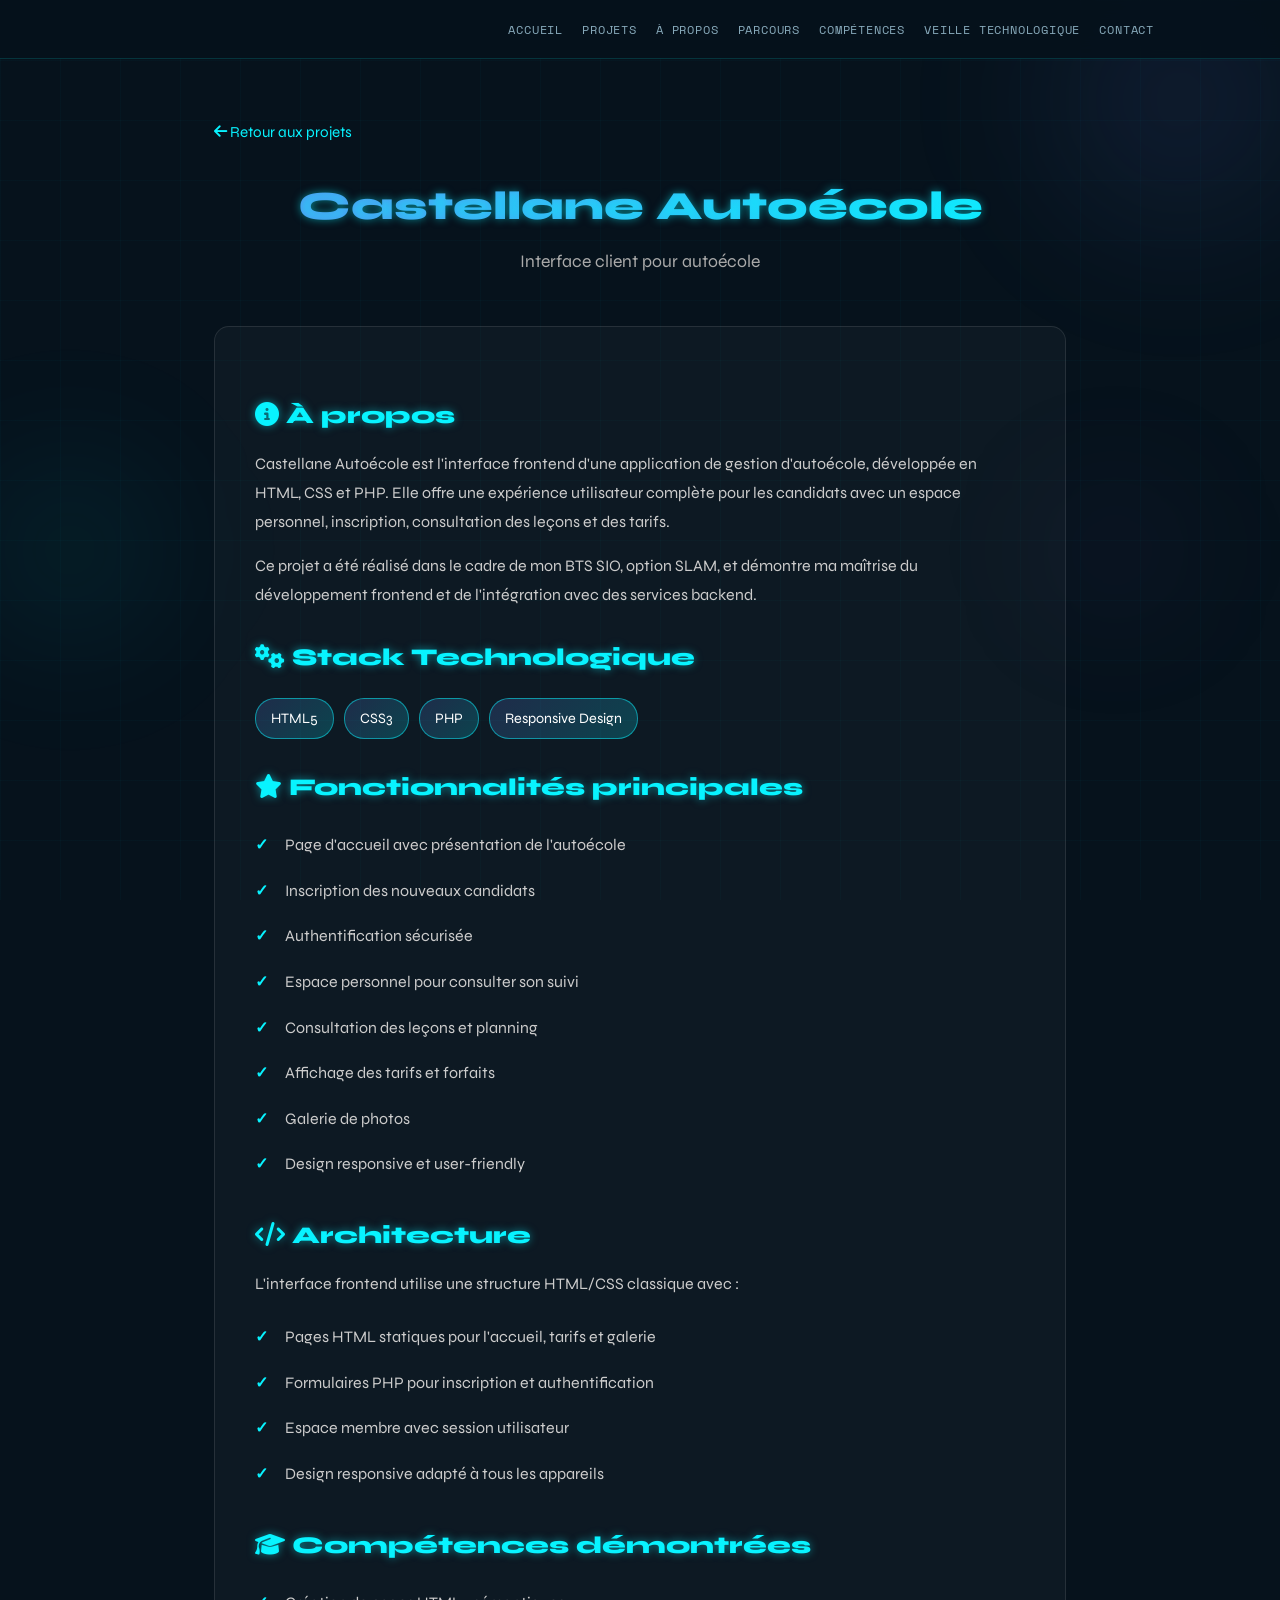
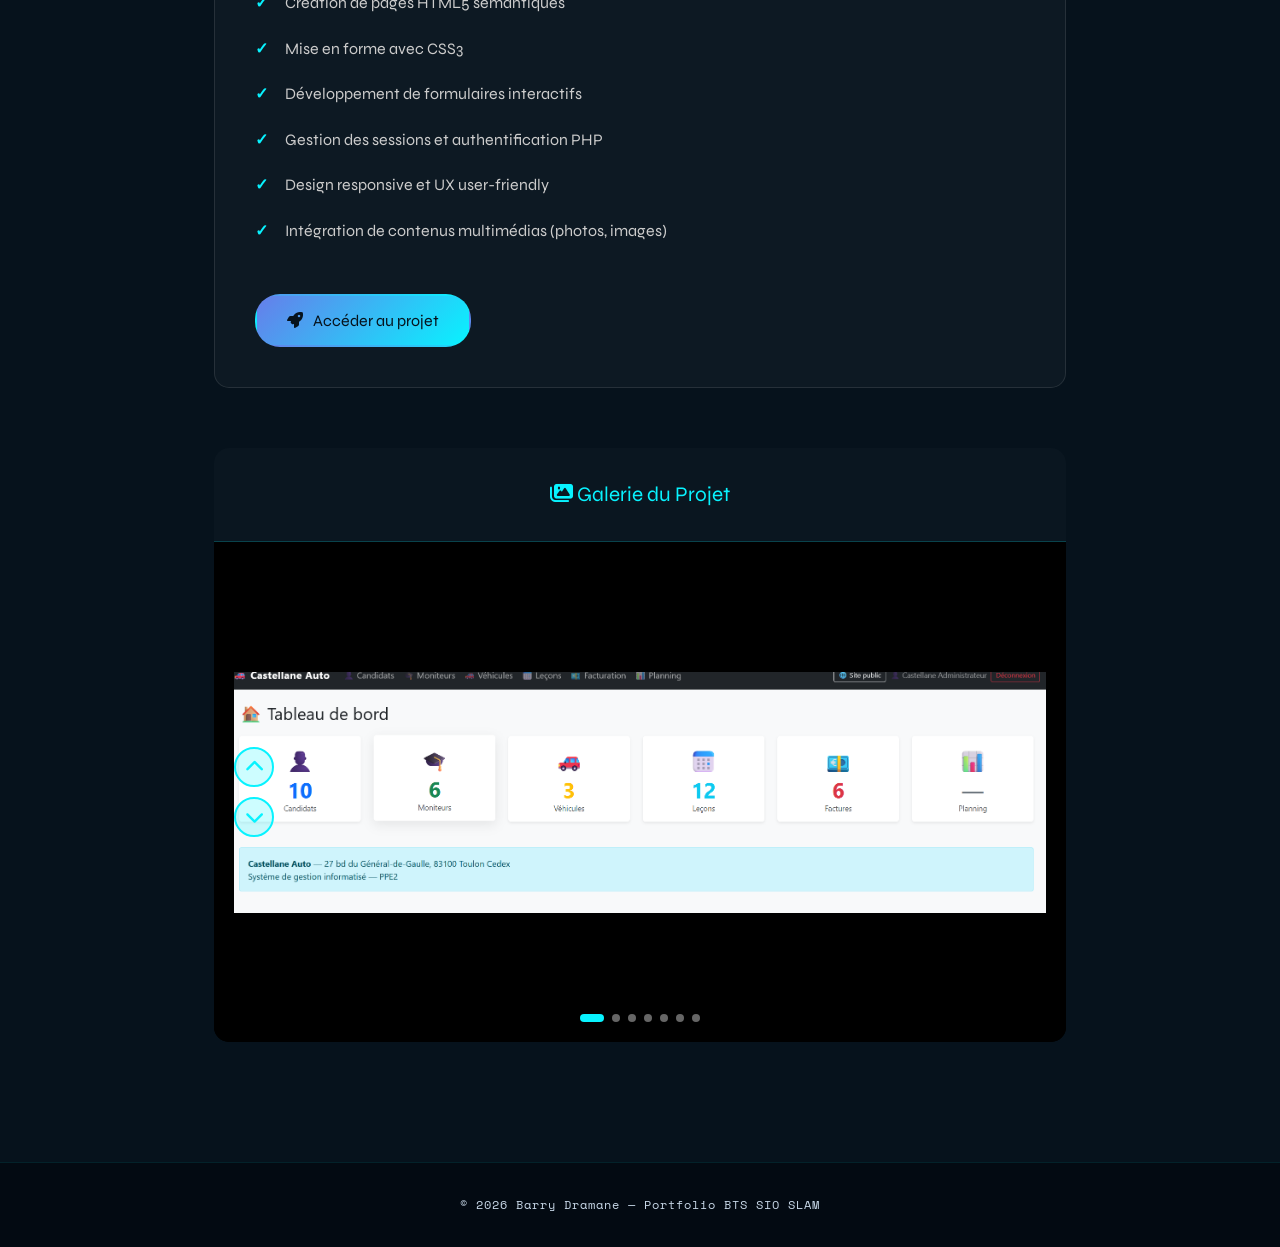
<file: castellane-autoecole.html>
<!DOCTYPE html>
<html lang="fr">
<head>
    <meta charset="UTF-8">
    <meta name="viewport" content="width=device-width, initial-scale=1.0">
    <title>Castellane Autoécole — Projet</title>
    <link rel="stylesheet" href="style.css">
    <link rel="stylesheet" href="https://cdnjs.cloudflare.com/ajax/libs/font-awesome/6.4.0/css/all.min.css">
    <style>
        .project-detail {
            padding: 60px 20px;
            min-height: 100vh;
        }
        .project-detail .container {
            max-width: 900px;
        }
        .project-header {
            text-align: center;
            margin-bottom: 50px;
        }
        .project-header h1 {
            font-size: 2.5em;
            margin-bottom: 10px;
            background: linear-gradient(135deg, #667eea, #08f3ff);
            -webkit-background-clip: text;
            -webkit-text-fill-color: transparent;
        }
        .project-header p {
            font-size: 1.1em;
            color: #aaa;
        }
        .project-content {
            background: rgba(255,255,255,0.03);
            border: 1px solid rgba(255,255,255,0.1);
            border-radius: 15px;
            padding: 40px;
            margin-bottom: 30px;
        }
        .project-content h2 {
            margin: 30px 0 15px 0;
            color: #08f3ff;
        }
        .project-content p {
            line-height: 1.8;
            margin-bottom: 15px;
            color: #ccc;
        }
        .tech-stack {
            display: flex;
            flex-wrap: wrap;
            gap: 10px;
            margin: 20px 0;
        }
        .tech-badge {
            background: linear-gradient(135deg, rgba(102, 126, 234, 0.2), rgba(8, 243, 255, 0.2));
            border: 1px solid rgba(8, 243, 255, 0.5);
            padding: 8px 15px;
            border-radius: 20px;
            font-size: 0.9em;
        }
        .features-list {
            list-style: none;
            padding: 0;
        }
        .features-list li {
            padding: 10px 0;
            padding-left: 30px;
            position: relative;
            color: #ccc;
        }
        .features-list li:before {
            content: "✓";
            position: absolute;
            left: 0;
            color: #08f3ff;
            font-weight: bold;
        }
        .access-buttons {
            display: flex;
            gap: 20px;
            margin-top: 40px;
            flex-wrap: wrap;
        }
        .access-btn {
            padding: 12px 30px;
            border: 2px solid #08f3ff;
            background: transparent;
            color: #08f3ff;
            border-radius: 25px;
            font-size: 1em;
            cursor: pointer;
            transition: all 0.3s ease;
            text-decoration: none;
            display: inline-flex;
            align-items: center;
            gap: 10px;
        }
        .access-btn:hover {
            background: rgba(8, 243, 255, 0.1);
            transform: translateY(-2px);
        }
        .access-btn.primary {
            background: linear-gradient(135deg, #667eea, #08f3ff);
            border-color: transparent;
            color: #06121c;
        }
        .access-btn.primary:hover {
            transform: translateY(-2px);
            box-shadow: 0 8px 20px rgba(8, 243, 255, 0.3);
        }
        .back-link {
            display: inline-block;
            margin-bottom: 30px;
            color: #08f3ff;
            text-decoration: none;
            font-size: 0.95em;
        }
        .back-link:hover {
            text-decoration: underline;
        }

        /* Carousel TikTok Style */
        .carousel-section {
            margin: 60px 0;
            background: rgba(255,255,255,0.02);
            border-radius: 15px;
            overflow: hidden;
        }
        .carousel-header {
            text-align: center;
            padding: 30px 20px;
            color: #08f3ff;
            font-size: 1.3em;
            border-bottom: 1px solid rgba(8, 243, 255, 0.2);
        }
        .carousel-container {
            position: relative;
            width: 100%;
            height: 500px;
            overflow: hidden;
            background: #000;
        }
        .carousel-wrapper {
            display: flex;
            flex-direction: column;
            height: 100%;
            position: relative;
        }
        .carousel-slide {
            flex-shrink: 0;
            width: 100%;
            height: 100%;
            display: flex;
            align-items: center;
            justify-content: center;
            position: absolute;
            opacity: 0;
            transition: opacity 0.6s ease-in-out;
        }
        .carousel-slide.active {
            opacity: 1;
            position: relative;
        }
        .carousel-slide img {
            width: 100%;
            height: 100%;
            object-fit: contain;
            padding: 20px;
            background: #000;
        }
        .carousel-nav {
            position: absolute;
            bottom: 20px;
            left: 50%;
            transform: translateX(-50%);
            display: flex;
            gap: 8px;
            z-index: 10;
        }
        .carousel-dot {
            width: 8px;
            height: 8px;
            border-radius: 50%;
            background: rgba(255,255,255,0.4);
            cursor: pointer;
            transition: all 0.3s ease;
        }
        .carousel-dot.active {
            background: #08f3ff;
            width: 24px;
            border-radius: 4px;
        }
        .carousel-controls {
            position: absolute;
            left: 20px;
            top: 50%;
            transform: translateY(-50%);
            z-index: 10;
            display: flex;
            flex-direction: column;
            gap: 10px;
        }
        .carousel-btn {
            width: 40px;
            height: 40px;
            background: rgba(8, 243, 255, 0.2);
            border: 2px solid #08f3ff;
            color: #08f3ff;
            border-radius: 50%;
            cursor: pointer;
            display: flex;
            align-items: center;
            justify-content: center;
            transition: all 0.3s ease;
            font-size: 1.2em;
        }
        .carousel-btn:hover {
            background: rgba(8, 243, 255, 0.3);
            transform: scale(1.1);
        }
        @media (max-width: 768px) {
            .carousel-container {
                height: 400px;
            }
            .carousel-controls {
                display: none;
            }
        }
    </style>
</head>
<body>
    <!-- Orbs décoratifs -->
    <div class="orb orb-1"></div>
    <div class="orb orb-2"></div>
    <div class="orb orb-3"></div>

    <!-- Navigation -->
    <nav class="navbar">
        <div class="container">
            <div class="logo">BD.</div>
            <button class="hamburger" id="hamburger" aria-label="Menu">
                <span></span><span></span><span></span>
            </button>
            <ul class="nav-links" id="navLinks">
                <li><a href="index.html#home">Accueil</a></li>
                <li><a href="index.html#projets">Projets</a></li>
                <li><a href="index.html#about">À propos</a></li>
                <li><a href="index.html#parcours">Parcours</a></li>
                <li><a href="index.html#competences">Compétences</a></li>
                <li><a href="index.html#veille">Veille Technologique</a></li>
                <li><a href="index.html#contact">Contact</a></li>
            </ul>
        </div>
    </nav>

    <!-- Contenu du projet -->
    <section class="project-detail">
        <div class="container">
            <a href="index.html#projets" class="back-link">
                <i class="fas fa-arrow-left"></i> Retour aux projets
            </a>

            <div class="project-header">
                <h1>Castellane Autoécole</h1>
                <p>Interface client pour autoécole</p>
            </div>

            <div class="project-content">
                <h2><i class="fas fa-info-circle"></i> À propos</h2>
                <p>Castellane Autoécole est l'interface frontend d'une application de gestion d'autoécole, développée en HTML, CSS et PHP. Elle offre une expérience utilisateur complète pour les candidats avec un espace personnel, inscription, consultation des leçons et des tarifs.</p>
                <p>Ce projet a été réalisé dans le cadre de mon BTS SIO, option SLAM, et démontre ma maîtrise du développement frontend et de l'intégration avec des services backend.</p>

                <h2><i class="fas fa-cogs"></i> Stack Technologique</h2>
                <div class="tech-stack">
                    <span class="tech-badge">HTML5</span>
                    <span class="tech-badge">CSS3</span>
                    <span class="tech-badge">PHP</span>
                    <span class="tech-badge">Responsive Design</span>
                </div>

                <h2><i class="fas fa-star"></i> Fonctionnalités principales</h2>
                <ul class="features-list">
                    <li>Page d'accueil avec présentation de l'autoécole</li>
                    <li>Inscription des nouveaux candidats</li>
                    <li>Authentification sécurisée</li>
                    <li>Espace personnel pour consulter son suivi</li>
                    <li>Consultation des leçons et planning</li>
                    <li>Affichage des tarifs et forfaits</li>
                    <li>Galerie de photos</li>
                    <li>Design responsive et user-friendly</li>
                </ul>

                <h2><i class="fas fa-code"></i> Architecture</h2>
                <p>L'interface frontend utilise une structure HTML/CSS classique avec :</p>
                <ul class="features-list">
                    <li>Pages HTML statiques pour l'accueil, tarifs et galerie</li>
                    <li>Formulaires PHP pour inscription et authentification</li>
                    <li>Espace membre avec session utilisateur</li>
                    <li>Design responsive adapté à tous les appareils</li>
                </ul>

                <h2><i class="fas fa-graduation-cap"></i> Compétences démontrées</h2>
                <ul class="features-list">
                    <li>Création de pages HTML5 sémantiques</li>
                    <li>Mise en forme avec CSS3</li>
                    <li>Développement de formulaires interactifs</li>
                    <li>Gestion des sessions et authentification PHP</li>
                    <li>Design responsive et UX user-friendly</li>
                    <li>Intégration de contenus multimédias (photos, images)</li>
                </ul>

                <div class="access-buttons">
                    <a href="Castellane_AutoEcole/projet_autoecole/front/accueil.htm" class="access-btn primary" target="_blank">
                        <i class="fas fa-rocket"></i> Accéder au projet
                    </a>
                </div>
            </div>

            <!-- Carousel TikTok Style -->
            <div class="carousel-section">
                <div class="carousel-header">
                    <i class="fas fa-images"></i> Galerie du Projet
                </div>
                <div class="carousel-container">
                    <div class="carousel-wrapper" id="carouselWrapper">
                        <div class="carousel-slide active">
                            <img src="IMAGE CASTELLANE/IMG1.png" alt="Image 1">
                        </div>
                        <div class="carousel-slide">
                            <img src="IMAGE CASTELLANE/IMG2.png" alt="Image 2">
                        </div>
                        <div class="carousel-slide">
                            <img src="IMAGE CASTELLANE/IMG3.png" alt="Image 3">
                        </div>
                        <div class="carousel-slide">
                            <img src="IMAGE CASTELLANE/IMG4.png" alt="Image 4">
                        </div>
                        <div class="carousel-slide">
                            <img src="IMAGE CASTELLANE/IMG5.png" alt="Image 5">
                        </div>
                        <div class="carousel-slide">
                            <img src="IMAGE CASTELLANE/IMG6.png" alt="Image 6">
                        </div>
                        <div class="carousel-slide">
                            <img src="IMAGE CASTELLANE/IMG7.png" alt="Image 7">
                        </div>
                    </div>

                    <!-- Navigation Points -->
                    <div class="carousel-nav" id="carouselNav"></div>

                    <!-- Contrôles -->
                    <div class="carousel-controls">
                        <button class="carousel-btn" id="prevBtn" aria-label="Précédent">
                            <i class="fas fa-chevron-up"></i>
                        </button>
                        <button class="carousel-btn" id="nextBtn" aria-label="Suivant">
                            <i class="fas fa-chevron-down"></i>
                        </button>
                    </div>
                </div>
            </div>
        </div>
    </section>

    <!-- Footer -->
    <footer>
        <div class="container">
            <p>&copy; 2026 Barry Dramane — Portfolio BTS SIO SLAM</p>
        </div>
    </footer>

    <script src="script.js"></script>
    <script>
        // Carousel TikTok Style
        const wrapper = document.getElementById('carouselWrapper');
        const slides = document.querySelectorAll('.carousel-slide');
        const navContainer = document.getElementById('carouselNav');
        const prevBtn = document.getElementById('prevBtn');
        const nextBtn = document.getElementById('nextBtn');
        let currentIndex = 0;

        // Créer les points de navigation
        slides.forEach((_, index) => {
            const dot = document.createElement('div');
            dot.className = `carousel-dot ${index === 0 ? 'active' : ''}`;
            dot.addEventListener('click', () => goToSlide(index));
            navContainer.appendChild(dot);
        });

        const dots = document.querySelectorAll('.carousel-dot');

        function updateCarousel() {
            slides.forEach((slide, index) => {
                slide.classList.remove('active');
                dots[index].classList.remove('active');
            });
            slides[currentIndex].classList.add('active');
            dots[currentIndex].classList.add('active');
        }

        function nextSlide() {
            currentIndex = (currentIndex + 1) % slides.length;
            updateCarousel();
        }

        function prevSlide() {
            currentIndex = (currentIndex - 1 + slides.length) % slides.length;
            updateCarousel();
        }

        function goToSlide(index) {
            currentIndex = index;
            updateCarousel();
        }

        // Boutons
        nextBtn.addEventListener('click', nextSlide);
        prevBtn.addEventListener('click', prevSlide);

        // Auto-play (change toutes les 5 secondes)
        setInterval(nextSlide, 5000);

        // Clavier
        document.addEventListener('keydown', (e) => {
            if (e.key === 'ArrowDown') nextSlide();
            if (e.key === 'ArrowUp') prevSlide();
        });
    </script>
</body>
</html>
</file>
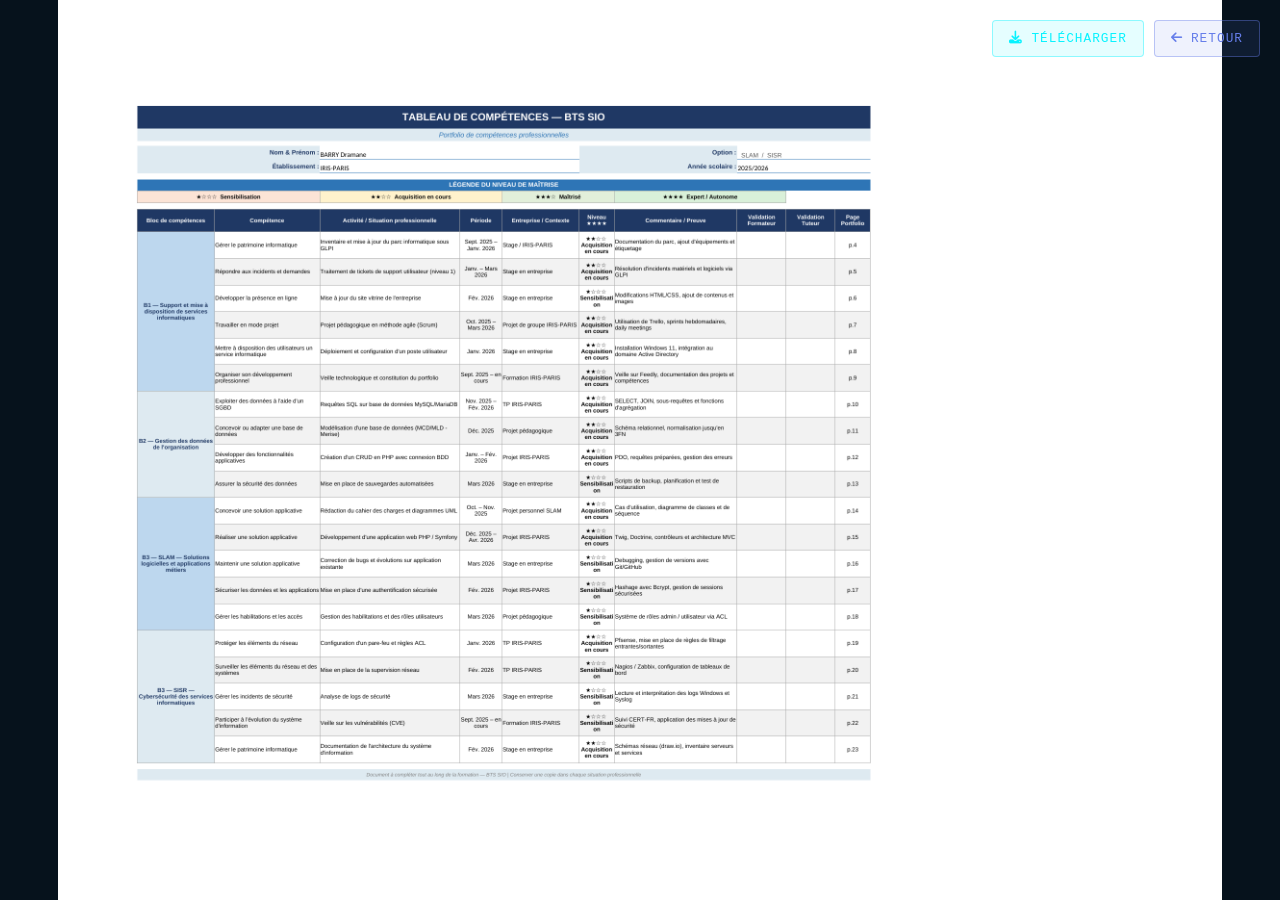
<file: tableau-full.html>
<!DOCTYPE html>
<html lang="fr">
<head>
    <meta charset="UTF-8">
    <meta name="viewport" content="width=device-width, initial-scale=1.0">
    <title>Tableau des Compétences — Barry Dramane</title>
    <link rel="stylesheet" href="https://cdnjs.cloudflare.com/ajax/libs/font-awesome/6.4.0/css/all.min.css">
    <style>
        * { margin: 0; padding: 0; box-sizing: border-box; }

        body {
            width: 100vw;
            height: 100vh;
            overflow: hidden;
            display: flex;
            flex-direction: column;
            align-items: center;
            justify-content: center;
            background: #06121c;
        }

        .tableau-container {
            width: 100%;
            height: 100%;
            display: flex;
            align-items: center;
            justify-content: center;
            padding: 0;
        }

        .tableau-image {
            width: 100%;
            height: 100%;
            object-fit: contain;
            display: block;
        }

        .controls {
            position: fixed;
            top: 20px;
            right: 20px;
            display: flex;
            gap: 10px;
            z-index: 1000;
        }

        .control-btn {
            display: inline-flex;
            align-items: center;
            gap: 8px;
            padding: 10px 16px;
            background: rgba(8, 243, 255, 0.1);
            border: 1px solid rgba(8, 243, 255, 0.4);
            border-radius: 4px;
            color: #08f3ff;
            cursor: pointer;
            font-family: 'Courier New', monospace;
            font-size: 0.8rem;
            text-transform: uppercase;
            letter-spacing: 1px;
            transition: 0.3s;
            text-decoration: none;
        }

        .control-btn:hover {
            background: rgba(8, 243, 255, 0.2);
            border-color: rgba(8, 243, 255, 0.6);
        }

        .control-btn.back {
            background: rgba(102, 126, 234, 0.1);
            border-color: rgba(102, 126, 234, 0.4);
            color: #667eea;
        }

        .control-btn.back:hover {
            background: rgba(102, 126, 234, 0.2);
            border-color: rgba(102, 126, 234, 0.6);
        }
    </style>
</head>
<body>
    <div class="controls">
        <button class="control-btn" id="downloadBtn">
            <i class="fas fa-download"></i> Télécharger
        </button>
        <a href="index.html" class="control-btn back">
            <i class="fas fa-arrow-left"></i> Retour
        </a>
    </div>

    <div class="tableau-container">
        <img src="tableau_competences_capture.png" alt="Tableau des compétences BTS SIO" class="tableau-image">
    </div>

    <script>
        document.getElementById('downloadBtn').addEventListener('click', function() {
            const link = document.createElement('a');
            link.href = 'tableau_competences_capture.png';
            link.download = 'Tableau_Competences_Barry_Dramane.png';
            document.body.appendChild(link);
            link.click();
            document.body.removeChild(link);
        });
    </script>
</body>
</html>
</file>
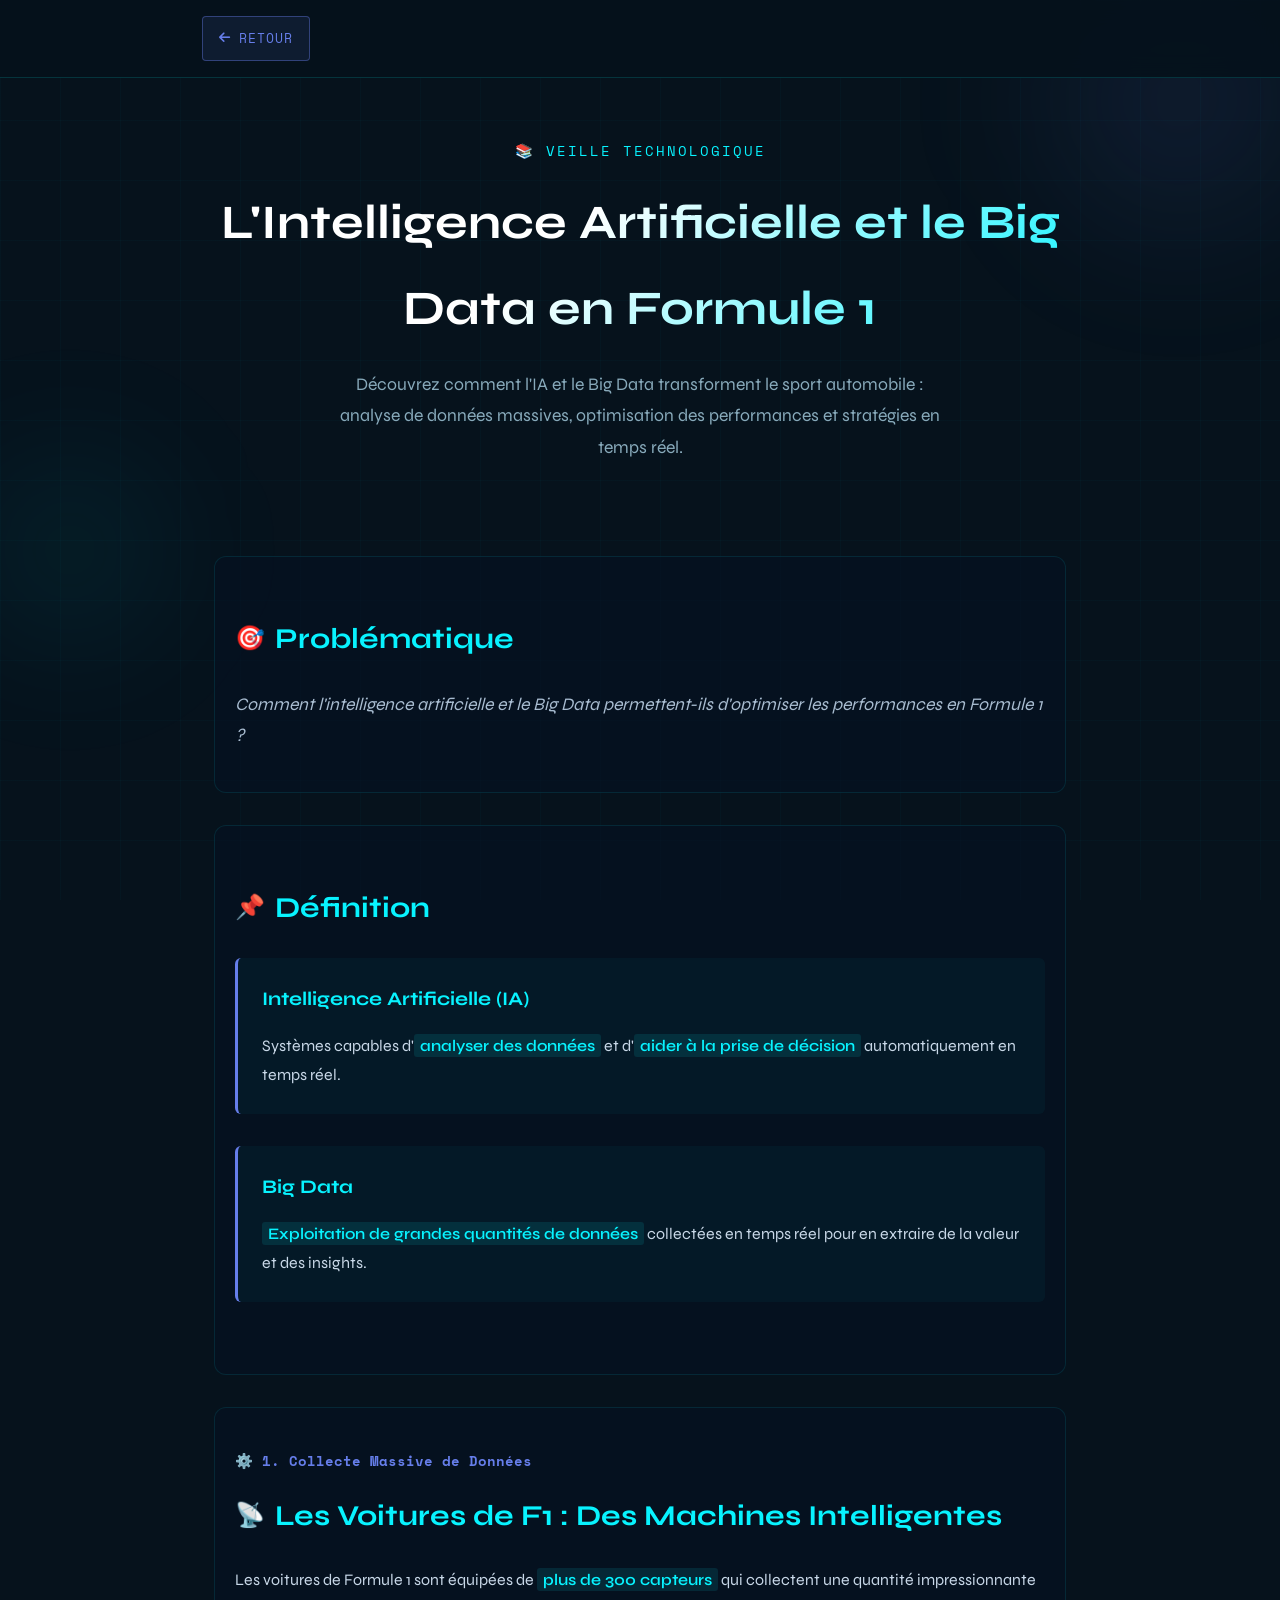
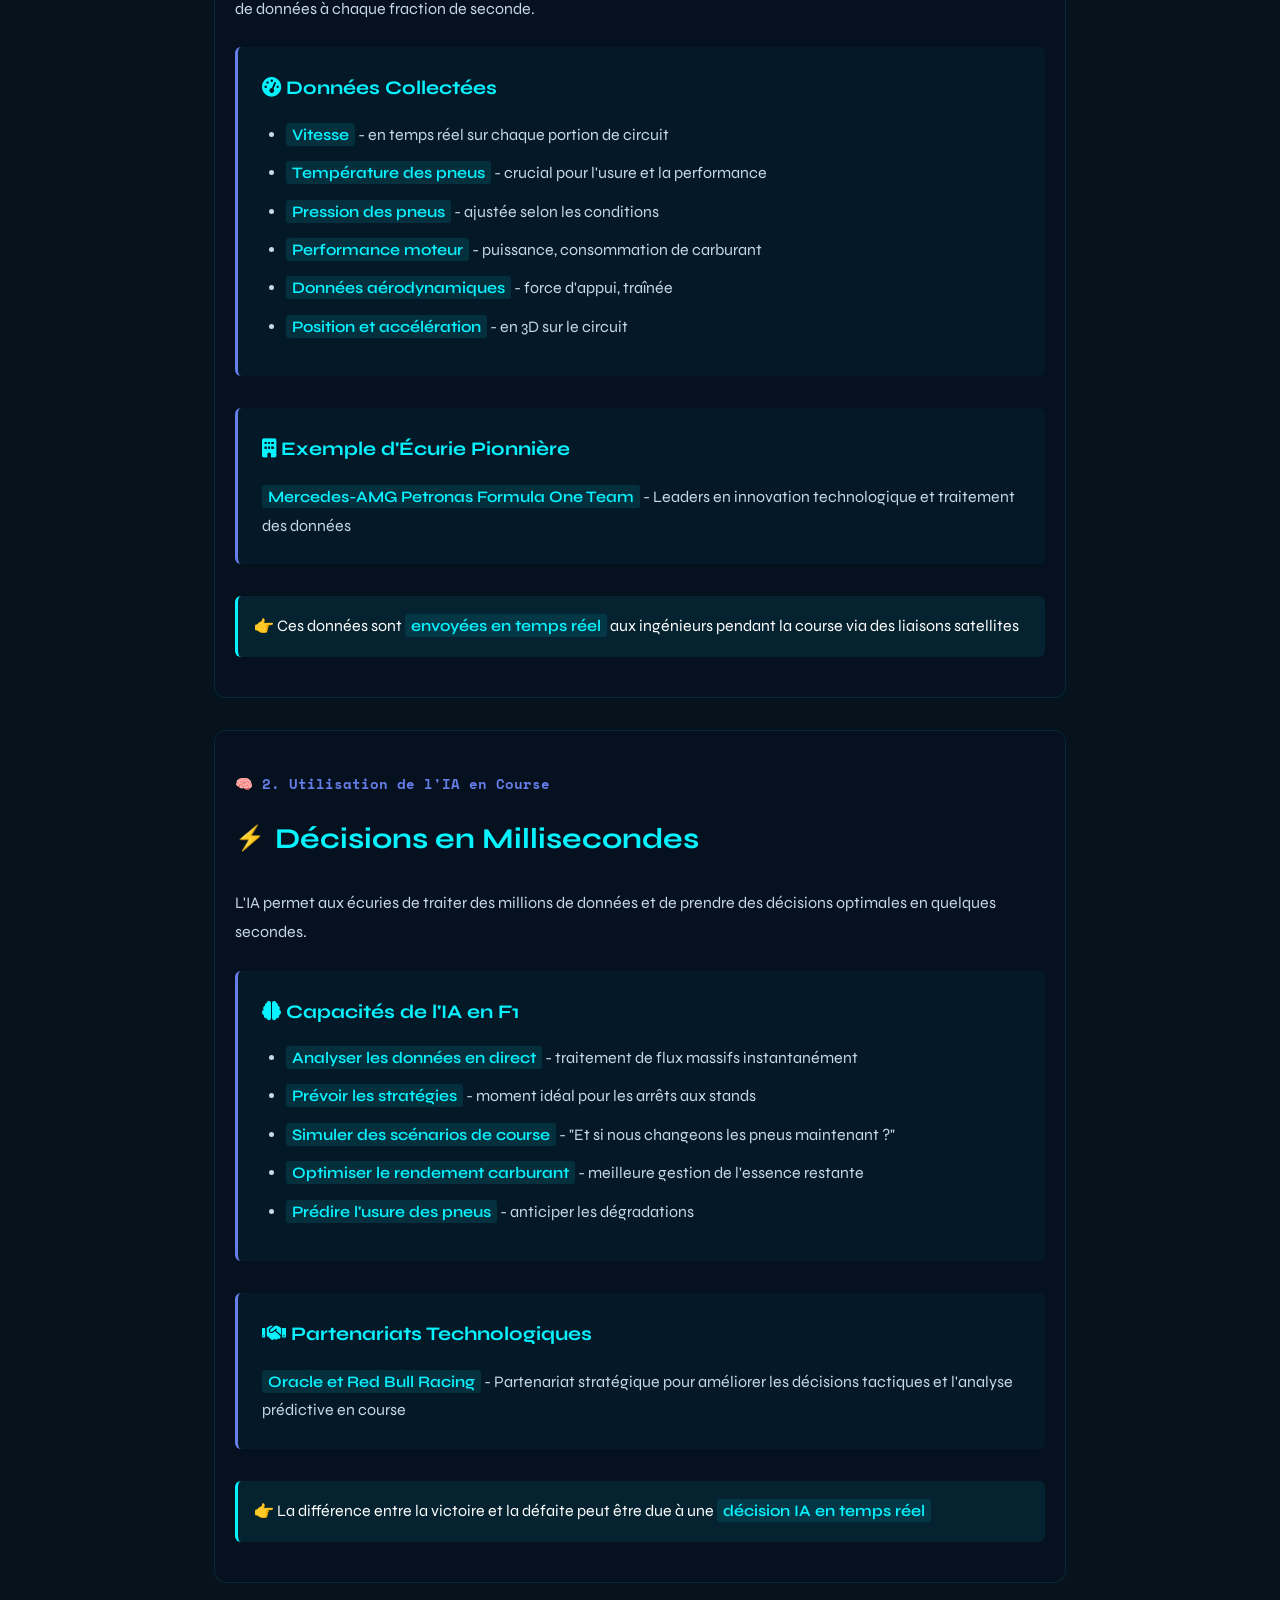
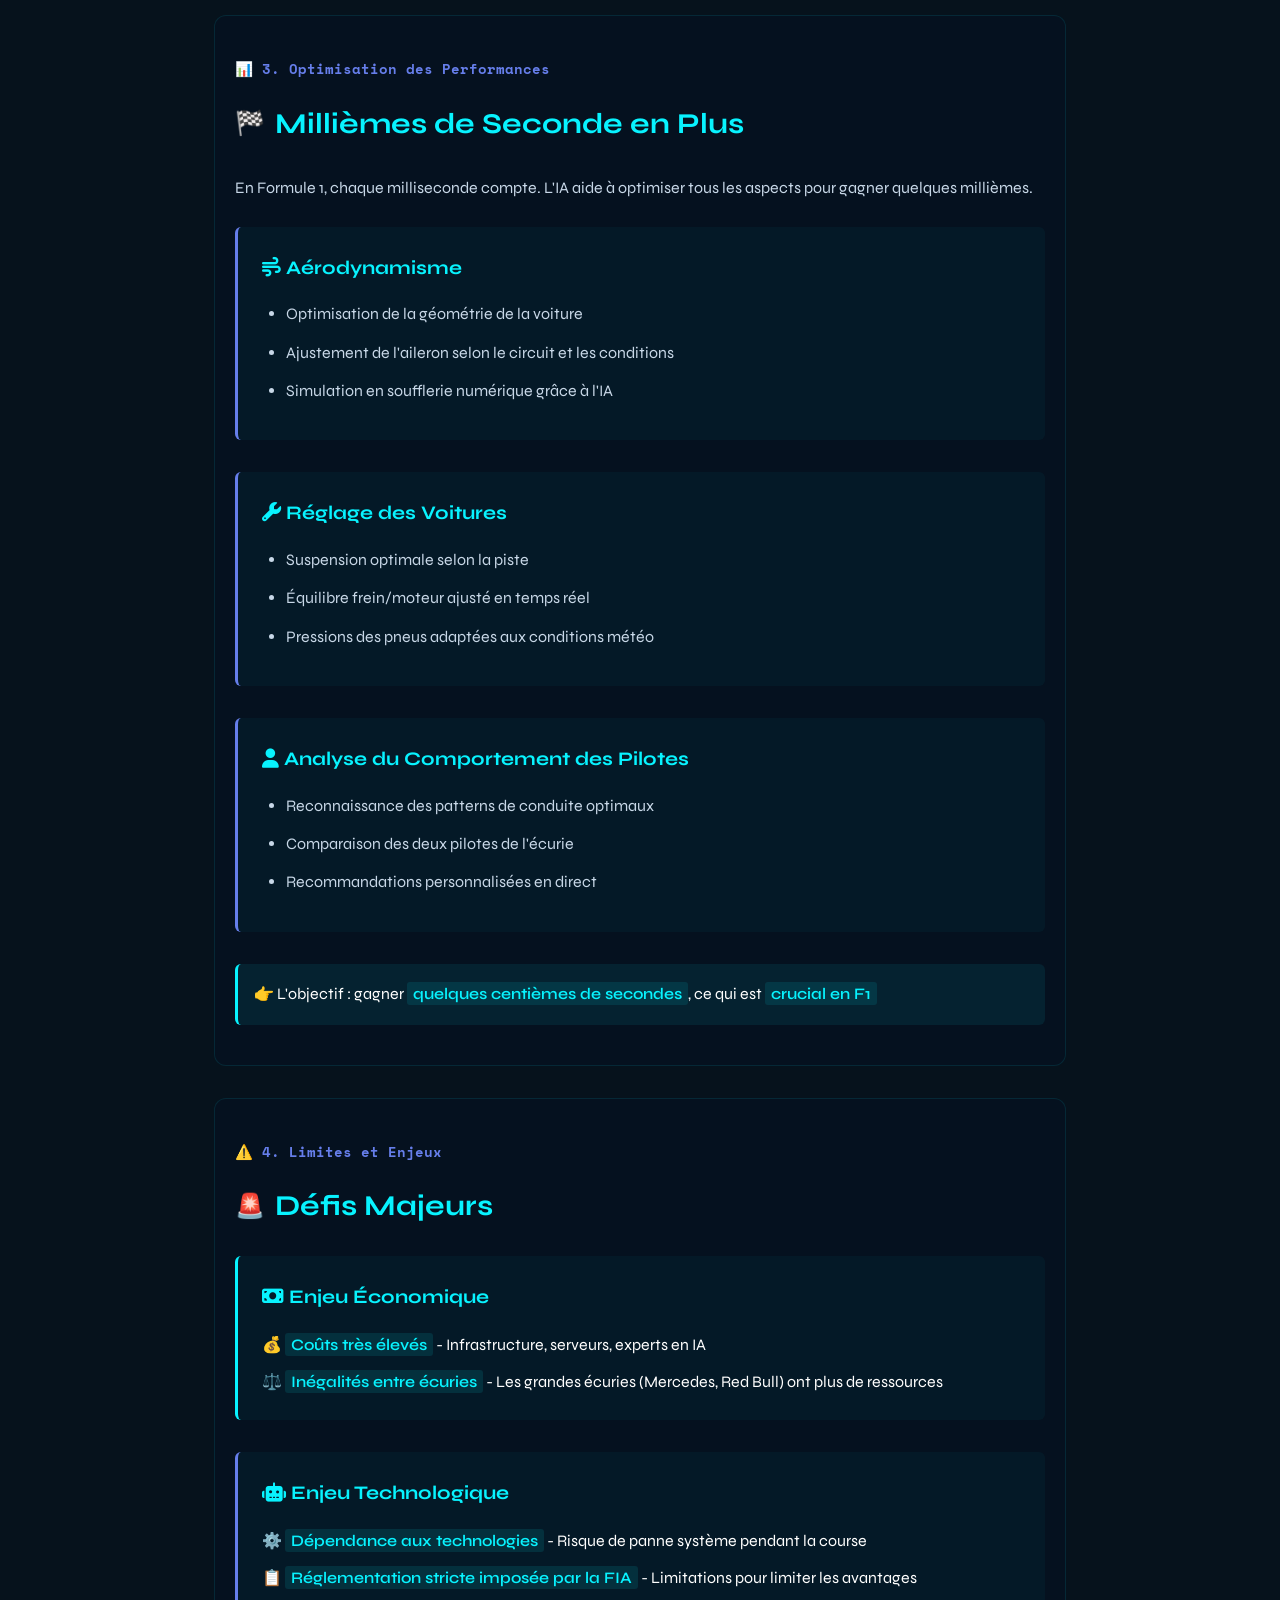
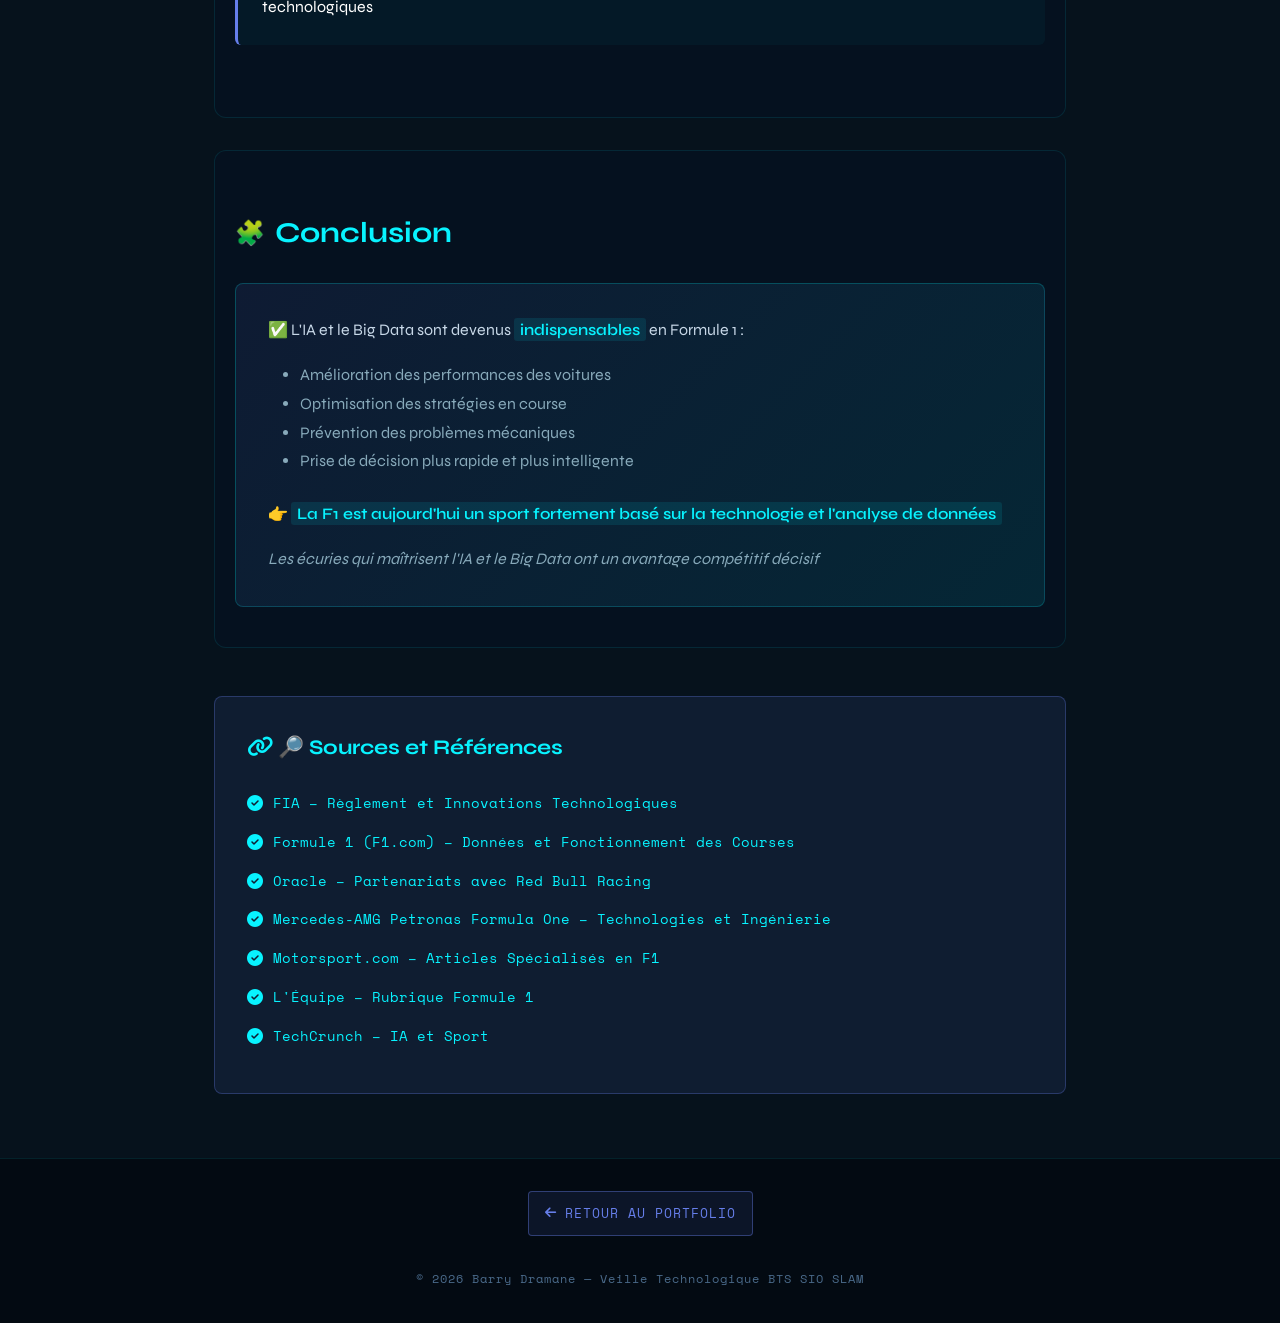
<file: veille-f1-ia.html>
<!DOCTYPE html>
<html lang="fr">
<head>
    <meta charset="UTF-8">
    <meta name="viewport" content="width=device-width, initial-scale=1.0">
    <title>Veille Technologique - IA et Big Data en Formule 1 | Barry Dramane</title>
    <link rel="stylesheet" href="https://cdnjs.cloudflare.com/ajax/libs/font-awesome/6.4.0/css/all.min.css">
    <style>
        @import url('https://fonts.googleapis.com/css2?family=Space+Mono:wght@400;700&family=Syne:wght@400;600;700;800&display=swap');

        * { margin: 0; padding: 0; box-sizing: border-box; }

        :root {
            --cyan: #08f3ff;
            --dark-bg: #06121c;
            --card-bg: rgba(10, 20, 40, 0.85);
            --accent: #667eea;
            --glow: 0 0 20px rgba(8, 243, 255, 0.3);
        }

        body {
            font-family: 'Syne', sans-serif;
            line-height: 1.8;
            color: #ffffff;
            background: var(--dark-bg);
            min-height: 100vh;
            overflow-x: hidden;
        }

        body::before {
            content: '';
            position: fixed;
            inset: 0;
            background-image:
                linear-gradient(rgba(8, 243, 255, 0.025) 1px, transparent 1px),
                linear-gradient(90deg, rgba(8, 243, 255, 0.025) 1px, transparent 1px);
            background-size: 60px 60px;
            pointer-events: none;
            z-index: 0;
        }

        .orb { position: fixed; border-radius: 50%; pointer-events: none; z-index: 0; filter: blur(60px); }
        .orb-1 { width: 400px; height: 400px; background: radial-gradient(circle, rgba(102,126,234,0.12), transparent 70%); top: -100px; right: -100px; animation: floatOrb 8s ease-in-out infinite; }
        .orb-2 { width: 300px; height: 300px; background: radial-gradient(circle, rgba(8,243,255,0.08), transparent 70%); bottom: 200px; left: -80px; animation: floatOrb 11s ease-in-out infinite reverse; }

        @keyframes floatOrb {
            0%,100% { transform: translate(0,0); }
            33% { transform: translate(-20px,30px); }
            66% { transform: translate(15px,-20px); }
        }

        @keyframes fadeUp {
            from { opacity: 0; transform: translateY(30px); }
            to { opacity: 1; transform: translateY(0); }
        }

        @keyframes slideIn {
            from { opacity: 0; transform: translateX(-20px); }
            to { opacity: 1; transform: translateX(0); }
        }

        .container { max-width: 900px; margin: 0 auto; padding: 0 24px; position: relative; z-index: 2; }

        /* Navigation */
        .navbar {
            background: rgba(6,18,28,0.92);
            padding: 1rem 0;
            position: sticky;
            top: 0;
            z-index: 1000;
            backdrop-filter: blur(12px);
            border-bottom: 1px solid rgba(8,243,255,0.15);
            padding-right: 24px;
        }

        .navbar .container { display: flex; justify-content: space-between; align-items: center; }

        .nav-link { font-family: 'Space Mono', monospace; color: #8ab; font-size: 0.75rem; letter-spacing: 0.8px; text-transform: uppercase; text-decoration: none; transition: 0.3s; }

        .nav-link:hover { color: var(--cyan); }

        /* Header */
        .header {
            padding: 60px 20px;
            text-align: center;
            animation: fadeUp 0.9s ease both;
        }

        .header-title {
            font-size: clamp(2rem, 5vw, 3rem);
            margin-bottom: 1rem;
            background: linear-gradient(135deg, #fff 40%, var(--cyan));
            -webkit-background-clip: text;
            -webkit-text-fill-color: transparent;
            background-clip: text;
        }

        .header-tag {
            font-family: 'Space Mono', monospace;
            font-size: 0.9rem;
            color: var(--cyan);
            letter-spacing: 2px;
            text-transform: uppercase;
            margin-bottom: 1rem;
        }

        .header-desc { color: #8ab; font-size: 1.1rem; max-width: 600px; margin: 0 auto; }

        /* Sections */
        .section {
            padding: 40px 20px;
            background: rgba(6, 17, 34, 0.6);
            margin: 2rem 0;
            border-radius: 12px;
            border: 1px solid rgba(8, 243, 255, 0.1);
            animation: fadeUp 0.8s ease both;
        }

        .section-number { font-family: 'Space Mono', monospace; color: var(--accent); font-weight: 700; font-size: 0.9rem; }

        .section-title {
            font-size: 1.8rem;
            color: var(--cyan);
            margin-bottom: 1.5rem;
            margin-top: 1rem;
            display: flex;
            align-items: center;
            gap: 10px;
        }

        .section-title .icon { font-size: 1.5rem; }

        .subsection {
            margin-bottom: 2rem;
            padding: 1.5rem;
            background: rgba(8, 243, 255, 0.04);
            border-left: 3px solid var(--accent);
            border-radius: 6px;
            animation: slideIn 0.6s ease both;
        }

        .subsection h3 {
            color: var(--cyan);
            margin-bottom: 1rem;
            font-size: 1.2rem;
        }

        .subsection ul { margin-left: 1.5rem; }

        .subsection li {
            margin-bottom: 0.8rem;
            color: #c8d8e8;
            line-height: 1.6;
        }

        .highlight {
            color: var(--cyan);
            font-weight: 600;
            padding: 2px 6px;
            background: rgba(8, 243, 255, 0.1);
            border-radius: 3px;
        }

        .arrow { color: var(--accent); font-weight: 700; }

        /* Sources */
        .sources-section {
            background: rgba(102, 126, 234, 0.1);
            border: 1px solid rgba(102, 126, 234, 0.3);
            padding: 2rem;
            border-radius: 8px;
            margin-top: 3rem;
        }

        .sources-section h3 {
            color: var(--cyan);
            margin-bottom: 1.5rem;
            font-size: 1.3rem;
        }

        .sources-list { list-style: none; }

        .sources-list li {
            margin-bottom: 0.8rem;
            display: flex;
            align-items: center;
            gap: 10px;
        }

        .sources-list a {
            color: var(--cyan);
            text-decoration: none;
            transition: 0.3s;
            font-family: 'Space Mono', monospace;
            font-size: 0.9rem;
        }

        .sources-list a:hover {
            opacity: 0.7;
            text-decoration: underline;
        }

        /* Footer */
        .footer {
            margin-top: 4rem;
            padding: 2rem;
            text-align: center;
            background: rgba(4, 10, 18, 0.95);
            border-top: 1px solid rgba(8, 243, 255, 0.1);
        }

        .back-btn {
            display: inline-flex;
            align-items: center;
            gap: 8px;
            padding: 10px 16px;
            background: rgba(102, 126, 234, 0.1);
            border: 1px solid rgba(102, 126, 234, 0.4);
            border-radius: 4px;
            color: var(--accent);
            cursor: pointer;
            font-family: 'Space Mono', monospace;
            font-size: 0.8rem;
            text-transform: uppercase;
            letter-spacing: 1px;
            transition: 0.3s;
            text-decoration: none;
        }

        .back-btn:hover {
            background: rgba(102, 126, 234, 0.2);
            border-color: rgba(102, 126, 234, 0.6);
        }

        /* Responsive */
        @media (max-width: 768px) {
            .section { padding: 1.5rem; }
            .subsection { padding: 1rem; }
            .section-title { font-size: 1.3rem; }
        }
    </style>
</head>
<body>
    <div class="orb orb-1"></div>
    <div class="orb orb-2"></div>

    <!-- Navigation -->
    <nav class="navbar">
        <div class="container">
            <a href="index.html" class="nav-link back-btn">
                <i class="fas fa-arrow-left"></i> Retour
            </a>
        </div>
    </nav>

    <!-- Header -->
    <div class="header">
        <div class="container">
            <div class="header-tag">📚 Veille Technologique</div>
            <h1 class="header-title">L'Intelligence Artificielle et le Big Data en Formule 1</h1>
            <p class="header-desc">Découvrez comment l'IA et le Big Data transforment le sport automobile : analyse de données massives, optimisation des performances et stratégies en temps réel.</p>
        </div>
    </div>

    <!-- Problématique -->
    <div class="container">
        <div class="section">
            <h2 class="section-title"><span class="icon">🎯</span> Problématique</h2>
            <p style="font-size: 1.1rem; color: #a8bcd0; font-style: italic;">Comment l'intelligence artificielle et le Big Data permettent-ils d'optimiser les performances en Formule 1 ?</p>
        </div>

        <!-- Définition -->
        <div class="section">
            <h2 class="section-title"><span class="icon">📌</span> Définition</h2>
            <div class="subsection">
                <h3>Intelligence Artificielle (IA)</h3>
                <p style="color: #c8d8e8;">Systèmes capables d'<span class="highlight">analyser des données</span> et d'<span class="highlight">aider à la prise de décision</span> automatiquement en temps réel.</p>
            </div>
            <div class="subsection">
                <h3>Big Data</h3>
                <p style="color: #c8d8e8;"><span class="highlight">Exploitation de grandes quantités de données</span> collectées en temps réel pour en extraire de la valeur et des insights.</p>
            </div>
        </div>

        <!-- Collecte de Données -->
        <div class="section">
            <div class="section-number">⚙️ 1. Collecte Massive de Données</div>
            <h2 class="section-title"><span class="icon">📡</span> Les Voitures de F1 : Des Machines Intelligentes</h2>

            <p style="color: #c8d8e8; margin-bottom: 1.5rem;">Les voitures de Formule 1 sont équipées de <span class="highlight">plus de 300 capteurs</span> qui collectent une quantité impressionnante de données à chaque fraction de seconde.</p>

            <div class="subsection">
                <h3><i class="fas fa-tachometer-alt"></i> Données Collectées</h3>
                <ul>
                    <li><span class="highlight">Vitesse</span> - en temps réel sur chaque portion de circuit</li>
                    <li><span class="highlight">Température des pneus</span> - crucial pour l'usure et la performance</li>
                    <li><span class="highlight">Pression des pneus</span> - ajustée selon les conditions</li>
                    <li><span class="highlight">Performance moteur</span> - puissance, consommation de carburant</li>
                    <li><span class="highlight">Données aérodynamiques</span> - force d'appui, traînée</li>
                    <li><span class="highlight">Position et accélération</span> - en 3D sur le circuit</li>
                </ul>
            </div>

            <div class="subsection">
                <h3><i class="fas fa-building"></i> Exemple d'Écurie Pionnière</h3>
                <p style="color: #c8d8e8;"><span class="highlight">Mercedes-AMG Petronas Formula One Team</span> - Leaders en innovation technologique et traitement des données</p>
            </div>

            <p style="margin-top: 1rem; padding: 1rem; background: rgba(8, 243, 255, 0.08); border-radius: 6px; border-left: 3px solid var(--cyan);">
                <span class="arrow">👉</span> Ces données sont <span class="highlight">envoyées en temps réel</span> aux ingénieurs pendant la course via des liaisons satellites
            </p>
        </div>

        <!-- Utilisation de l'IA -->
        <div class="section">
            <div class="section-number">🧠 2. Utilisation de l'IA en Course</div>
            <h2 class="section-title"><span class="icon">⚡</span> Décisions en Millisecondes</h2>

            <p style="color: #c8d8e8; margin-bottom: 1.5rem;">L'IA permet aux écuries de traiter des millions de données et de prendre des décisions optimales en quelques secondes.</p>

            <div class="subsection">
                <h3><i class="fas fa-brain"></i> Capacités de l'IA en F1</h3>
                <ul>
                    <li><span class="highlight">Analyser les données en direct</span> - traitement de flux massifs instantanément</li>
                    <li><span class="highlight">Prévoir les stratégies</span> - moment idéal pour les arrêts aux stands</li>
                    <li><span class="highlight">Simuler des scénarios de course</span> - "Et si nous changeons les pneus maintenant ?"</li>
                    <li><span class="highlight">Optimiser le rendement carburant</span> - meilleure gestion de l'essence restante</li>
                    <li><span class="highlight">Prédire l'usure des pneus</span> - anticiper les dégradations</li>
                </ul>
            </div>

            <div class="subsection">
                <h3><i class="fas fa-handshake"></i> Partenariats Technologiques</h3>
                <p style="color: #c8d8e8;"><span class="highlight">Oracle et Red Bull Racing</span> - Partenariat stratégique pour améliorer les décisions tactiques et l'analyse prédictive en course</p>
            </div>

            <p style="margin-top: 1rem; padding: 1rem; background: rgba(8, 243, 255, 0.08); border-radius: 6px; border-left: 3px solid var(--cyan);">
                <span class="arrow">👉</span> La différence entre la victoire et la défaite peut être due à une <span class="highlight">décision IA en temps réel</span>
            </p>
        </div>

        <!-- Optimisation des Performances -->
        <div class="section">
            <div class="section-number">📊 3. Optimisation des Performances</div>
            <h2 class="section-title"><span class="icon">🏁</span> Millièmes de Seconde en Plus</h2>

            <p style="color: #c8d8e8; margin-bottom: 1.5rem;">En Formule 1, chaque milliseconde compte. L'IA aide à optimiser tous les aspects pour gagner quelques millièmes.</p>

            <div class="subsection">
                <h3><i class="fas fa-wind"></i> Aérodynamisme</h3>
                <ul>
                    <li>Optimisation de la géométrie de la voiture</li>
                    <li>Ajustement de l'aileron selon le circuit et les conditions</li>
                    <li>Simulation en soufflerie numérique grâce à l'IA</li>
                </ul>
            </div>

            <div class="subsection">
                <h3><i class="fas fa-wrench"></i> Réglage des Voitures</h3>
                <ul>
                    <li>Suspension optimale selon la piste</li>
                    <li>Équilibre frein/moteur ajusté en temps réel</li>
                    <li>Pressions des pneus adaptées aux conditions météo</li>
                </ul>
            </div>

            <div class="subsection">
                <h3><i class="fas fa-user"></i> Analyse du Comportement des Pilotes</h3>
                <ul>
                    <li>Reconnaissance des patterns de conduite optimaux</li>
                    <li>Comparaison des deux pilotes de l'écurie</li>
                    <li>Recommandations personnalisées en direct</li>
                </ul>
            </div>

            <p style="margin-top: 1rem; padding: 1rem; background: rgba(8, 243, 255, 0.08); border-radius: 6px; border-left: 3px solid var(--cyan);">
                <span class="arrow">👉</span> L'objectif : gagner <span class="highlight">quelques centièmes de secondes</span>, ce qui est <span class="highlight">crucial en F1</span>
            </p>
        </div>

        <!-- Limites et Enjeux -->
        <div class="section">
            <div class="section-number">⚠️ 4. Limites et Enjeux</div>
            <h2 class="section-title"><span class="icon">🚨</span> Défis Majeurs</h2>

            <div class="subsection" style="border-left-color: var(--cyan);">
                <h3><i class="fas fa-money-bill"></i> Enjeu Économique</h3>
                <p>💰 <span class="highlight">Coûts très élevés</span> - Infrastructure, serveurs, experts en IA</p>
                <p style="margin-top: 0.5rem;">⚖️ <span class="highlight">Inégalités entre écuries</span> - Les grandes écuries (Mercedes, Red Bull) ont plus de ressources</p>
            </div>

            <div class="subsection" style="border-left-color: var(--accent);">
                <h3><i class="fas fa-robot"></i> Enjeu Technologique</h3>
                <p>⚙️ <span class="highlight">Dépendance aux technologies</span> - Risque de panne système pendant la course</p>
                <p style="margin-top: 0.5rem;">📋 <span class="highlight">Réglementation stricte imposée par la FIA</span> - Limitations pour limiter les avantages technologiques</p>
            </div>
        </div>

        <!-- Conclusion -->
        <div class="section">
            <h2 class="section-title"><span class="icon">🧩</span> Conclusion</h2>
            <div style="padding: 2rem; background: linear-gradient(135deg, rgba(102, 126, 234, 0.1), rgba(8, 243, 255, 0.1)); border-radius: 8px; border: 1px solid rgba(8, 243, 255, 0.2);">
                <p style="margin-bottom: 1rem; color: #c8d8e8;">✅ L'IA et le Big Data sont devenus <span class="highlight">indispensables</span> en Formule 1 :</p>
                <ul style="margin-left: 2rem; color: #8ab;">
                    <li>Amélioration des performances des voitures</li>
                    <li>Optimisation des stratégies en course</li>
                    <li>Prévention des problèmes mécaniques</li>
                    <li>Prise de décision plus rapide et plus intelligente</li>
                </ul>
                <p style="margin-top: 1.5rem; color: #c8d8e8;">
                    <span class="arrow">👉</span> <span class="highlight">La F1 est aujourd'hui un sport fortement basé sur la technologie et l'analyse de données</span>
                </p>
                <p style="margin-top: 1rem; font-style: italic; color: #8ab;">Les écuries qui maîtrisent l'IA et le Big Data ont un avantage compétitif décisif</p>
            </div>
        </div>

        <!-- Sources -->
        <div class="sources-section">
            <h3><i class="fas fa-link"></i> 🔎 Sources et Références</h3>
            <ul class="sources-list">
                <li><i class="fas fa-check-circle" style="color: var(--cyan);"></i> <a href="https://www.fia.com/" target="_blank" rel="noopener noreferrer">FIA – Règlement et Innovations Technologiques</a></li>
                <li><i class="fas fa-check-circle" style="color: var(--cyan);"></i> <a href="https://www.formula1.com/" target="_blank" rel="noopener noreferrer">Formule 1 (F1.com) – Données et Fonctionnement des Courses</a></li>
                <li><i class="fas fa-check-circle" style="color: var(--cyan);"></i> <a href="https://www.oracle.com/" target="_blank" rel="noopener noreferrer">Oracle – Partenariats avec Red Bull Racing</a></li>
                <li><i class="fas fa-check-circle" style="color: var(--cyan);"></i> <a href="https://www.mercedes-amgf1.com/" target="_blank" rel="noopener noreferrer">Mercedes-AMG Petronas Formula One – Technologies et Ingénierie</a></li>
                <li><i class="fas fa-check-circle" style="color: var(--cyan);"></i> <a href="https://motorsport.com/" target="_blank" rel="noopener noreferrer">Motorsport.com – Articles Spécialisés en F1</a></li>
                <li><i class="fas fa-check-circle" style="color: var(--cyan);"></i> <a href="https://www.lequipe.fr/" target="_blank" rel="noopener noreferrer">L'Équipe – Rubrique Formule 1</a></li>
                <li><i class="fas fa-check-circle" style="color: var(--cyan);"></i> <a href="https://techcrunch.com/" target="_blank" rel="noopener noreferrer">TechCrunch – IA et Sport</a></li>
            </ul>
        </div>
    </div>

    <!-- Footer -->
    <footer class="footer">
        <div class="container">
            <a href="index.html" class="back-btn" style="margin-bottom: 1rem;">
                <i class="fas fa-arrow-left"></i> Retour au Portfolio
            </a>
            <p style="margin-top: 1rem; color: #4a6a8a; font-family: 'Space Mono', monospace; font-size: 0.78rem; letter-spacing: 1px;">
                &copy; 2026 Barry Dramane — Veille Technologique BTS SIO SLAM
            </p>
        </div>
    </footer>
</body>
</html>
</file>
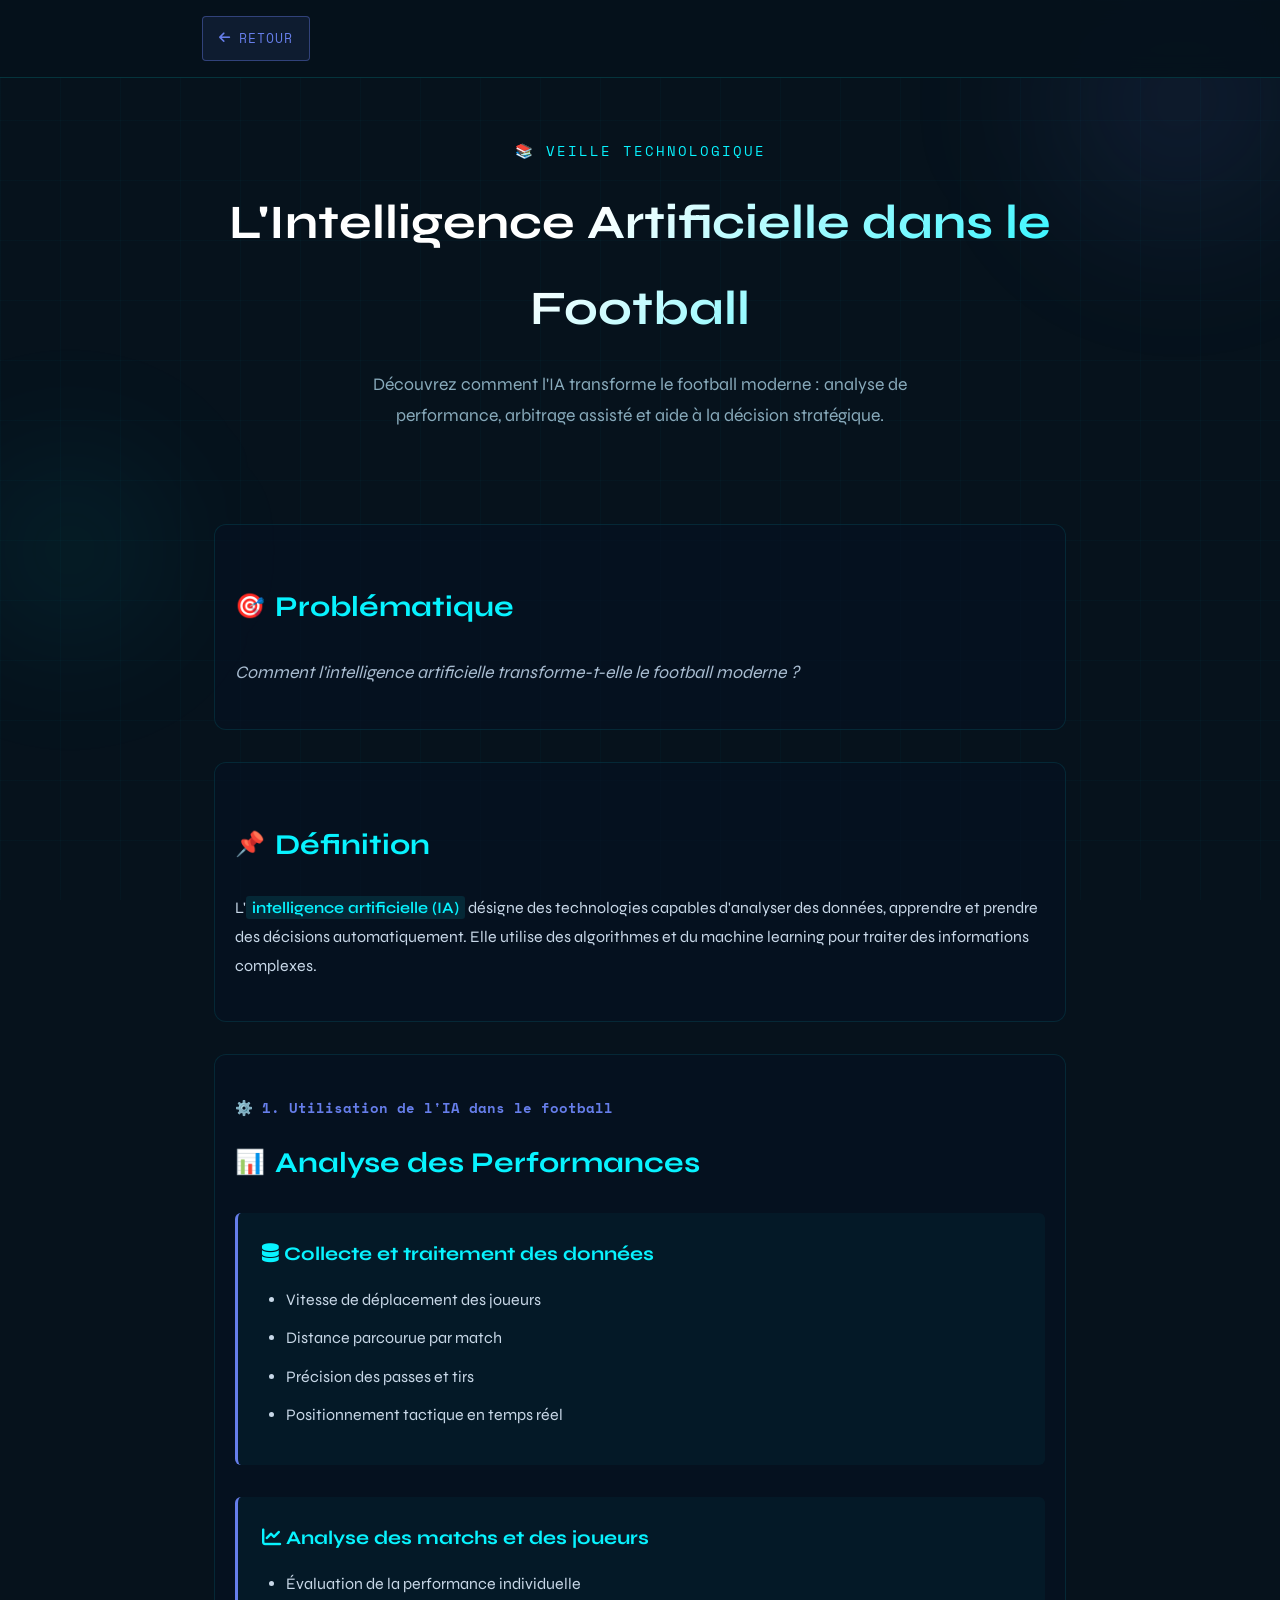
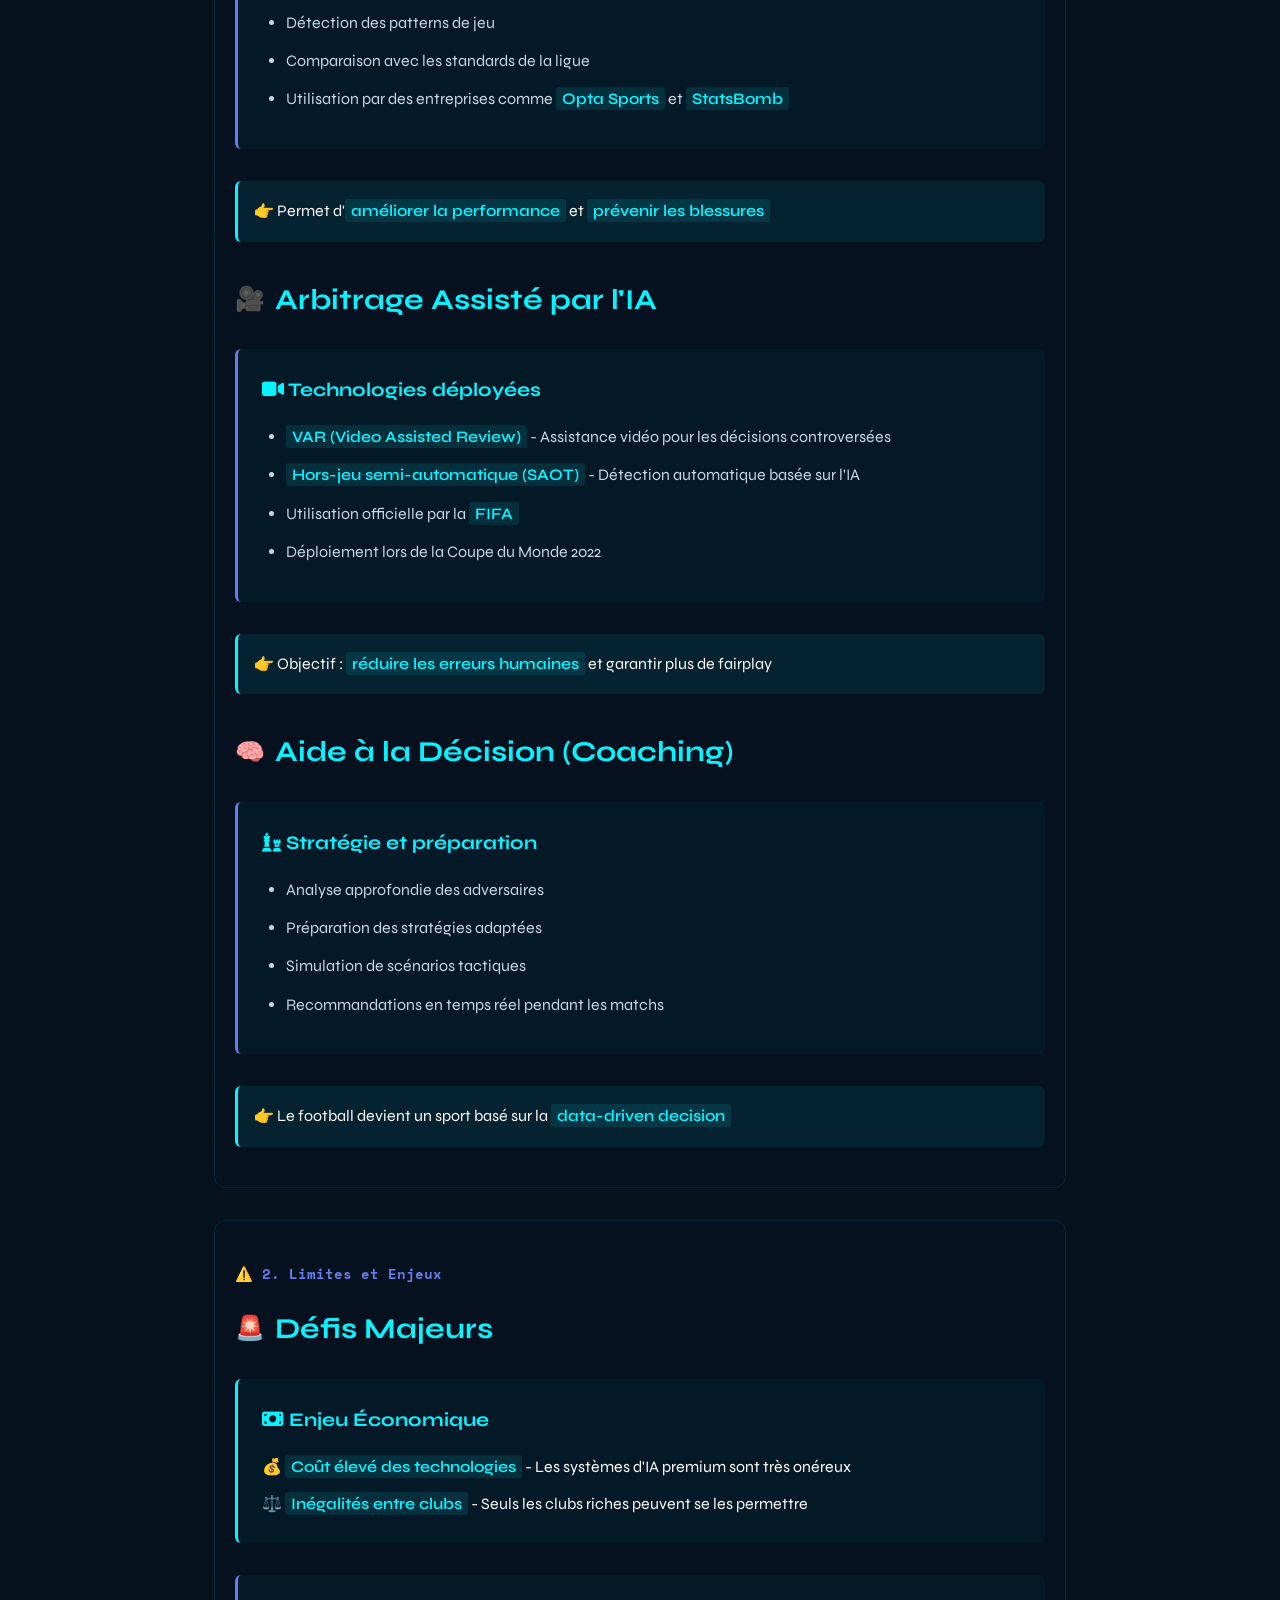
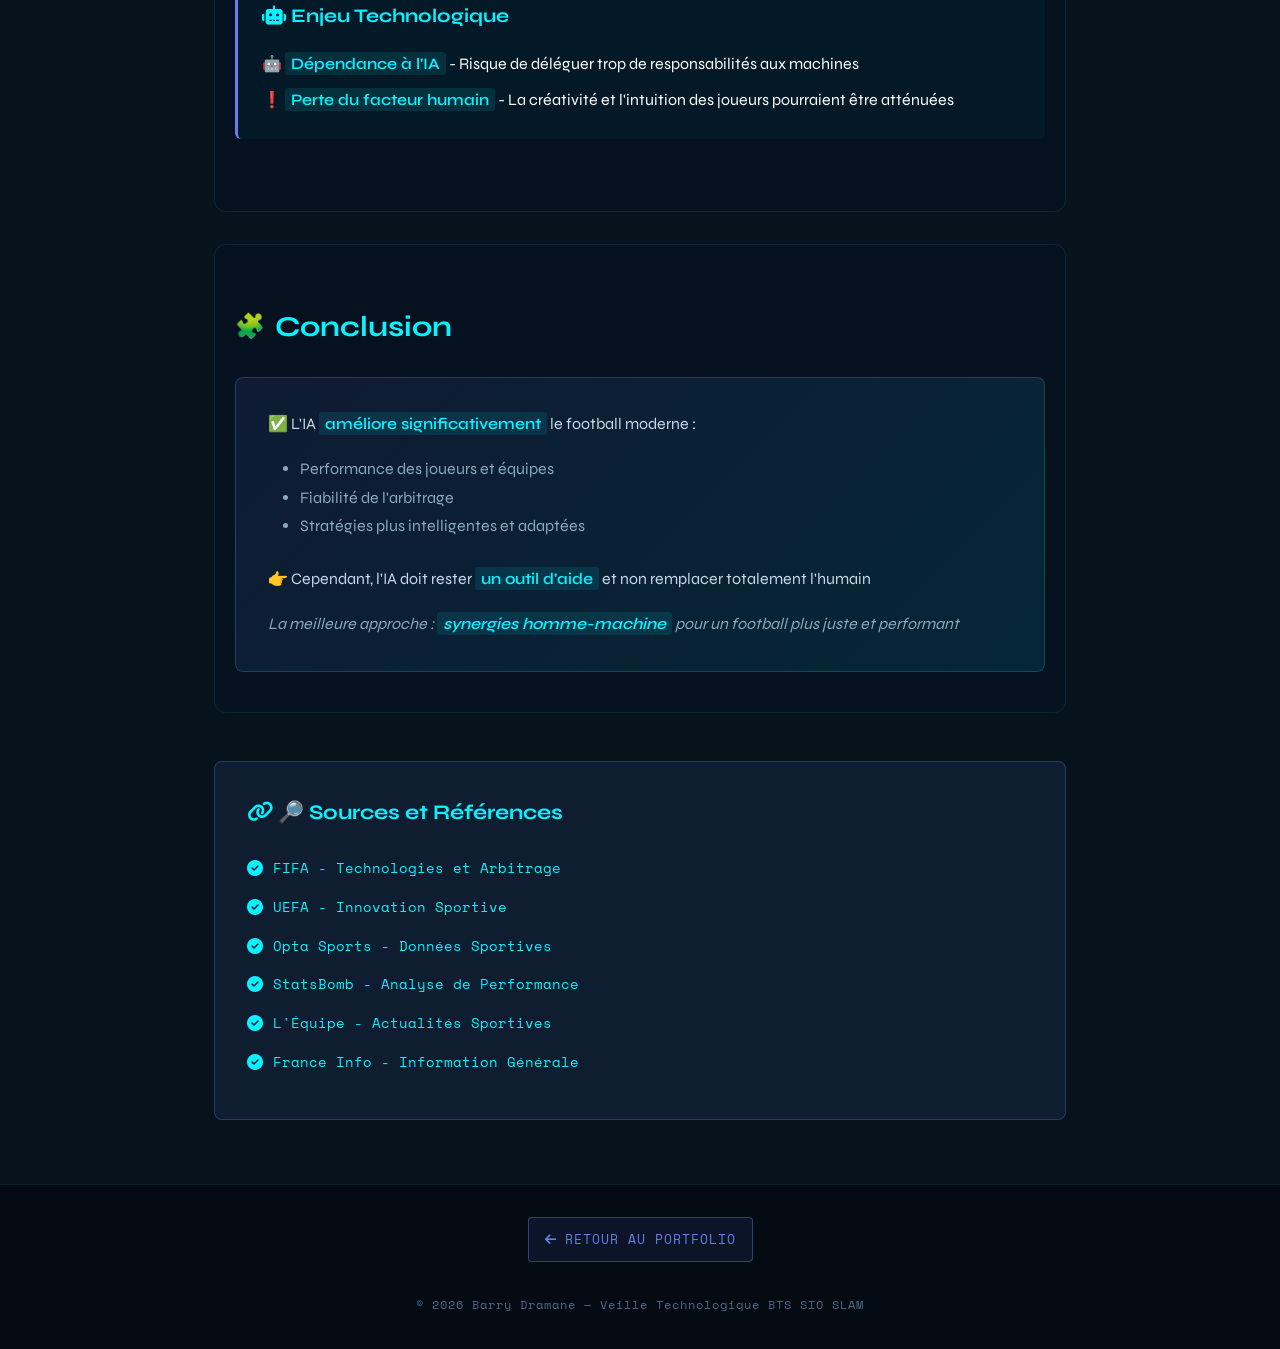
<file: veille-ia-football.html>
<!DOCTYPE html>
<html lang="fr">
<head>
    <meta charset="UTF-8">
    <meta name="viewport" content="width=device-width, initial-scale=1.0">
    <title>Veille Technologique - IA dans le Football | Barry Dramane</title>
    <link rel="stylesheet" href="https://cdnjs.cloudflare.com/ajax/libs/font-awesome/6.4.0/css/all.min.css">
    <style>
        @import url('https://fonts.googleapis.com/css2?family=Space+Mono:wght@400;700&family=Syne:wght@400;600;700;800&display=swap');

        * { margin: 0; padding: 0; box-sizing: border-box; }

        :root {
            --cyan: #08f3ff;
            --dark-bg: #06121c;
            --card-bg: rgba(10, 20, 40, 0.85);
            --accent: #667eea;
            --glow: 0 0 20px rgba(8, 243, 255, 0.3);
        }

        body {
            font-family: 'Syne', sans-serif;
            line-height: 1.8;
            color: #ffffff;
            background: var(--dark-bg);
            min-height: 100vh;
            overflow-x: hidden;
        }

        body::before {
            content: '';
            position: fixed;
            inset: 0;
            background-image:
                linear-gradient(rgba(8, 243, 255, 0.025) 1px, transparent 1px),
                linear-gradient(90deg, rgba(8, 243, 255, 0.025) 1px, transparent 1px);
            background-size: 60px 60px;
            pointer-events: none;
            z-index: 0;
        }

        .orb { position: fixed; border-radius: 50%; pointer-events: none; z-index: 0; filter: blur(60px); }
        .orb-1 { width: 400px; height: 400px; background: radial-gradient(circle, rgba(102,126,234,0.12), transparent 70%); top: -100px; right: -100px; animation: floatOrb 8s ease-in-out infinite; }
        .orb-2 { width: 300px; height: 300px; background: radial-gradient(circle, rgba(8,243,255,0.08), transparent 70%); bottom: 200px; left: -80px; animation: floatOrb 11s ease-in-out infinite reverse; }

        @keyframes floatOrb {
            0%,100% { transform: translate(0,0); }
            33% { transform: translate(-20px,30px); }
            66% { transform: translate(15px,-20px); }
        }

        @keyframes fadeUp {
            from { opacity: 0; transform: translateY(30px); }
            to { opacity: 1; transform: translateY(0); }
        }

        @keyframes slideIn {
            from { opacity: 0; transform: translateX(-20px); }
            to { opacity: 1; transform: translateX(0); }
        }

        @keyframes pulse {
            0%, 100% { opacity: 1; }
            50% { opacity: 0.6; }
        }

        .container { max-width: 900px; margin: 0 auto; padding: 0 24px; position: relative; z-index: 2; }

        /* Navigation */
        .navbar {
            background: rgba(6,18,28,0.92);
            padding: 1rem 0;
            position: sticky;
            top: 0;
            z-index: 1000;
            backdrop-filter: blur(12px);
            border-bottom: 1px solid rgba(8,243,255,0.15);
            padding-right: 24px;
        }

        .navbar .container { display: flex; justify-content: space-between; align-items: center; }

        .logo { font-family: 'Space Mono', monospace; font-size: 1.1rem; font-weight: 700; color: var(--cyan); letter-spacing: 2px; text-transform: uppercase; }

        .nav-link { font-family: 'Space Mono', monospace; color: #8ab; font-size: 0.75rem; letter-spacing: 0.8px; text-transform: uppercase; text-decoration: none; transition: 0.3s; }

        .nav-link:hover { color: var(--cyan); }

        /* Header */
        .header {
            padding: 60px 20px;
            text-align: center;
            animation: fadeUp 0.9s ease both;
        }

        .header-title {
            font-size: clamp(2rem, 5vw, 3rem);
            margin-bottom: 1rem;
            background: linear-gradient(135deg, #fff 40%, var(--cyan));
            -webkit-background-clip: text;
            -webkit-text-fill-color: transparent;
            background-clip: text;
        }

        .header-tag {
            font-family: 'Space Mono', monospace;
            font-size: 0.9rem;
            color: var(--cyan);
            letter-spacing: 2px;
            text-transform: uppercase;
            margin-bottom: 1rem;
        }

        .header-desc { color: #8ab; font-size: 1.1rem; max-width: 600px; margin: 0 auto; }

        /* Sections */
        .section {
            padding: 40px 20px;
            background: rgba(6, 17, 34, 0.6);
            margin: 2rem 0;
            border-radius: 12px;
            border: 1px solid rgba(8, 243, 255, 0.1);
            animation: fadeUp 0.8s ease both;
        }

        .section-number { font-family: 'Space Mono', monospace; color: var(--accent); font-weight: 700; font-size: 0.9rem; }

        .section-title {
            font-size: 1.8rem;
            color: var(--cyan);
            margin-bottom: 1.5rem;
            margin-top: 1rem;
            display: flex;
            align-items: center;
            gap: 10px;
        }

        .section-title .icon { font-size: 1.5rem; }

        .subsection {
            margin-bottom: 2rem;
            padding: 1.5rem;
            background: rgba(8, 243, 255, 0.04);
            border-left: 3px solid var(--accent);
            border-radius: 6px;
            animation: slideIn 0.6s ease both;
        }

        .subsection h3 {
            color: var(--cyan);
            margin-bottom: 1rem;
            font-size: 1.2rem;
        }

        .subsection ul { margin-left: 1.5rem; }

        .subsection li {
            margin-bottom: 0.8rem;
            color: #c8d8e8;
            line-height: 1.6;
        }

        .highlight {
            color: var(--cyan);
            font-weight: 600;
            padding: 2px 6px;
            background: rgba(8, 243, 255, 0.1);
            border-radius: 3px;
        }

        .arrow { color: var(--accent); font-weight: 700; }

        /* Sources */
        .sources-section {
            background: rgba(102, 126, 234, 0.1);
            border: 1px solid rgba(102, 126, 234, 0.3);
            padding: 2rem;
            border-radius: 8px;
            margin-top: 3rem;
        }

        .sources-section h3 {
            color: var(--cyan);
            margin-bottom: 1.5rem;
            font-size: 1.3rem;
        }

        .sources-list { list-style: none; }

        .sources-list li {
            margin-bottom: 0.8rem;
            display: flex;
            align-items: center;
            gap: 10px;
        }

        .sources-list a {
            color: var(--cyan);
            text-decoration: none;
            transition: 0.3s;
            font-family: 'Space Mono', monospace;
            font-size: 0.9rem;
        }

        .sources-list a:hover {
            opacity: 0.7;
            text-decoration: underline;
        }

        /* Footer */
        .footer {
            margin-top: 4rem;
            padding: 2rem;
            text-align: center;
            background: rgba(4, 10, 18, 0.95);
            border-top: 1px solid rgba(8, 243, 255, 0.1);
        }

        .back-btn {
            display: inline-flex;
            align-items: center;
            gap: 8px;
            padding: 10px 16px;
            background: rgba(102, 126, 234, 0.1);
            border: 1px solid rgba(102, 126, 234, 0.4);
            border-radius: 4px;
            color: var(--accent);
            cursor: pointer;
            font-family: 'Space Mono', monospace;
            font-size: 0.8rem;
            text-transform: uppercase;
            letter-spacing: 1px;
            transition: 0.3s;
            text-decoration: none;
        }

        .back-btn:hover {
            background: rgba(102, 126, 234, 0.2);
            border-color: rgba(102, 126, 234, 0.6);
        }

        /* Responsive */
        @media (max-width: 768px) {
            .section { padding: 1.5rem; }
            .subsection { padding: 1rem; }
            .section-title { font-size: 1.3rem; }
        }
    </style>
</head>
<body>
    <div class="orb orb-1"></div>
    <div class="orb orb-2"></div>

    <!-- Navigation -->
    <nav class="navbar">
        <div class="container">
            <a href="index.html" class="nav-link back-btn">
                <i class="fas fa-arrow-left"></i> Retour
            </a>
        </div>
    </nav>

    <!-- Header -->
    <div class="header">
        <div class="container">
            <div class="header-tag">📚 Veille Technologique</div>
            <h1 class="header-title">L'Intelligence Artificielle dans le Football</h1>
            <p class="header-desc">Découvrez comment l'IA transforme le football moderne : analyse de performance, arbitrage assisté et aide à la décision stratégique.</p>
        </div>
    </div>

    <!-- Problématique -->
    <div class="container">
        <div class="section">
            <h2 class="section-title"><span class="icon">🎯</span> Problématique</h2>
            <p style="font-size: 1.1rem; color: #a8bcd0; font-style: italic;">Comment l'intelligence artificielle transforme-t-elle le football moderne ?</p>
        </div>

        <!-- Définition -->
        <div class="section">
            <h2 class="section-title"><span class="icon">📌</span> Définition</h2>
            <p style="color: #c8d8e8;">L'<span class="highlight">intelligence artificielle (IA)</span> désigne des technologies capables d'analyser des données, apprendre et prendre des décisions automatiquement. Elle utilise des algorithmes et du machine learning pour traiter des informations complexes.</p>
        </div>

        <!-- Utilisations -->
        <div class="section">
            <div class="section-number">⚙️ 1. Utilisation de l'IA dans le football</div>
            <h2 class="section-title"><span class="icon">📊</span> Analyse des Performances</h2>

            <div class="subsection">
                <h3><i class="fas fa-database"></i> Collecte et traitement des données</h3>
                <ul>
                    <li>Vitesse de déplacement des joueurs</li>
                    <li>Distance parcourue par match</li>
                    <li>Précision des passes et tirs</li>
                    <li>Positionnement tactique en temps réel</li>
                </ul>
            </div>

            <div class="subsection">
                <h3><i class="fas fa-chart-line"></i> Analyse des matchs et des joueurs</h3>
                <ul>
                    <li>Évaluation de la performance individuelle</li>
                    <li>Détection des patterns de jeu</li>
                    <li>Comparaison avec les standards de la ligue</li>
                    <li>Utilisation par des entreprises comme <span class="highlight">Opta Sports</span> et <span class="highlight">StatsBomb</span></li>
                </ul>
            </div>

            <p style="margin-top: 1rem; padding: 1rem; background: rgba(8, 243, 255, 0.08); border-radius: 6px; border-left: 3px solid var(--cyan);">
                <span class="arrow">👉</span> Permet d'<span class="highlight">améliorer la performance</span> et <span class="highlight">prévenir les blessures</span>
            </p>

            <h2 class="section-title" style="margin-top: 2rem;"><span class="icon">🎥</span> Arbitrage Assisté par l'IA</h2>

            <div class="subsection">
                <h3><i class="fas fa-video"></i> Technologies déployées</h3>
                <ul>
                    <li><span class="highlight">VAR (Video Assisted Review)</span> - Assistance vidéo pour les décisions controversées</li>
                    <li><span class="highlight">Hors-jeu semi-automatique (SAOT)</span> - Détection automatique basée sur l'IA</li>
                    <li>Utilisation officielle par la <span class="highlight">FIFA</span></li>
                    <li>Déploiement lors de la Coupe du Monde 2022</li>
                </ul>
            </div>

            <p style="margin-top: 1rem; padding: 1rem; background: rgba(8, 243, 255, 0.08); border-radius: 6px; border-left: 3px solid var(--cyan);">
                <span class="arrow">👉</span> Objectif : <span class="highlight">réduire les erreurs humaines</span> et garantir plus de fairplay
            </p>

            <h2 class="section-title" style="margin-top: 2rem;"><span class="icon">🧠</span> Aide à la Décision (Coaching)</h2>

            <div class="subsection">
                <h3><i class="fas fa-chess"></i> Stratégie et préparation</h3>
                <ul>
                    <li>Analyse approfondie des adversaires</li>
                    <li>Préparation des stratégies adaptées</li>
                    <li>Simulation de scénarios tactiques</li>
                    <li>Recommandations en temps réel pendant les matchs</li>
                </ul>
            </div>

            <p style="margin-top: 1rem; padding: 1rem; background: rgba(8, 243, 255, 0.08); border-radius: 6px; border-left: 3px solid var(--cyan);">
                <span class="arrow">👉</span> Le football devient un sport basé sur la <span class="highlight">data-driven decision</span>
            </p>
        </div>

        <!-- Enjeux -->
        <div class="section">
            <div class="section-number">⚠️ 2. Limites et Enjeux</div>
            <h2 class="section-title"><span class="icon">🚨</span> Défis Majeurs</h2>

            <div class="subsection" style="border-left-color: var(--cyan);">
                <h3><i class="fas fa-money-bill"></i> Enjeu Économique</h3>
                <p>💰 <span class="highlight">Coût élevé des technologies</span> - Les systèmes d'IA premium sont très onéreux</p>
                <p style="margin-top: 0.5rem;">⚖️ <span class="highlight">Inégalités entre clubs</span> - Seuls les clubs riches peuvent se les permettre</p>
            </div>

            <div class="subsection" style="border-left-color: var(--accent);">
                <h3><i class="fas fa-robot"></i> Enjeu Technologique</h3>
                <p>🤖 <span class="highlight">Dépendance à l'IA</span> - Risque de déléguer trop de responsabilités aux machines</p>
                <p style="margin-top: 0.5rem;">❗ <span class="highlight">Perte du facteur humain</span> - La créativité et l'intuition des joueurs pourraient être atténuées</p>
            </div>
        </div>

        <!-- Conclusion -->
        <div class="section">
            <h2 class="section-title"><span class="icon">🧩</span> Conclusion</h2>
            <div style="padding: 2rem; background: linear-gradient(135deg, rgba(102, 126, 234, 0.1), rgba(8, 243, 255, 0.1)); border-radius: 8px; border: 1px solid rgba(8, 243, 255, 0.2);">
                <p style="margin-bottom: 1rem; color: #c8d8e8;">✅ L'IA <span class="highlight">améliore significativement</span> le football moderne :</p>
                <ul style="margin-left: 2rem; color: #8ab;">
                    <li>Performance des joueurs et équipes</li>
                    <li>Fiabilité de l'arbitrage</li>
                    <li>Stratégies plus intelligentes et adaptées</li>
                </ul>
                <p style="margin-top: 1.5rem; color: #c8d8e8;">
                    <span class="arrow">👉</span> Cependant, l'IA doit rester <span class="highlight">un outil d'aide</span> et non remplacer totalement l'humain
                </p>
                <p style="margin-top: 1rem; font-style: italic; color: #8ab;">La meilleure approche : <span class="highlight">synergies homme-machine</span> pour un football plus juste et performant</p>
            </div>
        </div>

        <!-- Sources -->
        <div class="sources-section">
            <h3><i class="fas fa-link"></i> 🔎 Sources et Références</h3>
            <ul class="sources-list">
                <li><i class="fas fa-check-circle" style="color: var(--cyan);"></i> <a href="https://www.fifa.com/" target="_blank" rel="noopener noreferrer">FIFA - Technologies et Arbitrage</a></li>
                <li><i class="fas fa-check-circle" style="color: var(--cyan);"></i> <a href="https://www.uefa.com/" target="_blank" rel="noopener noreferrer">UEFA - Innovation Sportive</a></li>
                <li><i class="fas fa-check-circle" style="color: var(--cyan);"></i> <a href="https://www.optasports.com/" target="_blank" rel="noopener noreferrer">Opta Sports - Données Sportives</a></li>
                <li><i class="fas fa-check-circle" style="color: var(--cyan);"></i> <a href="https://www.statsbomb.com/" target="_blank" rel="noopener noreferrer">StatsBomb - Analyse de Performance</a></li>
                <li><i class="fas fa-check-circle" style="color: var(--cyan);"></i> <a href="https://www.lequipe.fr/" target="_blank" rel="noopener noreferrer">L'Équipe - Actualités Sportives</a></li>
                <li><i class="fas fa-check-circle" style="color: var(--cyan);"></i> <a href="https://www.franceinfo.fr/" target="_blank" rel="noopener noreferrer">France Info - Information Générale</a></li>
            </ul>
        </div>
    </div>

    <!-- Footer -->
    <footer class="footer">
        <div class="container">
            <a href="index.html" class="back-btn" style="margin-bottom: 1rem;">
                <i class="fas fa-arrow-left"></i> Retour au Portfolio
            </a>
            <p style="margin-top: 1rem; color: #4a6a8a; font-family: 'Space Mono', monospace; font-size: 0.78rem; letter-spacing: 1px;">
                &copy; 2026 Barry Dramane — Veille Technologique BTS SIO SLAM
            </p>
        </div>
    </footer>
</body>
</html>
</file>
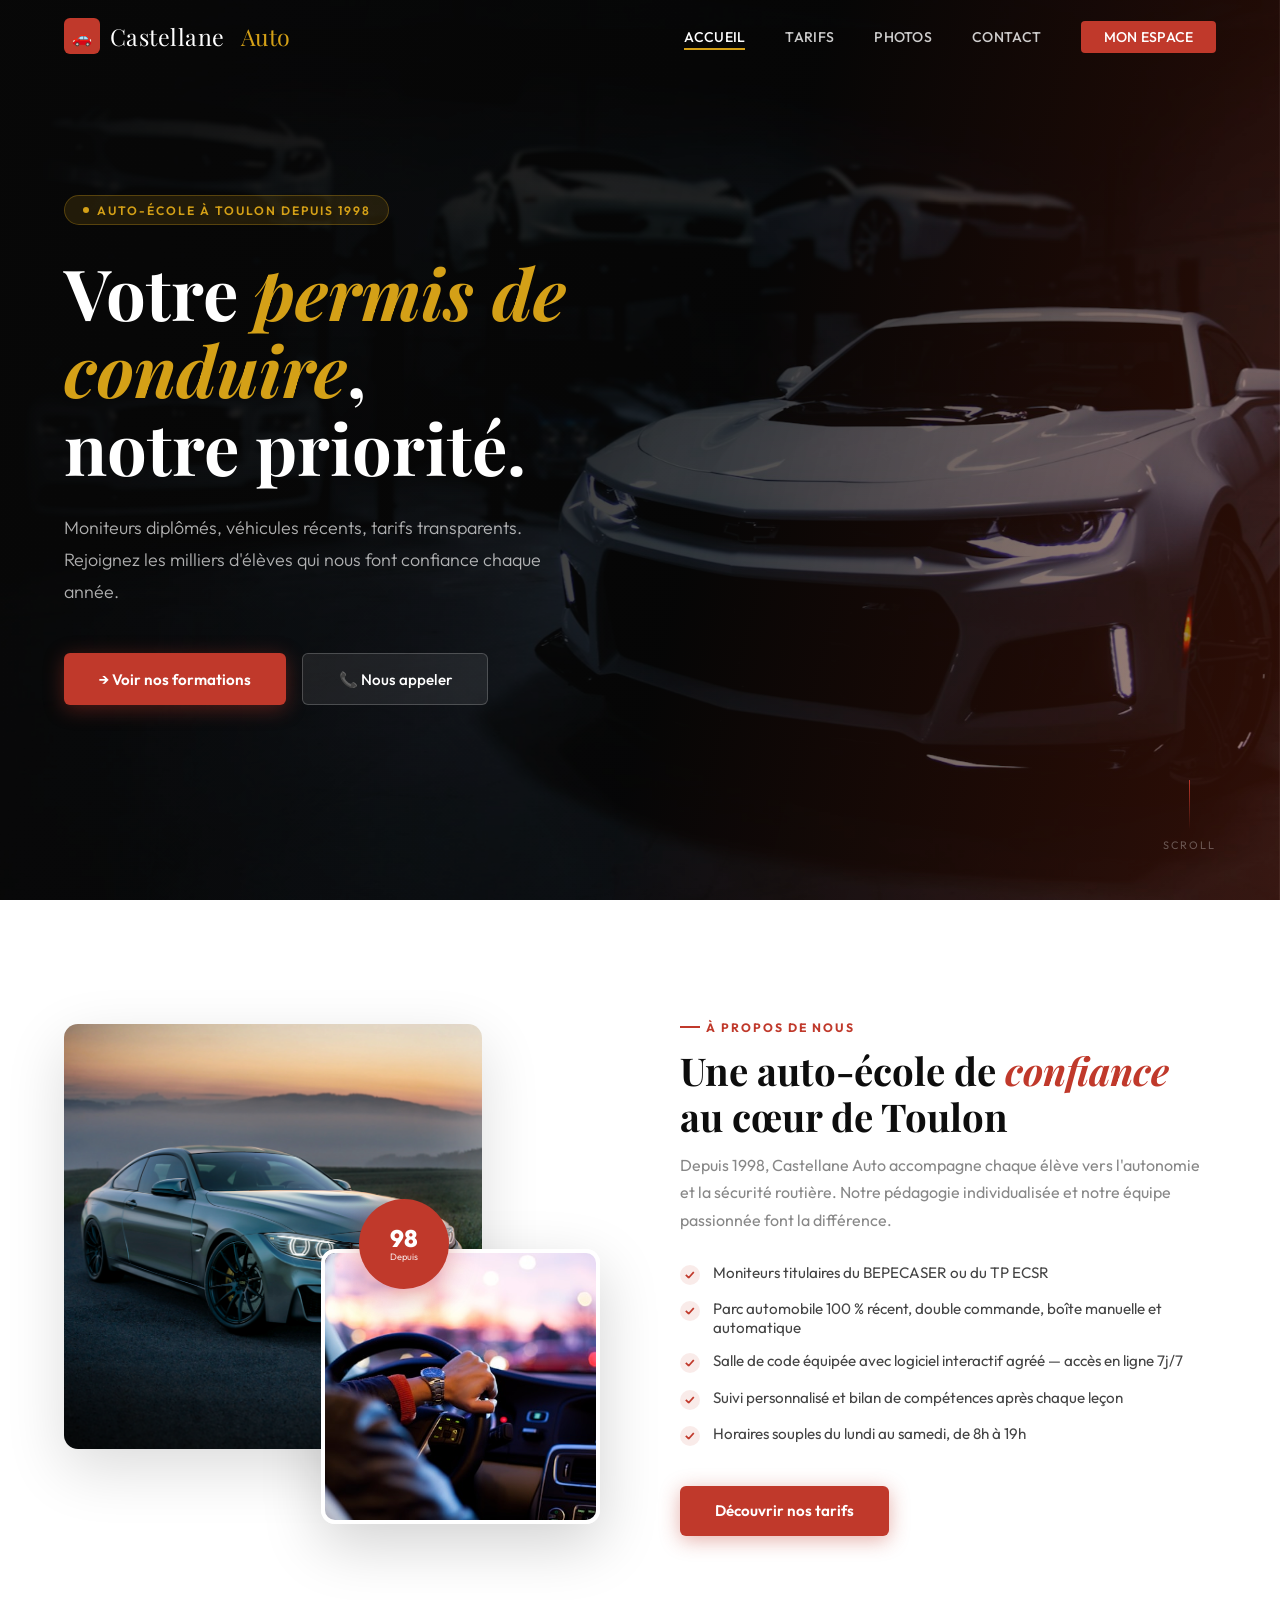
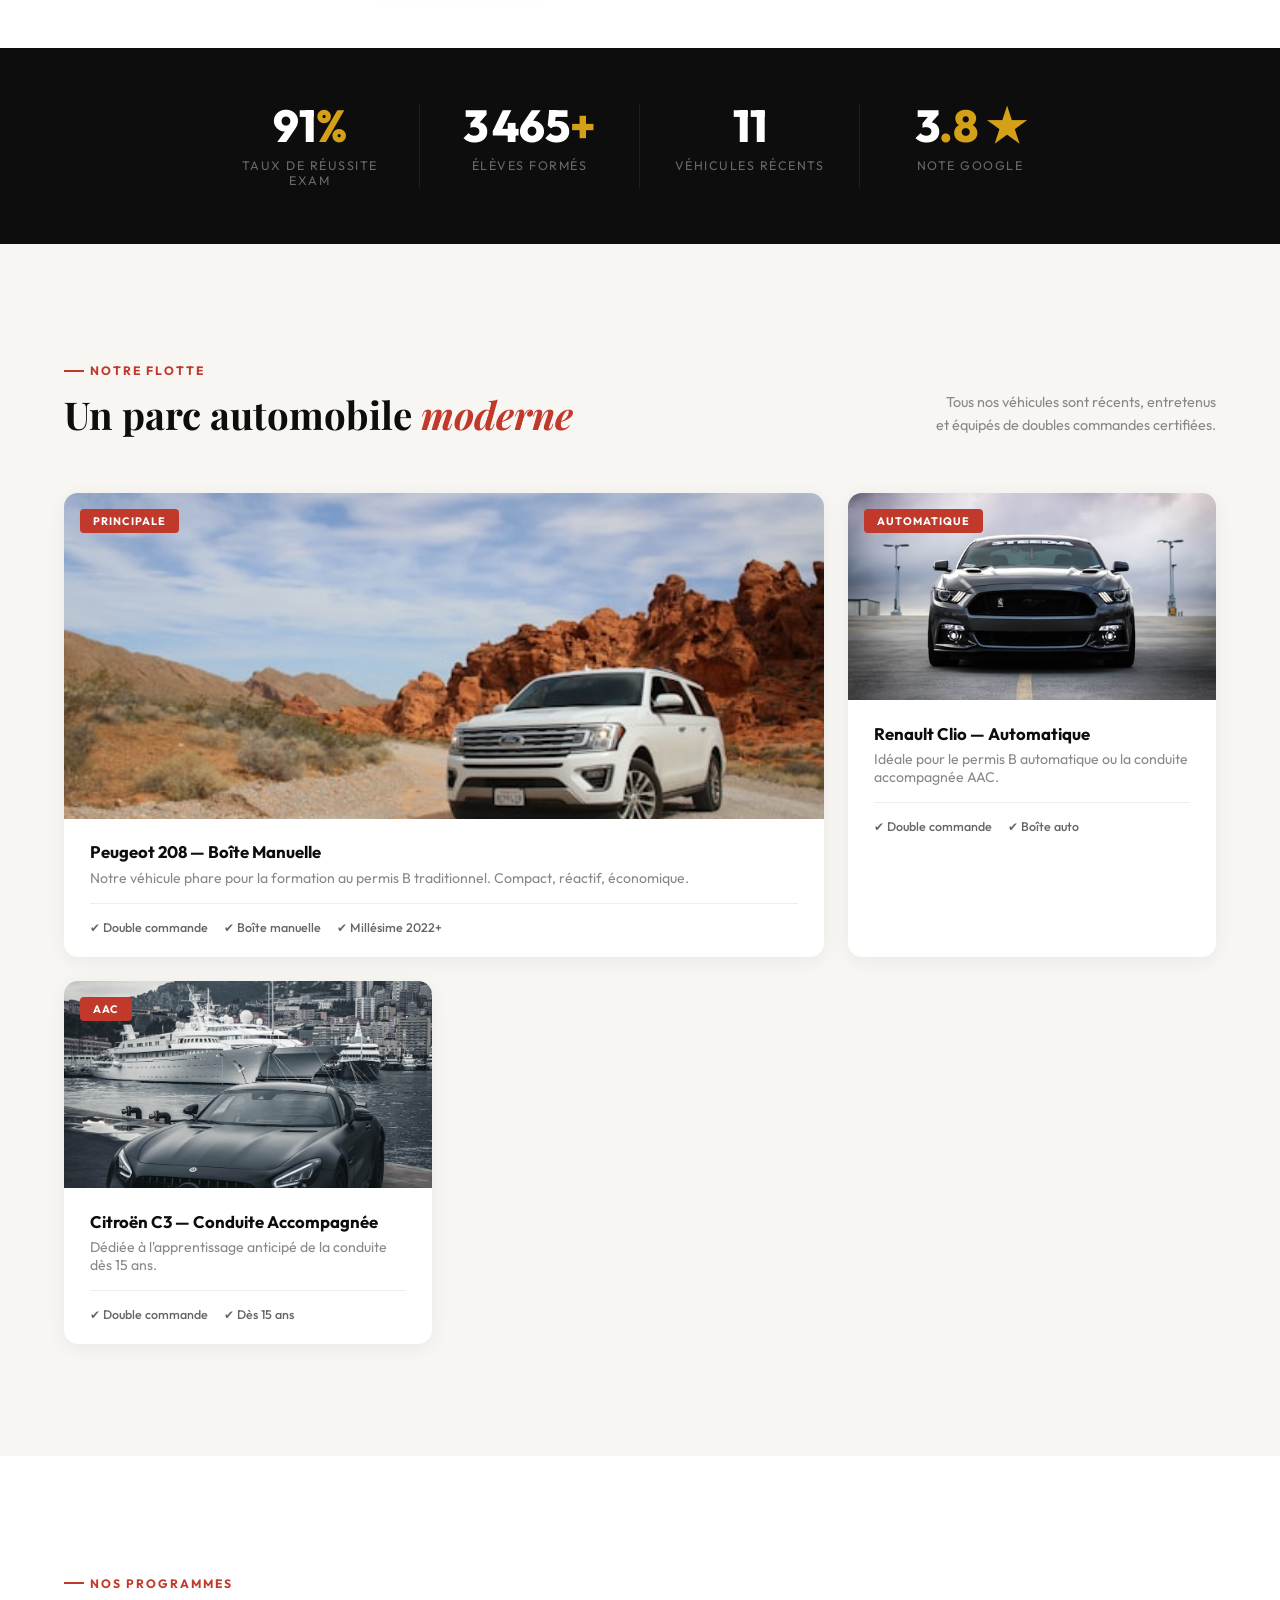
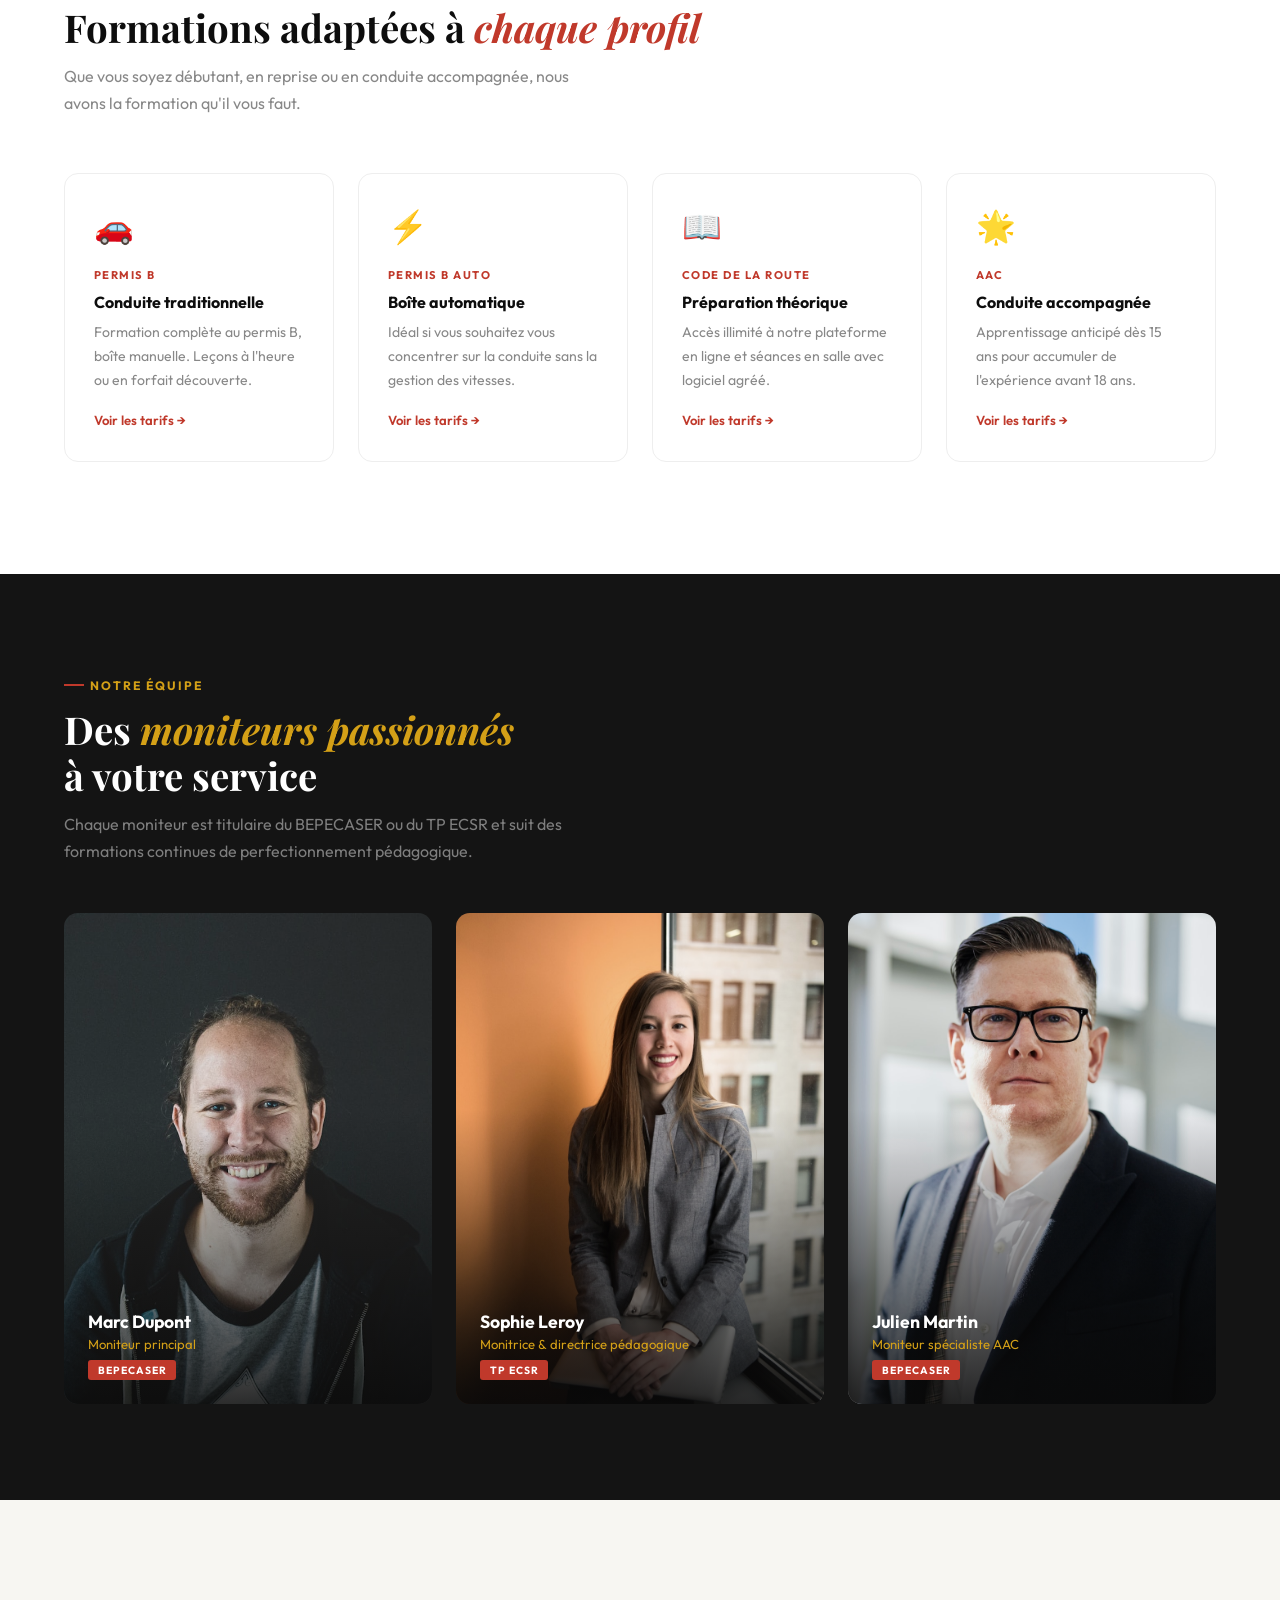
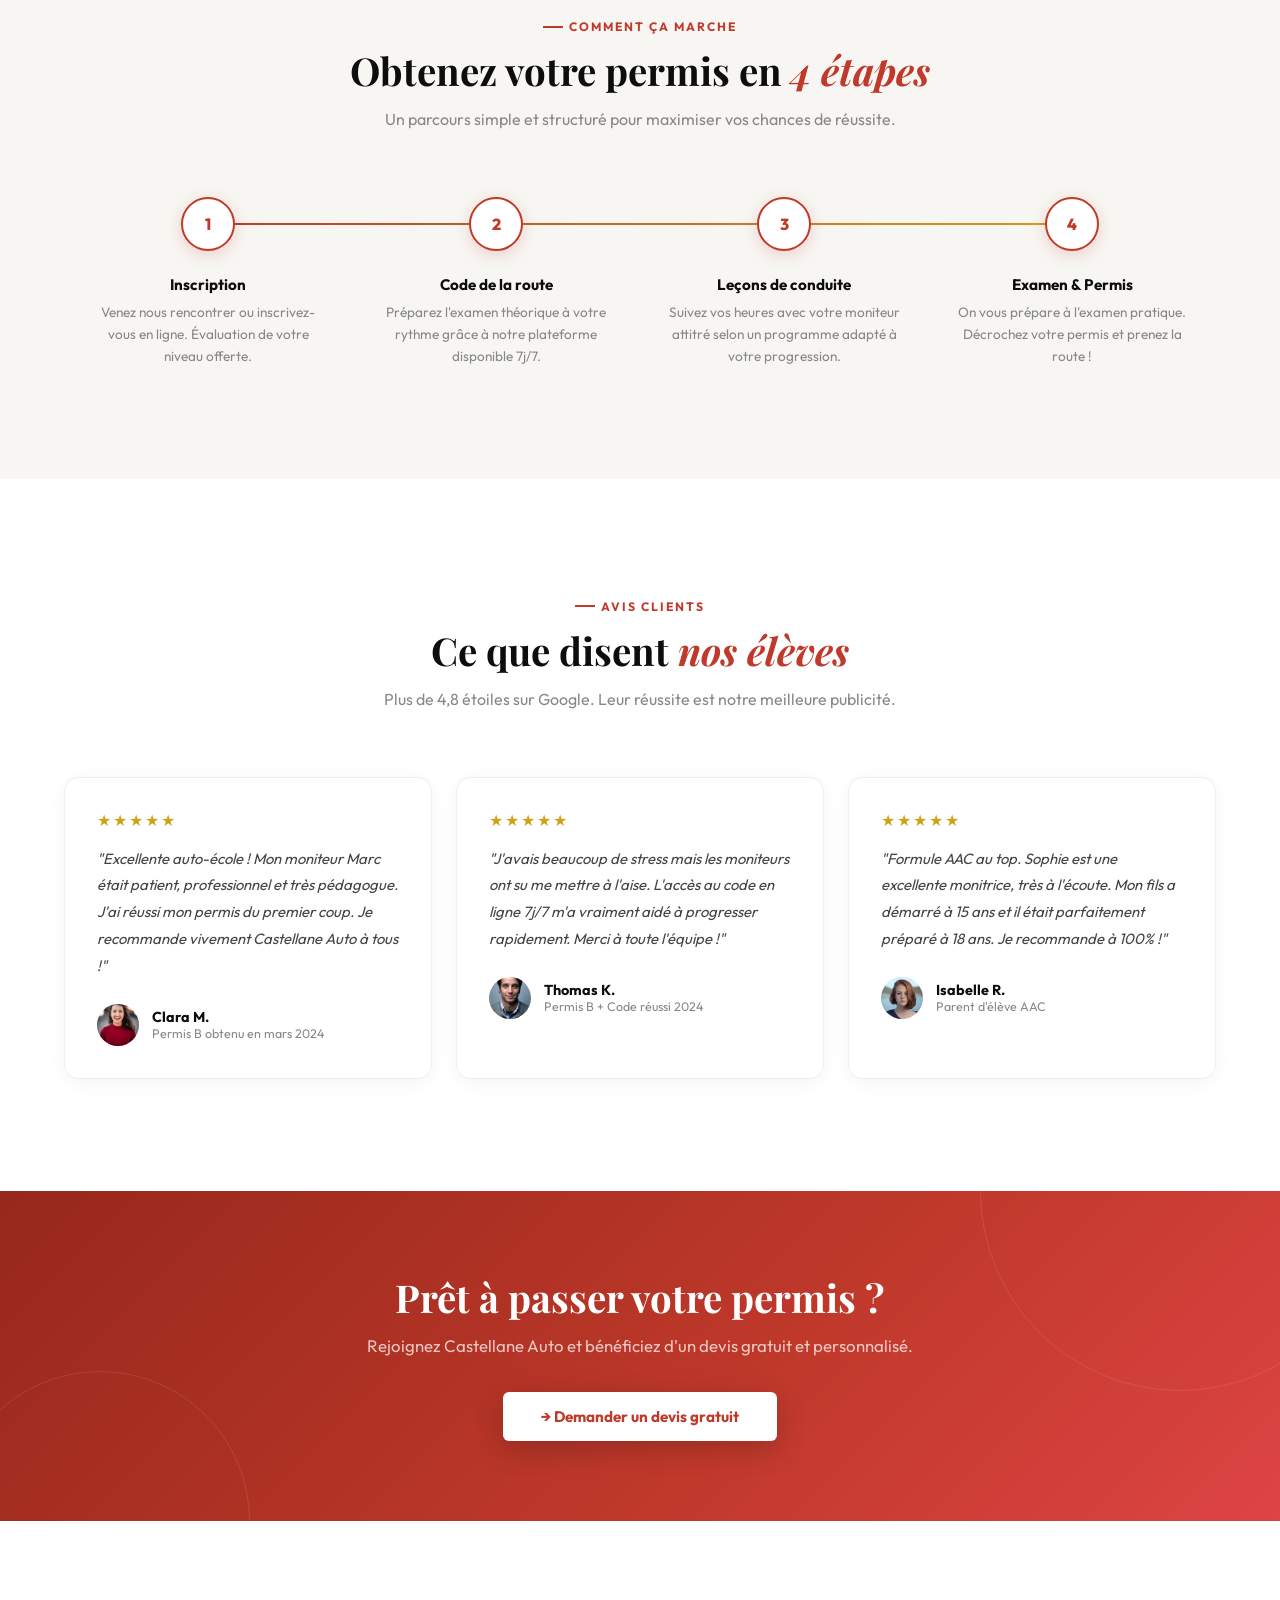
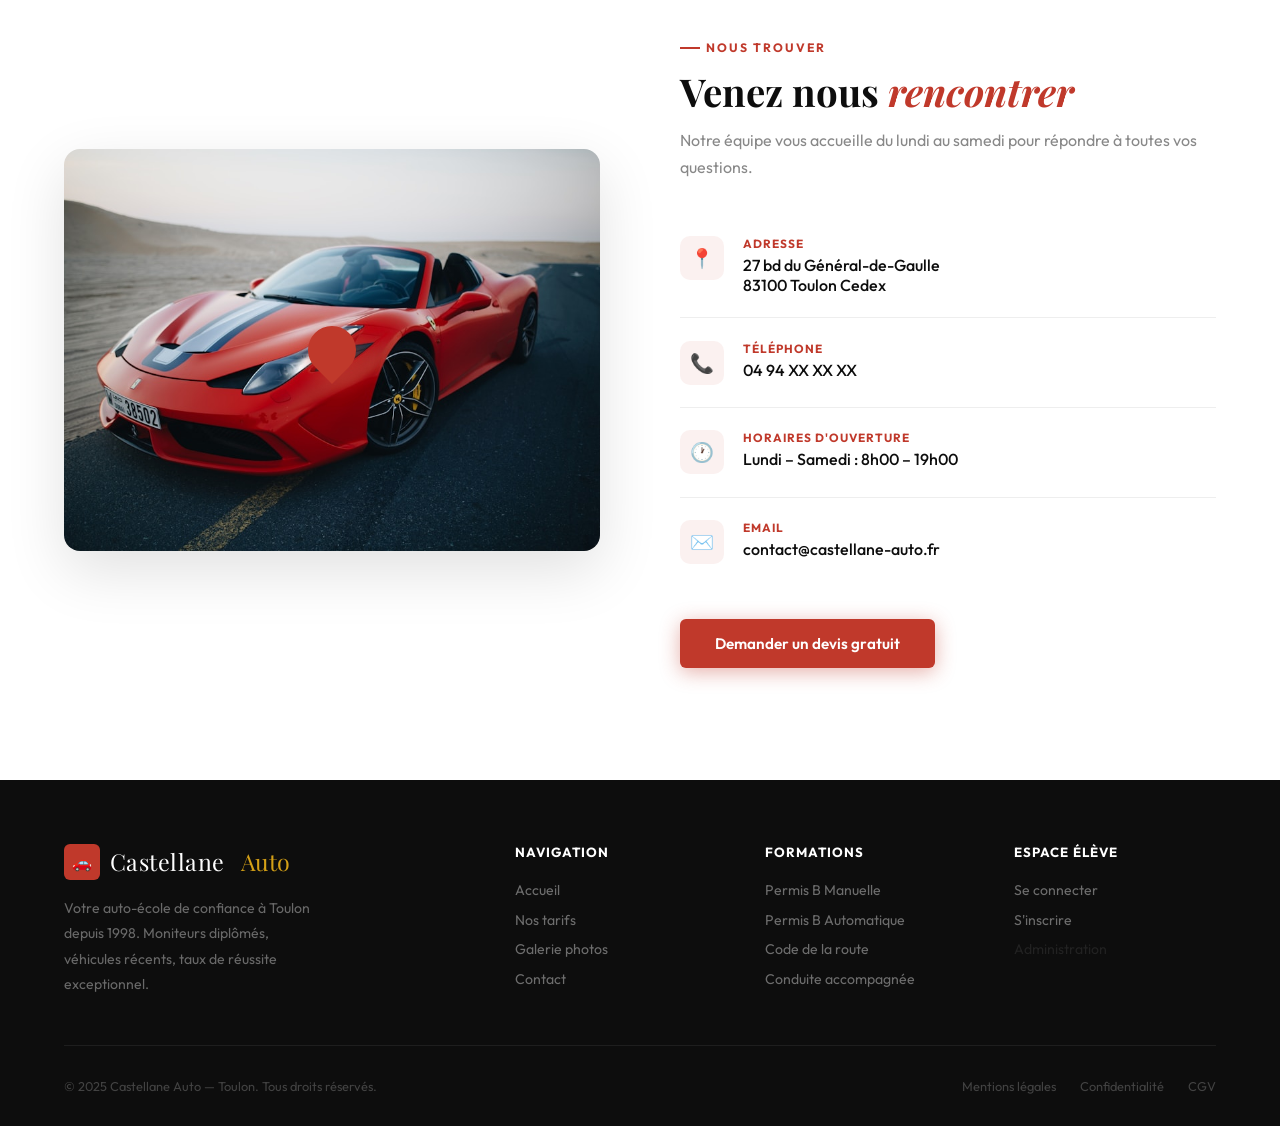
<file: projet_autoecole/front/accueil.htm>
<!DOCTYPE html>
<html lang="fr">
<head>
    <meta charset="UTF-8">
    <meta name="viewport" content="width=device-width, initial-scale=1.0">
    <title>Castellane Auto — Auto-école à Toulon</title>
    <link rel="preconnect" href="https://fonts.googleapis.com">
    <link href="https://fonts.googleapis.com/css2?family=Outfit:wght@300;400;500;600;700;800;900&family=Playfair+Display:ital,wght@0,700;0,900;1,700&display=swap" rel="stylesheet">
    <style>
        *, *::before, *::after { box-sizing: border-box; margin: 0; padding: 0; }

        :root {
            --red:    #C0392B;
            --red2:   #96281B;
            --gold:   #D4A017;
            --dark:   #0d0d0d;
            --dark2:  #141414;
            --gray:   #F7F6F2;
            --white:  #FFFFFF;
            --text:   #2D2D2D;
            --muted:  #888;
        }

        html { scroll-behavior: smooth; }

        body {
            font-family: 'Outfit', sans-serif;
            color: var(--text);
            background: var(--white);
            overflow-x: hidden;
        }

        ::-webkit-scrollbar { width: 4px; }
        ::-webkit-scrollbar-track { background: var(--dark); }
        ::-webkit-scrollbar-thumb { background: var(--red); border-radius: 2px; }

        /* ─── NAV ─── */
        nav {
            position: fixed; top: 0; left: 0; right: 0; z-index: 1000;
            background: transparent;
            display: flex; align-items: center; justify-content: space-between;
            padding: 0 4rem; height: 72px;
            transition: background .4s, box-shadow .4s;
        }
        nav.scrolled {
            background: rgba(10,10,10,.93);
            backdrop-filter: blur(20px);
            box-shadow: 0 2px 40px rgba(0,0,0,.4);
        }
        .logo {
            font-family: 'Playfair Display', serif;
            font-size: 1.45rem; color: var(--white); letter-spacing: .5px;
            text-decoration: none; display: flex; align-items: center; gap: .6rem;
        }
        .logo-icon {
            width: 36px; height: 36px; background: var(--red);
            border-radius: 6px; display: flex; align-items: center; justify-content: center;
            font-size: 1rem;
        }
        .logo span { color: var(--gold); }
        .nav-links { display: flex; gap: 2.5rem; list-style: none; align-items: center; }
        .nav-links a {
            color: rgba(255,255,255,.8); text-decoration: none; font-size: .88rem;
            font-weight: 500; letter-spacing: .3px; text-transform: uppercase;
            transition: color .2s; position: relative;
        }
        .nav-links a::after {
            content: ''; position: absolute; bottom: -4px; left: 0; right: 0;
            height: 2px; background: var(--gold);
            transform: scaleX(0); transition: transform .2s;
        }
        .nav-links a:hover::after, .nav-links a.active::after { transform: scaleX(1); }
        .nav-links a:hover, .nav-links a.active { color: var(--white); }
        .nav-cta {
            background: var(--red) !important; color: var(--white) !important;
            padding: .45rem 1.4rem; border-radius: 4px;
            transition: background .2s !important;
        }
        .nav-cta::after { display: none !important; }
        .nav-cta:hover { background: var(--red2) !important; }

        /* ─── HERO ─── */
        .hero {
            min-height: 100vh;
            position: relative; overflow: hidden;
            display: flex; align-items: center;
        }
        .hero-bg {
            position: absolute; inset: 0;
            background-image: url('images/hero-accueil.jpg');
            background-size: cover; background-position: center 40%;
            animation: heroZoom 8s ease-out forwards;
        }
        @keyframes heroZoom {
            from { transform: scale(1.06); }
            to   { transform: scale(1); }
        }
        .hero-overlay {
            position: absolute; inset: 0;
            background: linear-gradient(
                105deg,
                rgba(8,8,8,.93) 0%,
                rgba(8,8,8,.72) 55%,
                rgba(96,28,11,.5) 100%
            );
        }
        .hero-content {
            position: relative; z-index: 1;
            padding: 0 4rem; max-width: 800px;
            animation: fadeUp .9s ease both .2s;
        }
        @keyframes fadeUp {
            from { opacity: 0; transform: translateY(30px); }
            to   { opacity: 1; transform: translateY(0); }
        }
        .hero-badge {
            display: inline-flex; align-items: center; gap: .5rem;
            background: rgba(212,160,23,.13); border: 1px solid rgba(212,160,23,.3);
            color: var(--gold); font-size: .76rem; font-weight: 600;
            text-transform: uppercase; letter-spacing: 2px;
            padding: .4rem 1.1rem; border-radius: 100px; margin-bottom: 1.8rem;
        }
        .hero-badge::before { content: ''; width: 6px; height: 6px; background: var(--gold); border-radius: 50%; }
        .hero h1 {
            font-family: 'Playfair Display', serif;
            font-size: clamp(2.8rem, 5.5vw, 5rem);
            color: var(--white); line-height: 1.1; margin-bottom: 1.6rem;
        }
        .hero h1 em { font-style: italic; color: var(--gold); }
        .hero-desc {
            color: rgba(255,255,255,.68); font-size: 1.12rem; font-weight: 300;
            line-height: 1.8; max-width: 520px; margin-bottom: 2.8rem;
        }
        .hero-ctas { display: flex; gap: 1rem; flex-wrap: wrap; }
        .btn-primary {
            display: inline-flex; align-items: center; gap: .6rem;
            background: var(--red); color: var(--white);
            padding: .95rem 2.2rem; border-radius: 6px;
            text-decoration: none; font-weight: 600; font-size: .95rem;
            transition: all .25s; box-shadow: 0 4px 20px rgba(192,57,43,.4);
        }
        .btn-primary:hover {
            background: var(--red2); transform: translateY(-2px);
            box-shadow: 0 8px 30px rgba(192,57,43,.5);
        }
        .btn-secondary {
            display: inline-flex; align-items: center; gap: .6rem;
            background: rgba(255,255,255,.08); color: var(--white);
            padding: .95rem 2.2rem; border-radius: 6px;
            text-decoration: none; font-weight: 500; font-size: .95rem;
            border: 1px solid rgba(255,255,255,.2); transition: all .25s;
        }
        .btn-secondary:hover { background: rgba(255,255,255,.15); border-color: rgba(212,160,23,.5); color: var(--gold); }


        .scroll-cue {
            position: absolute; bottom: 3rem; right: 4rem; z-index: 1;
            display: flex; flex-direction: column; align-items: center; gap: .5rem;
            color: rgba(255,255,255,.3); font-size: .68rem; text-transform: uppercase; letter-spacing: 2px;
        }
        .scroll-line {
            width: 1px; height: 50px;
            background: linear-gradient(to bottom, var(--red), transparent);
            animation: scrollLine 2s ease-in-out infinite;
        }
        @keyframes scrollLine {
            0%   { transform: scaleY(0); transform-origin: top; }
            50%  { transform: scaleY(1); transform-origin: top; }
            51%  { transform: scaleY(1); transform-origin: bottom; }
            100% { transform: scaleY(0); transform-origin: bottom; }
        }

        /* ─── SECTION HELPERS ─── */
        .section-tag {
            display: inline-flex; align-items: center; gap: .4rem;
            color: var(--red); font-size: .76rem; font-weight: 700;
            text-transform: uppercase; letter-spacing: 2px; margin-bottom: .8rem;
        }
        .section-tag::before { content: ''; width: 20px; height: 2px; background: var(--red); }
        .section-title {
            font-family: 'Playfair Display', serif;
            font-size: clamp(1.8rem, 3vw, 2.8rem);
            color: var(--dark); line-height: 1.2;
        }
        .section-title em { font-style: italic; color: var(--red); }
        .section-sub { color: var(--muted); font-size: 1rem; margin-top: .8rem; max-width: 540px; line-height: 1.7; }

        /* ─── ABOUT ─── */
        .about {
            padding: 7rem 4rem;
            display: grid; grid-template-columns: 1fr 1fr; gap: 5rem;
            align-items: center; max-width: 1280px; margin: 0 auto;
        }
        .about-imgs { position: relative; height: 500px; }
        .about-img-main {
            position: absolute; left: 0; top: 0;
            width: 78%; height: 85%;
            border-radius: 14px; overflow: hidden;
            box-shadow: 0 20px 60px rgba(0,0,0,.14);
        }
        .about-img-main img { width: 100%; height: 100%; object-fit: cover; }
        .about-img-secondary {
            position: absolute; right: 0; bottom: 0;
            width: 52%; height: 55%;
            border-radius: 14px; overflow: hidden;
            box-shadow: 0 20px 60px rgba(0,0,0,.18);
            border: 4px solid var(--white);
        }
        .about-img-secondary img { width: 100%; height: 100%; object-fit: cover; }
        .about-badge {
            position: absolute; left: 55%; top: 35%;
            background: var(--red); color: var(--white);
            width: 90px; height: 90px; border-radius: 50%;
            display: flex; flex-direction: column; align-items: center; justify-content: center;
            font-weight: 800; font-size: 1.5rem; line-height: 1;
            box-shadow: 0 8px 30px rgba(192,57,43,.4);
        }
        .about-badge small { font-size: .58rem; font-weight: 400; opacity: .85; margin-top: 2px; }
        .about-list { list-style: none; margin-top: 1.8rem; display: flex; flex-direction: column; gap: .9rem; }
        .about-list li {
            display: flex; align-items: flex-start; gap: .8rem;
            font-size: .95rem; color: #444;
        }
        .about-list li::before {
            content: '✓'; display: inline-flex; align-items: center; justify-content: center;
            width: 20px; height: 20px; background: rgba(192,57,43,.1);
            color: var(--red); border-radius: 50%; font-size: .7rem; font-weight: 800;
            flex-shrink: 0; margin-top: 2px;
        }
        .about-cta { margin-top: 2.5rem; }

        /* ─── STATS BAR ─── */
        .stats-bar {
            background: var(--dark); padding: 3.5rem 4rem;
            display: flex; justify-content: center;
        }
        .stat-item {
            flex: 1; max-width: 220px; text-align: center;
            padding: 0 2rem; border-right: 1px solid rgba(255,255,255,.07);
        }
        .stat-item:last-child { border-right: none; }
        .stat-num { font-size: 2.8rem; font-weight: 800; color: var(--white); line-height: 1; }
        .stat-num span { color: var(--gold); }
        .stat-label { font-size: .78rem; color: rgba(255,255,255,.38); text-transform: uppercase; letter-spacing: 1.5px; margin-top: .6rem; }

        /* ─── VEHICLES ─── */
        .vehicles { padding: 7rem 4rem; background: var(--gray); }
        .vehicles-header {
            display: flex; justify-content: space-between; align-items: flex-end;
            max-width: 1280px; margin: 0 auto 3.5rem;
        }
        .vehicles-grid {
            max-width: 1280px; margin: 0 auto;
            display: grid; grid-template-columns: repeat(3, 1fr); gap: 1.5rem;
        }
        .vehicle-card {
            background: var(--white); border-radius: 14px; overflow: hidden;
            box-shadow: 0 4px 20px rgba(0,0,0,.06);
            transition: transform .3s, box-shadow .3s;
        }
        .vehicle-card:hover { transform: translateY(-6px); box-shadow: 0 16px 40px rgba(0,0,0,.12); }
        .vehicle-card:first-child { grid-column: span 2; }
        .vehicle-img { width: 100%; aspect-ratio: 16/9; overflow: hidden; position: relative; }
        .vehicle-card:first-child .vehicle-img { aspect-ratio: 21/9; }
        .vehicle-img img { width: 100%; height: 100%; object-fit: cover; transition: transform .5s; }
        .vehicle-card:hover .vehicle-img img { transform: scale(1.05); }
        .vehicle-tag {
            position: absolute; top: 1rem; left: 1rem;
            background: var(--red); color: var(--white);
            font-size: .68rem; font-weight: 700; text-transform: uppercase; letter-spacing: 1px;
            padding: .3rem .8rem; border-radius: 4px;
        }
        .vehicle-info { padding: 1.4rem 1.6rem; }
        .vehicle-info h3 { font-size: 1.05rem; font-weight: 700; color: var(--dark); margin-bottom: .4rem; }
        .vehicle-info p { font-size: .88rem; color: var(--muted); }
        .vehicle-specs { display: flex; gap: 1rem; margin-top: 1rem; padding-top: 1rem; border-top: 1px solid #eee; flex-wrap: wrap; }
        .vehicle-spec { display: flex; align-items: center; gap: .3rem; font-size: .78rem; color: #666; font-weight: 500; }

        /* ─── FORMATIONS ─── */
        .formations { padding: 7rem 4rem; max-width: 1280px; margin: 0 auto; }
        .formations-header { margin-bottom: 3.5rem; }
        .formations-grid { display: grid; grid-template-columns: repeat(4, 1fr); gap: 1.5rem; }
        .formation-card {
            padding: 2rem 1.8rem; border: 1px solid #eee; border-radius: 14px;
            position: relative; overflow: hidden;
            transition: border-color .3s, box-shadow .3s, transform .3s;
        }
        .formation-card::after {
            content: ''; position: absolute; bottom: 0; left: 0; right: 0;
            height: 3px; background: var(--red);
            transform: scaleX(0); transition: transform .3s;
        }
        .formation-card:hover { border-color: transparent; box-shadow: 0 12px 40px rgba(0,0,0,.1); transform: translateY(-4px); }
        .formation-card:hover::after { transform: scaleX(1); }
        .formation-icon { font-size: 2rem; margin-bottom: 1.4rem; }
        .formation-type { font-size: .7rem; font-weight: 700; color: var(--red); text-transform: uppercase; letter-spacing: 1.5px; margin-bottom: .6rem; }
        .formation-card h3 { font-size: 1rem; font-weight: 700; margin-bottom: .6rem; color: var(--dark); }
        .formation-card p { font-size: .88rem; color: var(--muted); line-height: 1.7; }
        .formation-link {
            display: inline-flex; align-items: center; gap: .3rem;
            margin-top: 1.2rem; font-size: .82rem; font-weight: 600;
            color: var(--red); text-decoration: none; transition: gap .2s;
        }
        .formation-link:hover { gap: .6rem; }

        /* ─── INSTRUCTORS ─── */
        .instructors { background: var(--dark2); padding: 6rem 4rem; }
        .instructors-inner { max-width: 1280px; margin: 0 auto; }
        .instructors-header { margin-bottom: 3rem; }
        .instructors-header .section-title { color: var(--white); }
        .instructors-header .section-sub { color: rgba(255,255,255,.45); }
        .instructors-grid { display: grid; grid-template-columns: repeat(3, 1fr); gap: 1.5rem; }
        .instructor-card { border-radius: 14px; overflow: hidden; position: relative; aspect-ratio: 3/4; }
        .instructor-card img { width: 100%; height: 100%; object-fit: cover; filter: grayscale(20%); transition: filter .3s, transform .4s; }
        .instructor-card:hover img { filter: grayscale(0%); transform: scale(1.04); }
        .instructor-overlay { position: absolute; inset: 0; background: linear-gradient(to top, rgba(10,10,10,.85) 0%, transparent 60%); }
        .instructor-info { position: absolute; bottom: 1.5rem; left: 1.5rem; right: 1.5rem; }
        .instructor-info h3 { color: var(--white); font-weight: 700; font-size: 1.1rem; }
        .instructor-info p { color: var(--gold); font-size: .82rem; margin-top: .2rem; }
        .instructor-badge {
            display: inline-block; background: var(--red); color: var(--white);
            font-size: .65rem; font-weight: 700; text-transform: uppercase; letter-spacing: 1px;
            padding: .2rem .6rem; border-radius: 3px; margin-top: .5rem;
        }

        /* ─── PROCESS ─── */
        .process { padding: 7rem 4rem; background: var(--gray); }
        .process-inner { max-width: 1280px; margin: 0 auto; }
        .process-header { text-align: center; margin-bottom: 4rem; }
        .process-header .section-tag { justify-content: center; }
        .process-header .section-sub { margin: .8rem auto 0; }
        .process-steps {
            display: grid; grid-template-columns: repeat(4, 1fr); gap: 0;
            position: relative;
        }
        .process-steps::before {
            content: ''; position: absolute;
            top: 26px; left: 12%; right: 12%;
            height: 2px; background: linear-gradient(to right, var(--red), var(--gold));
        }
        .process-step { text-align: center; padding: 0 1.5rem; position: relative; }
        .step-num {
            width: 54px; height: 54px; border-radius: 50%;
            background: var(--white); border: 2px solid var(--red);
            display: flex; align-items: center; justify-content: center;
            font-weight: 800; font-size: 1rem; color: var(--red);
            margin: 0 auto 1.5rem;
            box-shadow: 0 4px 16px rgba(192,57,43,.2);
            position: relative; z-index: 1;
        }
        .process-step h3 { font-size: .95rem; font-weight: 700; margin-bottom: .5rem; color: var(--dark); }
        .process-step p { font-size: .85rem; color: var(--muted); line-height: 1.6; }

        /* ─── TESTIMONIALS ─── */
        .testimonials { padding: 7rem 4rem; max-width: 1280px; margin: 0 auto; }
        .testi-header { text-align: center; margin-bottom: 4rem; }
        .testi-header .section-tag { justify-content: center; }
        .testi-header .section-sub { margin: .8rem auto 0; }
        .testi-grid { display: grid; grid-template-columns: repeat(3, 1fr); gap: 1.5rem; }
        .testi-card {
            padding: 2rem; border-radius: 14px;
            border: 1px solid #eee; box-shadow: 0 4px 20px rgba(0,0,0,.04);
            transition: transform .3s, box-shadow .3s;
        }
        .testi-card:hover { transform: translateY(-4px); box-shadow: 0 12px 40px rgba(0,0,0,.1); }
        .testi-stars { color: var(--gold); font-size: 1rem; letter-spacing: 2px; margin-bottom: 1rem; }
        .testi-text { font-size: .93rem; color: #444; line-height: 1.8; font-style: italic; margin-bottom: 1.5rem; }
        .testi-author { display: flex; align-items: center; gap: .8rem; }
        .testi-avatar { width: 42px; height: 42px; border-radius: 50%; overflow: hidden; flex-shrink: 0; }
        .testi-avatar img { width: 100%; height: 100%; object-fit: cover; }
        .testi-name { font-weight: 700; font-size: .9rem; color: var(--dark); }
        .testi-date { font-size: .78rem; color: var(--muted); }

        /* ─── CTA BAND ─── */
        .cta-band {
            background: linear-gradient(135deg, var(--red2) 0%, var(--red) 60%, #d44 100%);
            padding: 5rem 4rem; text-align: center; position: relative; overflow: hidden;
        }
        .cta-band::before, .cta-band::after {
            content: ''; position: absolute; border-radius: 50%; border: 1px solid rgba(255,255,255,.1);
        }
        .cta-band::before { width: 400px; height: 400px; top: -200px; right: -100px; }
        .cta-band::after  { width: 300px; height: 300px; bottom: -150px; left: -50px; }
        .cta-band h2 {
            font-family: 'Playfair Display', serif;
            font-size: clamp(1.8rem, 3vw, 2.8rem); color: var(--white); margin-bottom: .8rem;
        }
        .cta-band p { color: rgba(255,255,255,.72); font-size: 1.05rem; margin-bottom: 2.2rem; }
        .btn-white {
            display: inline-flex; align-items: center; gap: .6rem;
            background: var(--white); color: var(--red);
            padding: .95rem 2.4rem; border-radius: 6px;
            text-decoration: none; font-weight: 700; font-size: .95rem;
            transition: all .25s; box-shadow: 0 8px 30px rgba(0,0,0,.2);
        }
        .btn-white:hover { background: var(--dark); color: var(--white); transform: translateY(-2px); }

        /* ─── CONTACT ─── */
        .contact-section {
            padding: 7rem 4rem; max-width: 1280px; margin: 0 auto;
            display: grid; grid-template-columns: 1fr 1fr; gap: 5rem; align-items: center;
        }
        .contact-map {
            border-radius: 16px; overflow: hidden;
            box-shadow: 0 20px 60px rgba(0,0,0,.12); aspect-ratio: 4/3;
            position: relative;
        }
        .contact-map img { width: 100%; height: 100%; object-fit: cover; }
        .map-pin-wrap {
            position: absolute; inset: 0;
            display: flex; align-items: center; justify-content: center;
        }
        .map-pin {
            width: 48px; height: 48px; background: var(--red);
            border-radius: 50% 50% 50% 0; transform: rotate(-45deg);
            box-shadow: 0 4px 20px rgba(192,57,43,.55);
            animation: bounce 2s ease-in-out infinite;
        }
        @keyframes bounce {
            0%,100% { transform: rotate(-45deg) translateY(0); }
            50%      { transform: rotate(-45deg) translateY(-8px); }
        }
        .contact-info-item {
            display: flex; align-items: flex-start; gap: 1.2rem;
            padding: 1.4rem 0; border-bottom: 1px solid #eee;
        }
        .contact-info-item:last-of-type { border-bottom: none; }
        .info-icon {
            width: 44px; height: 44px; border-radius: 10px;
            background: rgba(192,57,43,.07);
            display: flex; align-items: center; justify-content: center;
            font-size: 1.2rem; flex-shrink: 0;
        }
        .info-label { font-size: .74rem; color: var(--red); font-weight: 700; text-transform: uppercase; letter-spacing: 1px; }
        .info-val { font-size: 1rem; color: var(--dark); font-weight: 500; margin-top: .25rem; }

        /* ─── FOOTER ─── */
        footer { background: var(--dark); padding: 4rem 4rem 2rem; }
        .footer-top {
            display: grid; grid-template-columns: 2fr 1fr 1fr 1fr;
            gap: 3rem; padding-bottom: 3rem;
            border-bottom: 1px solid rgba(255,255,255,.07);
        }
        .footer-brand p { color: rgba(255,255,255,.38); font-size: .88rem; margin-top: 1rem; line-height: 1.8; max-width: 260px; }
        .footer-col h4 { color: var(--white); font-size: .83rem; font-weight: 700; text-transform: uppercase; letter-spacing: 1px; margin-bottom: 1.2rem; }
        .footer-col ul { list-style: none; display: flex; flex-direction: column; gap: .6rem; }
        .footer-col ul li a { color: rgba(255,255,255,.4); text-decoration: none; font-size: .88rem; transition: color .2s; }
        .footer-col ul li a:hover { color: var(--gold); }
        .footer-bottom { padding-top: 2rem; display: flex; justify-content: space-between; align-items: center; }
        .footer-copy { font-size: .8rem; color: rgba(255,255,255,.22); }
        .footer-links { display: flex; gap: 1.5rem; }
        .footer-links a { font-size: .8rem; color: rgba(255,255,255,.22); text-decoration: none; transition: color .2s; }
        .footer-links a:hover { color: var(--gold); }

        /* ─── REVEAL ANIMATION ─── */
        .reveal { opacity: 0; transform: translateY(24px); transition: opacity .7s ease, transform .7s ease; }
        .reveal.visible { opacity: 1; transform: translateY(0); }
        .reveal-d1 { transition-delay: .1s; }
        .reveal-d2 { transition-delay: .2s; }
        .reveal-d3 { transition-delay: .3s; }
        .reveal-d4 { transition-delay: .4s; }

        /* ─── RESPONSIVE ─── */
        @media (max-width: 1024px) {
            nav { padding: 0 2rem; }
            .hero-content, .hero-stats { padding-left: 2rem; left: 2rem; }
            .about { grid-template-columns: 1fr; padding: 5rem 2rem; }
            .about-imgs { height: 340px; }
            .vehicles { padding: 5rem 2rem; }
            .vehicles-grid { grid-template-columns: 1fr 1fr; }
            .vehicle-card:first-child { grid-column: span 2; }
            .formations { padding: 5rem 2rem; }
            .formations-grid { grid-template-columns: 1fr 1fr; }
            .instructors { padding: 5rem 2rem; }
            .instructors-grid { grid-template-columns: 1fr 1fr; }
            .process { padding: 5rem 2rem; }
            .process-steps { grid-template-columns: 1fr 1fr; }
            .process-steps::before { display: none; }
            .testimonials { padding: 5rem 2rem; }
            .testi-grid { grid-template-columns: 1fr 1fr; }
            .contact-section { grid-template-columns: 1fr; gap: 3rem; padding: 5rem 2rem; }
            .footer-top { grid-template-columns: 1fr 1fr; gap: 2rem; }
        }
        @media (max-width: 700px) {
            nav { padding: 0 1.5rem; }
            .nav-links { display: none; }
            .hero-content { padding: 0 1.5rem; }
            .hero-stats { left: 1.5rem; gap: 1.5rem; flex-wrap: wrap; }
            .scroll-cue { display: none; }
            .about { padding: 4rem 1.5rem; }
            .stats-bar { padding: 3rem 1.5rem; flex-wrap: wrap; }
            .stat-item { border-right: none; padding: 1rem; min-width: 40%; }
            .vehicles { padding: 4rem 1.5rem; }
            .vehicles-grid { grid-template-columns: 1fr; }
            .vehicle-card:first-child { grid-column: span 1; }
            .formations { padding: 4rem 1.5rem; }
            .formations-grid { grid-template-columns: 1fr; }
            .instructors { padding: 4rem 1.5rem; }
            .instructors-grid { grid-template-columns: 1fr; }
            .process { padding: 4rem 1.5rem; }
            .process-steps { grid-template-columns: 1fr; }
            .testimonials { padding: 4rem 1.5rem; }
            .testi-grid { grid-template-columns: 1fr; }
            .cta-band { padding: 4rem 1.5rem; }
            footer { padding: 3rem 1.5rem 1.5rem; }
            .footer-top { grid-template-columns: 1fr; }
            .footer-bottom { flex-direction: column; gap: 1rem; text-align: center; }
        }
    </style>
</head>
<body>

<!-- ═══ NAV ═══ -->
<nav id="navbar">
    <a href="accueil.htm" class="logo">
        <div class="logo-icon">🚗</div>
        Castellane <span>&nbsp;Auto</span>
    </a>
    <ul class="nav-links">
        <li><a href="accueil.htm" class="active">Accueil</a></li>
        <li><a href="tarifs.htm">Tarifs</a></li>
        <li><a href="photos.htm">Photos</a></li>
        <li><a href="#contact">Contact</a></li>
        <li><a href="login.php" class="nav-cta">Mon espace</a></li>
    </ul>
</nav>

<!-- ═══ HERO ═══ -->
<section class="hero">
    <div class="hero-bg"></div>
    <div class="hero-overlay"></div>

    <div class="hero-content">
        <div class="hero-badge">Auto-école à Toulon depuis 1998</div>
        <h1>Votre <em>permis de conduire</em>,<br>notre priorité.</h1>
        <p class="hero-desc">
            Moniteurs diplômés, véhicules récents, tarifs transparents.
            Rejoignez les milliers d'élèves qui nous font confiance chaque année.
        </p>
        <div class="hero-ctas">
            <a href="tarifs.htm" class="btn-primary">
                &#8594; Voir nos formations
            </a>
            <a href="#contact" class="btn-secondary">
                &#128222; Nous appeler
            </a>
        </div>
    </div>


    <div class="scroll-cue">
        <div class="scroll-line"></div>
        scroll
    </div>
</section>

<!-- ═══ ABOUT ═══ -->
<div style="background:#fff;">
    <div class="about">
        <div class="about-imgs reveal">
            <div class="about-img-main">
                <img src="images/about-main.jpg" alt="Leçon de conduite">
            </div>
            <div class="about-img-secondary">
                <img src="images/about-secondary.jpg" alt="Conduite">
            </div>
            <div class="about-badge">
                98<small>Depuis</small>
            </div>
        </div>

        <div class="reveal reveal-d2">
            <span class="section-tag">À propos de nous</span>
            <h2 class="section-title">Une auto-école de <em>confiance</em><br>au cœur de Toulon</h2>
            <p class="section-sub">Depuis 1998, Castellane Auto accompagne chaque élève vers l'autonomie et la sécurité routière. Notre pédagogie individualisée et notre équipe passionnée font la différence.</p>
            <ul class="about-list">
                <li>Moniteurs titulaires du BEPECASER ou du TP ECSR</li>
                <li>Parc automobile 100 % récent, double commande, boîte manuelle et automatique</li>
                <li>Salle de code équipée avec logiciel interactif agréé — accès en ligne 7j/7</li>
                <li>Suivi personnalisé et bilan de compétences après chaque leçon</li>
                <li>Horaires souples du lundi au samedi, de 8h à 19h</li>
            </ul>
            <div class="about-cta">
                <a href="tarifs.htm" class="btn-primary">Découvrir nos tarifs</a>
            </div>
        </div>
    </div>
</div>

<!-- ═══ STATS BAR ═══ -->
<div class="stats-bar">
    <div class="stat-item reveal">
        <div class="stat-num">92<span>%</span></div>
        <div class="stat-label">Taux de réussite exam</div>
    </div>
    <div class="stat-item reveal reveal-d1">
        <div class="stat-num">3500<span>+</span></div>
        <div class="stat-label">Élèves formés</div>
    </div>
    <div class="stat-item reveal reveal-d2">
        <div class="stat-num">12</div>
        <div class="stat-label">Véhicules récents</div>
    </div>
    <div class="stat-item reveal reveal-d3">
        <div class="stat-num">4<span>.8 ★</span></div>
        <div class="stat-label">Note Google</div>
    </div>
</div>

<!-- ═══ PARC AUTO ═══ -->
<section class="vehicles">
    <div class="vehicles-header reveal">
        <div>
            <span class="section-tag">Notre flotte</span>
            <h2 class="section-title">Un parc automobile <em>moderne</em></h2>
        </div>
        <p style="color:var(--muted); font-size:.9rem; max-width:280px; text-align:right; line-height:1.6;">
            Tous nos véhicules sont récents, entretenus et équipés de doubles commandes certifiées.
        </p>
    </div>

    <div class="vehicles-grid">
        <div class="vehicle-card reveal">
            <div class="vehicle-img">
                <img src="images/strip-1.jpg" alt="Peugeot 208">
                <span class="vehicle-tag">Principale</span>
            </div>
            <div class="vehicle-info">
                <h3>Peugeot 208 — Boîte Manuelle</h3>
                <p>Notre véhicule phare pour la formation au permis B traditionnel. Compact, réactif, économique.</p>
                <div class="vehicle-specs">
                    <span class="vehicle-spec">✔ Double commande</span>
                    <span class="vehicle-spec">✔ Boîte manuelle</span>
                    <span class="vehicle-spec">✔ Millésime 2022+</span>
                </div>
            </div>
        </div>

        <div class="vehicle-card reveal reveal-d1">
            <div class="vehicle-img">
                <img src="images/strip-4.jpg" alt="Renault Clio Automatique">
                <span class="vehicle-tag">Automatique</span>
            </div>
            <div class="vehicle-info">
                <h3>Renault Clio — Automatique</h3>
                <p>Idéale pour le permis B automatique ou la conduite accompagnée AAC.</p>
                <div class="vehicle-specs">
                    <span class="vehicle-spec">✔ Double commande</span>
                    <span class="vehicle-spec">✔ Boîte auto</span>
                </div>
            </div>
        </div>

        <div class="vehicle-card reveal reveal-d2">
            <div class="vehicle-img">
                <img src="images/vehicle-1.jpg" alt="Citroën C3 AAC">
                <span class="vehicle-tag">AAC</span>
            </div>
            <div class="vehicle-info">
                <h3>Citroën C3 — Conduite Accompagnée</h3>
                <p>Dédiée à l'apprentissage anticipé de la conduite dès 15 ans.</p>
                <div class="vehicle-specs">
                    <span class="vehicle-spec">✔ Double commande</span>
                    <span class="vehicle-spec">✔ Dès 15 ans</span>
                </div>
            </div>
        </div>
    </div>
</section>

<!-- ═══ FORMATIONS ═══ -->
<section class="formations">
    <div class="formations-header reveal">
        <span class="section-tag">Nos programmes</span>
        <h2 class="section-title">Formations adaptées à <em>chaque profil</em></h2>
        <p class="section-sub">Que vous soyez débutant, en reprise ou en conduite accompagnée, nous avons la formation qu'il vous faut.</p>
    </div>

    <div class="formations-grid">
        <div class="formation-card reveal">
            <div class="formation-icon">🚗</div>
            <div class="formation-type">Permis B</div>
            <h3>Conduite traditionnelle</h3>
            <p>Formation complète au permis B, boîte manuelle. Leçons à l'heure ou en forfait découverte.</p>
            <a href="tarifs.htm" class="formation-link">Voir les tarifs →</a>
        </div>

        <div class="formation-card reveal reveal-d1">
            <div class="formation-icon">⚡</div>
            <div class="formation-type">Permis B Auto</div>
            <h3>Boîte automatique</h3>
            <p>Idéal si vous souhaitez vous concentrer sur la conduite sans la gestion des vitesses.</p>
            <a href="tarifs.htm" class="formation-link">Voir les tarifs →</a>
        </div>

        <div class="formation-card reveal reveal-d2">
            <div class="formation-icon">📖</div>
            <div class="formation-type">Code de la route</div>
            <h3>Préparation théorique</h3>
            <p>Accès illimité à notre plateforme en ligne et séances en salle avec logiciel agréé.</p>
            <a href="tarifs.htm" class="formation-link">Voir les tarifs →</a>
        </div>

        <div class="formation-card reveal reveal-d3">
            <div class="formation-icon">🌟</div>
            <div class="formation-type">AAC</div>
            <h3>Conduite accompagnée</h3>
            <p>Apprentissage anticipé dès 15 ans pour accumuler de l'expérience avant 18 ans.</p>
            <a href="tarifs.htm" class="formation-link">Voir les tarifs →</a>
        </div>
    </div>
</section>

<!-- ═══ INSTRUCTORS ═══ -->
<section class="instructors">
    <div class="instructors-inner">
        <div class="instructors-header reveal">
            <span class="section-tag" style="color:var(--gold);">Notre équipe</span>
            <h2 class="section-title">Des <em style="color:var(--gold);">moniteurs passionnés</em><br>à votre service</h2>
            <p class="section-sub">Chaque moniteur est titulaire du BEPECASER ou du TP ECSR et suit des formations continues de perfectionnement pédagogique.</p>
        </div>

        <div class="instructors-grid">
            <div class="instructor-card reveal">
                <img src="images/instructor-1.jpg" alt="Marc Dupont">
                <div class="instructor-overlay"></div>
                <div class="instructor-info">
                    <h3>Marc Dupont</h3>
                    <p>Moniteur principal</p>
                    <span class="instructor-badge">BEPECASER</span>
                </div>
            </div>

            <div class="instructor-card reveal reveal-d1">
                <img src="images/instructor-2.jpg" alt="Sophie Leroy">
                <div class="instructor-overlay"></div>
                <div class="instructor-info">
                    <h3>Sophie Leroy</h3>
                    <p>Monitrice &amp; directrice pédagogique</p>
                    <span class="instructor-badge">TP ECSR</span>
                </div>
            </div>

            <div class="instructor-card reveal reveal-d2">
                <img src="images/instructor-3.jpg" alt="Julien Martin">
                <div class="instructor-overlay"></div>
                <div class="instructor-info">
                    <h3>Julien Martin</h3>
                    <p>Moniteur spécialiste AAC</p>
                    <span class="instructor-badge">BEPECASER</span>
                </div>
            </div>
        </div>
    </div>
</section>

<!-- ═══ PROCESS ═══ -->
<section class="process">
    <div class="process-inner">
        <div class="process-header reveal">
            <span class="section-tag">Comment ça marche</span>
            <h2 class="section-title">Obtenez votre permis en <em>4 étapes</em></h2>
            <p class="section-sub">Un parcours simple et structuré pour maximiser vos chances de réussite.</p>
        </div>

        <div class="process-steps">
            <div class="process-step reveal">
                <div class="step-num">1</div>
                <h3>Inscription</h3>
                <p>Venez nous rencontrer ou inscrivez-vous en ligne. Évaluation de votre niveau offerte.</p>
            </div>
            <div class="process-step reveal reveal-d1">
                <div class="step-num">2</div>
                <h3>Code de la route</h3>
                <p>Préparez l'examen théorique à votre rythme grâce à notre plateforme disponible 7j/7.</p>
            </div>
            <div class="process-step reveal reveal-d2">
                <div class="step-num">3</div>
                <h3>Leçons de conduite</h3>
                <p>Suivez vos heures avec votre moniteur attitré selon un programme adapté à votre progression.</p>
            </div>
            <div class="process-step reveal reveal-d3">
                <div class="step-num">4</div>
                <h3>Examen &amp; Permis</h3>
                <p>On vous prépare à l'examen pratique. Décrochez votre permis et prenez la route !</p>
            </div>
        </div>
    </div>
</section>

<!-- ═══ TESTIMONIALS ═══ -->
<section class="testimonials">
    <div class="testi-header reveal">
        <span class="section-tag">Avis clients</span>
        <h2 class="section-title">Ce que disent <em>nos élèves</em></h2>
        <p class="section-sub">Plus de 4,8 étoiles sur Google. Leur réussite est notre meilleure publicité.</p>
    </div>

    <div class="testi-grid">
        <div class="testi-card reveal">
            <div class="testi-stars">★★★★★</div>
            <p class="testi-text">"Excellente auto-école ! Mon moniteur Marc était patient, professionnel et très pédagogue. J'ai réussi mon permis du premier coup. Je recommande vivement Castellane Auto à tous !"</p>
            <div class="testi-author">
                <div class="testi-avatar">
                    <img src="images/avatar-1.jpg" alt="Clara M.">
                </div>
                <div>
                    <div class="testi-name">Clara M.</div>
                    <div class="testi-date">Permis B obtenu en mars 2024</div>
                </div>
            </div>
        </div>

        <div class="testi-card reveal reveal-d1">
            <div class="testi-stars">★★★★★</div>
            <p class="testi-text">"J'avais beaucoup de stress mais les moniteurs ont su me mettre à l'aise. L'accès au code en ligne 7j/7 m'a vraiment aidé à progresser rapidement. Merci à toute l'équipe !"</p>
            <div class="testi-author">
                <div class="testi-avatar">
                    <img src="images/avatar-2.jpg" alt="Thomas K.">
                </div>
                <div>
                    <div class="testi-name">Thomas K.</div>
                    <div class="testi-date">Permis B + Code réussi 2024</div>
                </div>
            </div>
        </div>

        <div class="testi-card reveal reveal-d2">
            <div class="testi-stars">★★★★★</div>
            <p class="testi-text">"Formule AAC au top. Sophie est une excellente monitrice, très à l'écoute. Mon fils a démarré à 15 ans et il était parfaitement préparé à 18 ans. Je recommande à 100% !"</p>
            <div class="testi-author">
                <div class="testi-avatar">
                    <img src="images/avatar-3.jpg" alt="Isabelle R.">
                </div>
                <div>
                    <div class="testi-name">Isabelle R.</div>
                    <div class="testi-date">Parent d'élève AAC</div>
                </div>
            </div>
        </div>
    </div>
</section>

<!-- ═══ CTA BAND ═══ -->
<section class="cta-band">
    <h2>Prêt à passer votre permis ?</h2>
    <p>Rejoignez Castellane Auto et bénéficiez d'un devis gratuit et personnalisé.</p>
    <a href="tarifs.htm" class="btn-white">&#8594; Demander un devis gratuit</a>
</section>

<!-- ═══ CONTACT ═══ -->
<section id="contact">
    <div class="contact-section">
        <div class="contact-map reveal">
            <img src="images/map-toulon.jpg" alt="Toulon vue aérienne">
            <div class="map-pin-wrap">
                <div class="map-pin"></div>
            </div>
        </div>

        <div class="reveal reveal-d2">
            <span class="section-tag">Nous trouver</span>
            <h2 class="section-title">Venez nous <em>rencontrer</em></h2>
            <p class="section-sub">Notre équipe vous accueille du lundi au samedi pour répondre à toutes vos questions.</p>

            <div style="margin-top:2rem;">
                <div class="contact-info-item">
                    <div class="info-icon">📍</div>
                    <div>
                        <div class="info-label">Adresse</div>
                        <div class="info-val">27 bd du Général-de-Gaulle<br>83100 Toulon Cedex</div>
                    </div>
                </div>
                <div class="contact-info-item">
                    <div class="info-icon">📞</div>
                    <div>
                        <div class="info-label">Téléphone</div>
                        <div class="info-val">04 94 XX XX XX</div>
                    </div>
                </div>
                <div class="contact-info-item">
                    <div class="info-icon">🕐</div>
                    <div>
                        <div class="info-label">Horaires d'ouverture</div>
                        <div class="info-val">Lundi – Samedi : 8h00 – 19h00</div>
                    </div>
                </div>
                <div class="contact-info-item">
                    <div class="info-icon">✉️</div>
                    <div>
                        <div class="info-label">Email</div>
                        <div class="info-val">contact@castellane-auto.fr</div>
                    </div>
                </div>
            </div>

            <div style="margin-top:2rem;">
                <a href="tarifs.htm" class="btn-primary">Demander un devis gratuit</a>
            </div>
        </div>
    </div>
</section>

<!-- ═══ FOOTER ═══ -->
<footer>
    <div class="footer-top">
        <div class="footer-brand">
            <a href="accueil.htm" class="logo">
                <div class="logo-icon">🚗</div>
                Castellane <span>&nbsp;Auto</span>
            </a>
            <p>Votre auto-école de confiance à Toulon depuis 1998. Moniteurs diplômés, véhicules récents, taux de réussite exceptionnel.</p>
        </div>

        <div class="footer-col">
            <h4>Navigation</h4>
            <ul>
                <li><a href="accueil.htm">Accueil</a></li>
                <li><a href="tarifs.htm">Nos tarifs</a></li>
                <li><a href="photos.htm">Galerie photos</a></li>
                <li><a href="#contact">Contact</a></li>
            </ul>
        </div>

        <div class="footer-col">
            <h4>Formations</h4>
            <ul>
                <li><a href="tarifs.htm">Permis B Manuelle</a></li>
                <li><a href="tarifs.htm">Permis B Automatique</a></li>
                <li><a href="tarifs.htm">Code de la route</a></li>
                <li><a href="tarifs.htm">Conduite accompagnée</a></li>
            </ul>
        </div>

        <div class="footer-col">
            <h4>Espace élève</h4>
            <ul>
                <li><a href="login.php">Se connecter</a></li>
                <li><a href="inscription.php">S'inscrire</a></li>
                <li><a href="../login.php" style="color:#222;">Administration</a></li>
            </ul>
        </div>
    </div>

    <div class="footer-bottom">
        <p class="footer-copy">© 2025 Castellane Auto — Toulon. Tous droits réservés.</p>
        <div class="footer-links">
            <a href="#">Mentions légales</a>
            <a href="#">Confidentialité</a>
            <a href="#">CGV</a>
        </div>
    </div>
</footer>

<script>
    // Navbar scroll effect
    const navbar = document.getElementById('navbar');
    window.addEventListener('scroll', () => {
        navbar.classList.toggle('scrolled', window.scrollY > 60);
    }, { passive: true });

    // Reveal on scroll
    const io = new IntersectionObserver((entries) => {
        entries.forEach(e => {
            if (e.isIntersecting) {
                e.target.classList.add('visible');
                io.unobserve(e.target);
            }
        });
    }, { threshold: 0.1 });
    document.querySelectorAll('.reveal').forEach(el => io.observe(el));

    // Stats counter animation
    function animateCount(el, target, suffix) {
        const start = performance.now();
        const duration = 1800;
        const frame = (now) => {
            const p = Math.min((now - start) / duration, 1);
            const eased = 1 - Math.pow(1 - p, 3);
            el.querySelector('span')
                ? el.innerHTML = Math.floor(eased * target).toLocaleString('fr-FR') + '<span>' + suffix + '</span>'
                : el.textContent = Math.floor(eased * target).toLocaleString('fr-FR');
            if (p < 1) requestAnimationFrame(frame);
        };
        requestAnimationFrame(frame);
    }

    const statsBar = document.querySelector('.stats-bar');
    if (statsBar) {
        new IntersectionObserver((entries) => {
            if (entries[0].isIntersecting) {
                const data = [{target:92, suffix:'%'}, {target:3500, suffix:'+'}, {target:12, suffix:''}, {target:4, suffix:'.8 ★'}];
                document.querySelectorAll('.stat-num').forEach((el, i) => {
                    if (data[i]) animateCount(el, data[i].target, data[i].suffix);
                });
            }
        }, {threshold:.4}).observe(statsBar);
    }
</script>

</body>
</html>
</file>
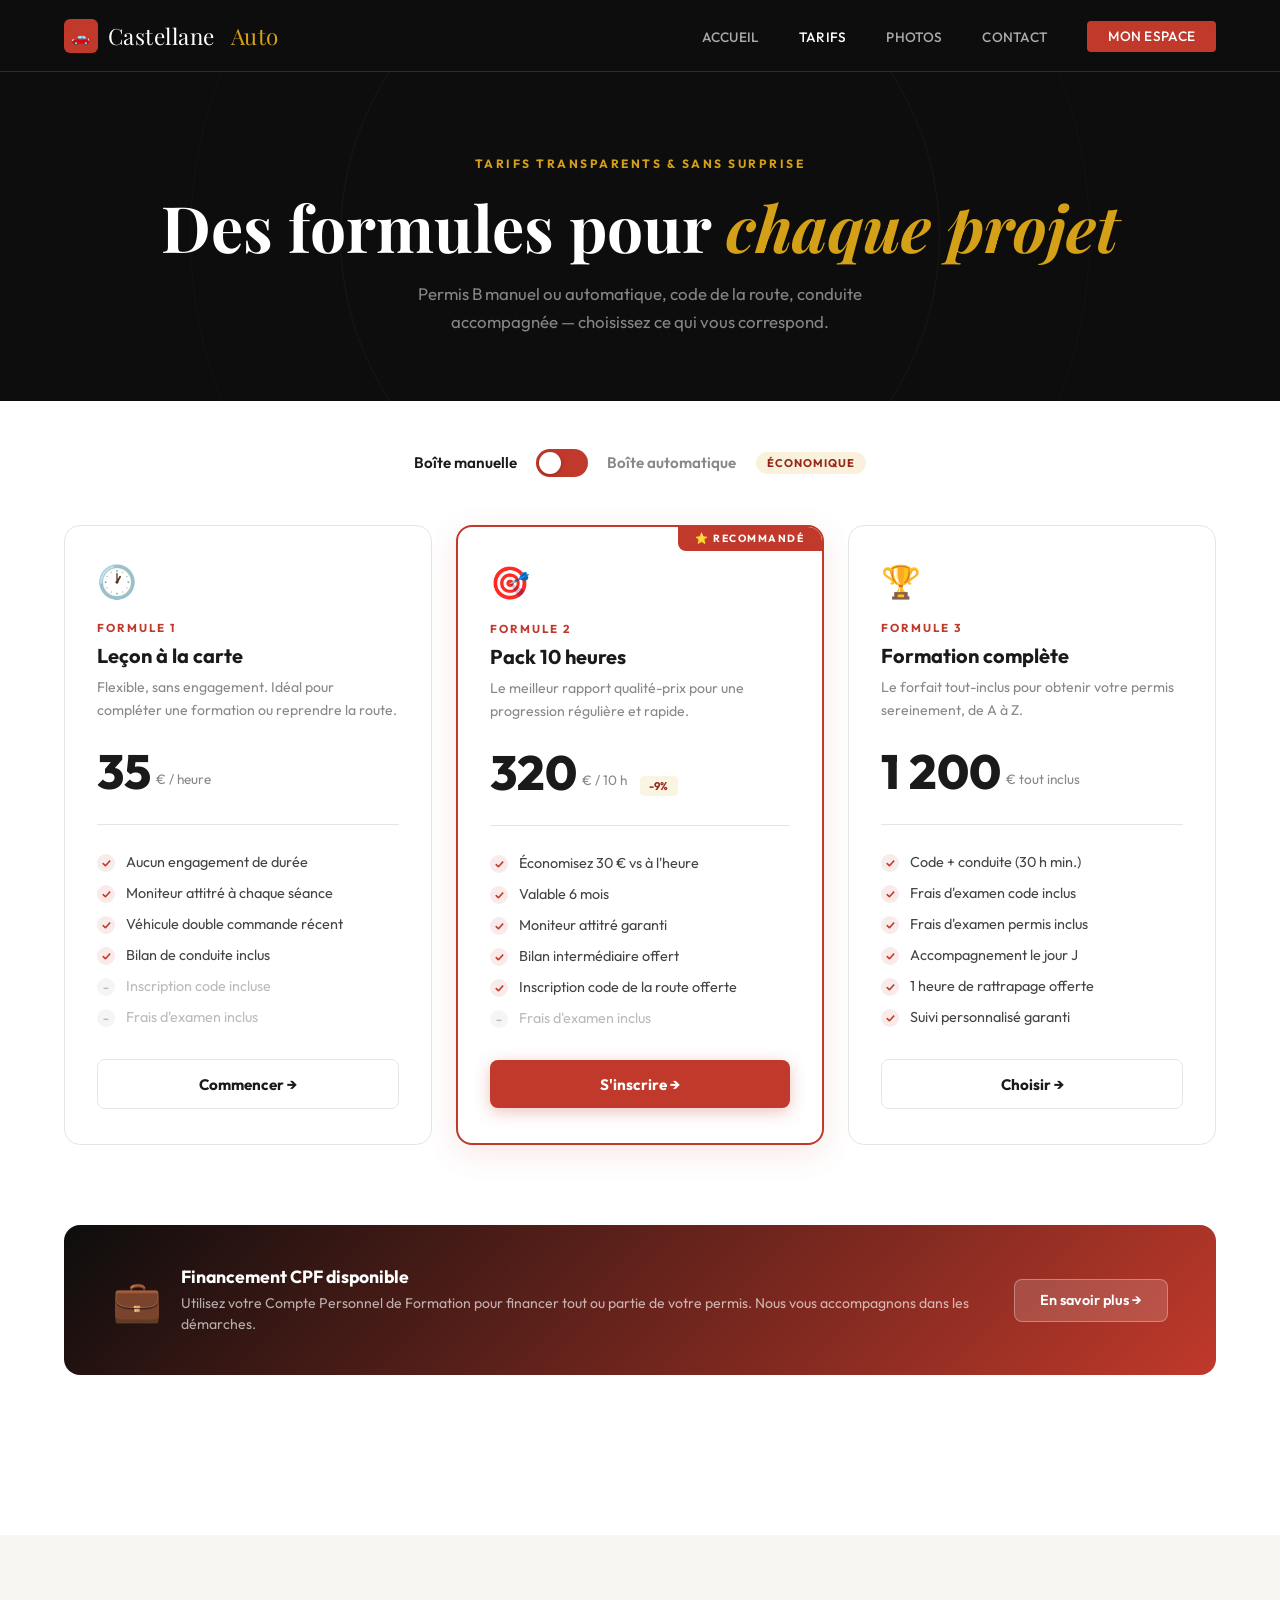
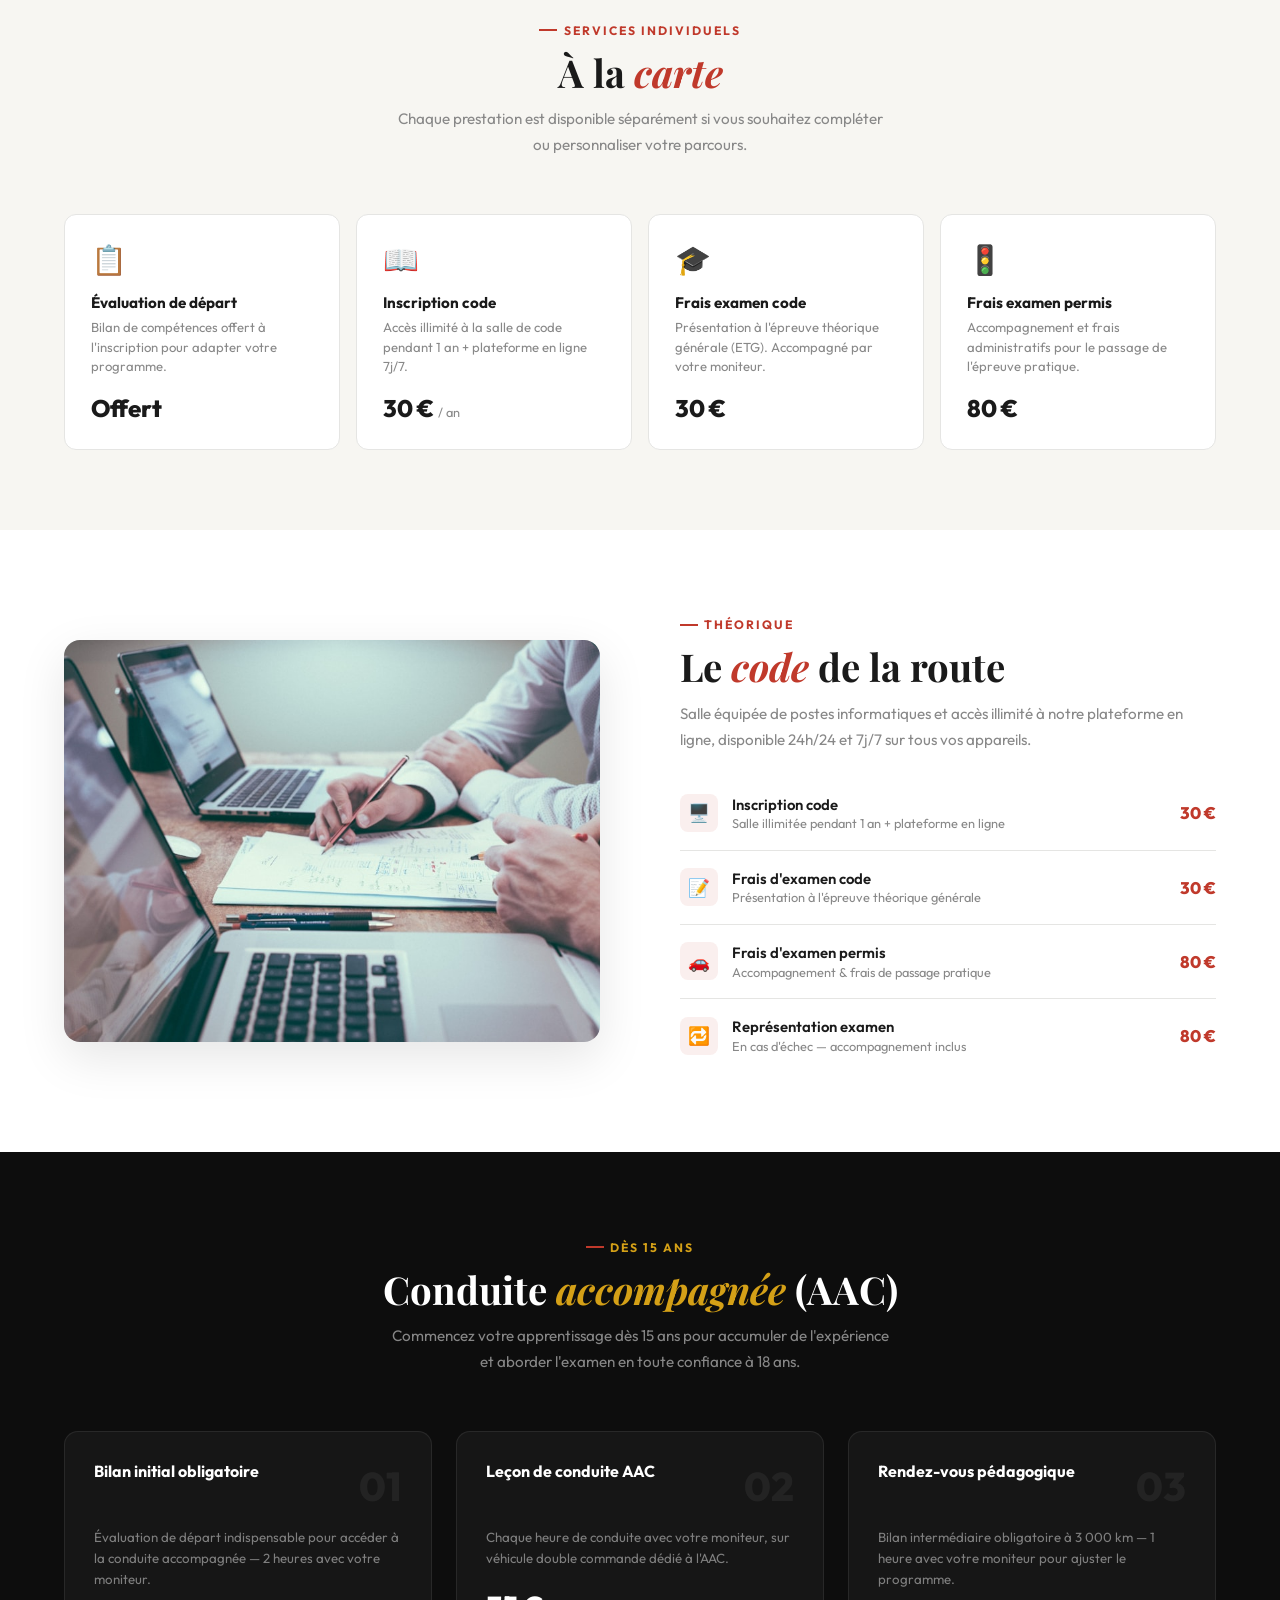
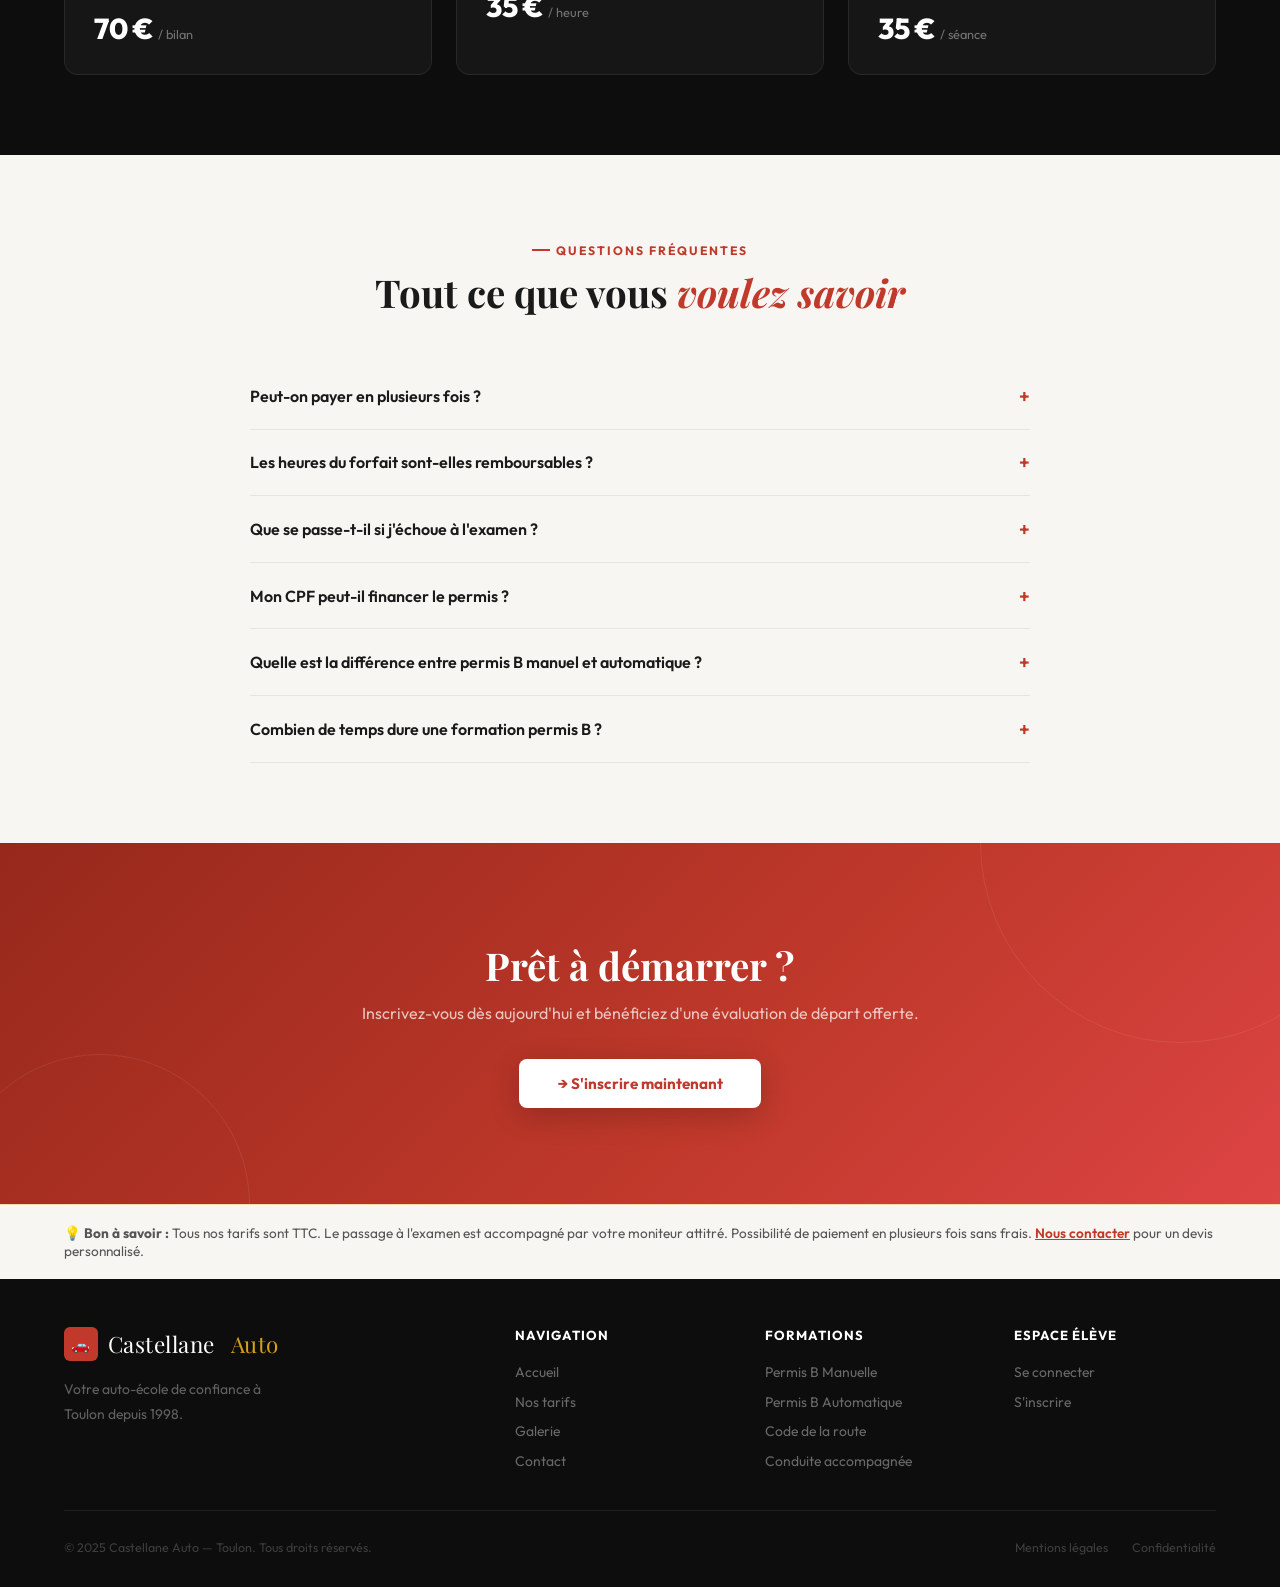
<file: projet_autoecole/front/tarifs.htm>
<!DOCTYPE html>
<html lang="fr">
<head>
    <meta charset="UTF-8">
    <meta name="viewport" content="width=device-width, initial-scale=1.0">
    <title>Castellane Auto — Tarifs</title>
    <link rel="preconnect" href="https://fonts.googleapis.com">
    <link href="https://fonts.googleapis.com/css2?family=Outfit:wght@300;400;500;600;700;800;900&family=Playfair+Display:ital,wght@0,700;1,700&display=swap" rel="stylesheet">
    <style>
        *, *::before, *::after { box-sizing: border-box; margin: 0; padding: 0; }
        :root {
            --red:   #C0392B; --red2: #96281B;
            --gold:  #D4A017;
            --dark:  #0d0d0d; --dark2: #1a1a1a;
            --white: #fff;
            --gray:  #F7F6F2; --gray2: #EFEFED;
            --text:  #1a1a1a; --muted: #888;
            --border:#e5e5e3;
        }
        html { scroll-behavior: smooth; }
        body { font-family: 'Outfit', sans-serif; color: var(--text); background: var(--white); overflow-x: hidden; }
        ::-webkit-scrollbar { width: 4px; }
        ::-webkit-scrollbar-track { background: var(--dark); }
        ::-webkit-scrollbar-thumb { background: var(--red); }

        /* ── NAV ── */
        nav {
            position: sticky; top: 0; z-index: 200;
            background: var(--dark);
            display: flex; align-items: center; justify-content: space-between;
            padding: 0 4rem; height: 72px;
            border-bottom: 1px solid rgba(192,57,43,.4);
        }
        .logo {
            font-family: 'Playfair Display', serif; font-size: 1.4rem;
            color: var(--white); letter-spacing: .5px; text-decoration: none;
            display: flex; align-items: center; gap: .6rem;
        }
        .logo-icon { width: 34px; height: 34px; background: var(--red); border-radius: 6px; display: flex; align-items: center; justify-content: center; font-size: .95rem; }
        .logo span { color: var(--gold); }
        .nav-links { display: flex; gap: 2.5rem; list-style: none; align-items: center; }
        .nav-links a { color: rgba(255,255,255,.65); text-decoration: none; font-size: .85rem; font-weight: 500; text-transform: uppercase; letter-spacing: .3px; transition: color .2s; }
        .nav-links a:hover, .nav-links a.active { color: var(--white); }
        .nav-cta { background: var(--red) !important; color: var(--white) !important; padding: .4rem 1.3rem; border-radius: 4px; }

        /* ── PAGE HEADER ── */
        .page-header {
            background: var(--dark);
            padding: 5rem 4rem 4rem;
            text-align: center; position: relative; overflow: hidden;
        }
        .page-header::before {
            content: ''; position: absolute;
            width: 600px; height: 600px; border-radius: 50%;
            border: 1px solid rgba(212,160,23,.07);
            top: 50%; left: 50%; transform: translate(-50%,-50%);
        }
        .page-header::after {
            content: ''; position: absolute;
            width: 900px; height: 900px; border-radius: 50%;
            border: 1px solid rgba(212,160,23,.04);
            top: 50%; left: 50%; transform: translate(-50%,-50%);
        }
        .header-tag {
            display: inline-flex; align-items: center; gap: .4rem;
            color: var(--gold); font-size: .75rem; font-weight: 700;
            text-transform: uppercase; letter-spacing: 2.5px; margin-bottom: 1.2rem;
            position: relative; z-index: 1;
        }
        .page-header h1 {
            font-family: 'Playfair Display', serif;
            font-size: clamp(2.5rem, 5vw, 4rem);
            color: var(--white); line-height: 1.15; margin-bottom: 1rem;
            position: relative; z-index: 1;
        }
        .page-header h1 em { font-style: italic; color: var(--gold); }
        .page-header p { color: rgba(255,255,255,.5); font-size: 1.05rem; max-width: 520px; margin: 0 auto; line-height: 1.7; position: relative; z-index: 1; }

        /* ── TOGGLE ── */
        .toggle-wrapper {
            display: flex; align-items: center; justify-content: center;
            gap: 1.2rem; padding: 3rem 0 1rem; background: var(--white);
        }
        .toggle-label { font-size: .95rem; font-weight: 600; color: var(--muted); transition: color .2s; cursor: pointer; }
        .toggle-label.active { color: var(--text); }
        .toggle-switch {
            width: 52px; height: 28px; background: var(--red); border-radius: 100px;
            position: relative; cursor: pointer; transition: background .3s; flex-shrink: 0;
        }
        .toggle-switch.auto { background: var(--gold); }
        .toggle-knob {
            position: absolute; top: 3px; left: 3px;
            width: 22px; height: 22px; border-radius: 50%; background: var(--white);
            transition: transform .3s; box-shadow: 0 1px 4px rgba(0,0,0,.25);
        }
        .toggle-switch.auto .toggle-knob { transform: translateX(24px); }
        .toggle-badge {
            background: rgba(212,160,23,.15); color: #96281B; font-size: .7rem; font-weight: 700;
            text-transform: uppercase; letter-spacing: 1px; padding: .25rem .7rem; border-radius: 100px;
        }

        /* ── FORMULES GRID ── */
        .plans-section {
            padding: 1rem 4rem 5rem; background: var(--white);
            max-width: 1280px; margin: 0 auto;
        }
        .plans-grid {
            display: grid; grid-template-columns: repeat(3, 1fr); gap: 1.5rem;
        }
        .plan-card {
            border: 1.5px solid var(--border); border-radius: 16px;
            padding: 2.2rem 2rem; position: relative; overflow: hidden;
            transition: border-color .3s, box-shadow .3s, transform .3s;
            background: var(--white);
        }
        .plan-card:hover { border-color: #ccc; box-shadow: 0 12px 40px rgba(0,0,0,.08); transform: translateY(-4px); }
        .plan-card.featured {
            border-color: var(--red); border-width: 2px;
            box-shadow: 0 8px 32px rgba(192,57,43,.12);
        }
        .plan-card.featured:hover { transform: translateY(-6px); box-shadow: 0 20px 50px rgba(192,57,43,.18); }
        .plan-ribbon {
            position: absolute; top: 0; right: 0;
            background: var(--red); color: var(--white);
            font-size: .65rem; font-weight: 700; text-transform: uppercase; letter-spacing: 1.5px;
            padding: .35rem 1.1rem; border-radius: 0 14px 0 8px;
        }
        .plan-icon { font-size: 2rem; margin-bottom: 1.2rem; }
        .plan-type { font-size: .72rem; font-weight: 700; color: var(--red); text-transform: uppercase; letter-spacing: 2px; margin-bottom: .5rem; }
        .plan-card h2 { font-size: 1.25rem; font-weight: 700; color: var(--text); margin-bottom: .5rem; }
        .plan-desc { font-size: .88rem; color: var(--muted); line-height: 1.6; margin-bottom: 1.6rem; }
        .plan-price {
            display: flex; align-items: flex-end; gap: .3rem;
            margin-bottom: 1.8rem; padding-bottom: 1.8rem;
            border-bottom: 1px solid var(--border);
        }
        .price-num { font-size: 3rem; font-weight: 800; color: var(--text); line-height: 1; }
        .price-num.striked { font-size: 1.4rem; color: #ccc; text-decoration: line-through; font-weight: 400; }
        .price-unit { font-size: .85rem; color: var(--muted); padding-bottom: .4rem; }
        .price-eco {
            display: inline-flex; align-items: center;
            background: rgba(212,160,23,.12); color: #96281B;
            font-size: .7rem; font-weight: 700; padding: .2rem .6rem; border-radius: 4px;
            margin-left: .5rem;
        }
        .plan-features { list-style: none; display: flex; flex-direction: column; gap: .75rem; margin-bottom: 2rem; }
        .plan-features li { display: flex; align-items: flex-start; gap: .7rem; font-size: .9rem; color: #444; }
        .plan-features li::before {
            content: '✓'; width: 18px; height: 18px; border-radius: 50%;
            background: rgba(192,57,43,.1); color: var(--red);
            display: flex; align-items: center; justify-content: center;
            font-size: .65rem; font-weight: 800; flex-shrink: 0; margin-top: 1px;
        }
        .plan-features li.off::before { content: '–'; background: #f5f5f5; color: #bbb; }
        .plan-features li.off { color: #bbb; }
        .btn-plan {
            display: block; text-align: center; text-decoration: none;
            padding: .9rem; border-radius: 8px; font-weight: 700; font-size: .95rem;
            transition: all .25s;
        }
        .btn-plan-primary { background: var(--red); color: var(--white); box-shadow: 0 4px 16px rgba(192,57,43,.3); }
        .btn-plan-primary:hover { background: var(--red2); transform: translateY(-1px); box-shadow: 0 8px 24px rgba(192,57,43,.4); }
        .btn-plan-outline { border: 1.5px solid var(--border); color: var(--text); background: transparent; }
        .btn-plan-outline:hover { border-color: var(--red); color: var(--red); background: rgba(192,57,43,.04); }

        /* ── AUTO section (hidden by default) ── */
        .plans-auto { display: none; }
        .plans-auto.visible { display: grid; grid-template-columns: repeat(3, 1fr); gap: 1.5rem; }
        .plans-manual { display: grid; grid-template-columns: repeat(3, 1fr); gap: 1.5rem; }
        .plans-manual.hidden { display: none; }

        /* ── BADGE CPF ── */
        .cpf-banner {
            background: linear-gradient(135deg, #0d0d0d 0%, #C0392B 100%);
            margin: 0 4rem; border-radius: 16px; padding: 2.5rem 3rem;
            display: flex; align-items: center; justify-content: space-between; gap: 2rem;
            max-width: 1280px; margin: 0 auto; margin-bottom: 5rem;
        }
        .cpf-left { display: flex; align-items: center; gap: 1.2rem; }
        .cpf-icon { font-size: 2.5rem; flex-shrink: 0; }
        .cpf-text h3 { font-size: 1.1rem; font-weight: 700; color: #fff; margin-bottom: .3rem; }
        .cpf-text p { font-size: .88rem; color: rgba(255,255,255,.65); line-height: 1.5; }
        .btn-cpf {
            display: inline-flex; align-items: center; gap: .5rem;
            background: rgba(255,255,255,.15); color: #fff; border: 1px solid rgba(255,255,255,.3);
            padding: .7rem 1.6rem; border-radius: 8px; text-decoration: none;
            font-weight: 600; font-size: .9rem; white-space: nowrap;
            transition: background .2s;
        }
        .btn-cpf:hover { background: rgba(255,255,255,.25); }

        /* ── À LA CARTE ── */
        .acarte-section {
            background: var(--gray); padding: 5rem 4rem;
        }
        .acarte-inner { max-width: 1280px; margin: 0 auto; }
        .acarte-header { text-align: center; margin-bottom: 3.5rem; }
        .section-tag { display: inline-flex; align-items: center; gap: .4rem; color: var(--red); font-size: .76rem; font-weight: 700; text-transform: uppercase; letter-spacing: 2px; margin-bottom: .7rem; }
        .section-tag::before { content: ''; width: 18px; height: 2px; background: var(--red); }
        .section-title-lg { font-family: 'Playfair Display', serif; font-size: clamp(1.8rem, 3vw, 2.6rem); color: var(--text); line-height: 1.2; }
        .section-title-lg em { font-style: italic; color: var(--red); }
        .section-sub { color: var(--muted); font-size: .95rem; margin-top: .7rem; line-height: 1.7; }
        .acarte-grid { display: grid; grid-template-columns: repeat(4, 1fr); gap: 1rem; }
        .acarte-card {
            background: var(--white); border-radius: 12px; padding: 1.6rem;
            border: 1px solid var(--border);
            transition: box-shadow .25s, transform .25s;
        }
        .acarte-card:hover { box-shadow: 0 8px 28px rgba(0,0,0,.08); transform: translateY(-3px); }
        .acarte-emoji { font-size: 1.8rem; margin-bottom: 1rem; }
        .acarte-card h3 { font-size: .95rem; font-weight: 700; margin-bottom: .4rem; }
        .acarte-card p { font-size: .82rem; color: var(--muted); line-height: 1.5; margin-bottom: 1rem; }
        .acarte-price { font-size: 1.5rem; font-weight: 800; color: var(--text); }
        .acarte-price span { font-size: .8rem; font-weight: 400; color: var(--muted); }

        /* ── CODE DE LA ROUTE ── */
        .code-section { padding: 5rem 4rem; background: var(--white); }
        .code-inner { max-width: 1280px; margin: 0 auto; display: grid; grid-template-columns: 1fr 1fr; gap: 5rem; align-items: center; }
        .code-img { border-radius: 16px; overflow: hidden; box-shadow: 0 16px 48px rgba(0,0,0,.1); }
        .code-img img { width: 100%; aspect-ratio: 4/3; object-fit: cover; display: block; }
        .code-list { list-style: none; margin-top: 1.5rem; display: flex; flex-direction: column; gap: 0; }
        .code-item {
            display: flex; align-items: center; justify-content: space-between;
            padding: 1.1rem 0; border-bottom: 1px solid var(--border);
        }
        .code-item:last-child { border-bottom: none; }
        .code-item-left { display: flex; align-items: center; gap: .9rem; }
        .code-item-icon { width: 38px; height: 38px; border-radius: 8px; background: rgba(192,57,43,.08); display: flex; align-items: center; justify-content: center; font-size: 1.1rem; flex-shrink: 0; }
        .code-item-name { font-size: .93rem; font-weight: 600; }
        .code-item-detail { font-size: .8rem; color: var(--muted); margin-top: .1rem; }
        .code-item-price { font-size: 1.05rem; font-weight: 800; color: var(--red); white-space: nowrap; }

        /* ── AAC ── */
        .aac-section { background: var(--dark); padding: 5rem 4rem; }
        .aac-inner { max-width: 1280px; margin: 0 auto; }
        .aac-header { text-align: center; margin-bottom: 3.5rem; }
        .aac-header .section-title-lg { color: var(--white); }
        .aac-header .section-sub { color: rgba(255,255,255,.5); }
        .aac-cards { display: grid; grid-template-columns: repeat(3, 1fr); gap: 1.5rem; }
        .aac-card {
            background: rgba(255,255,255,.04); border: 1px solid rgba(255,255,255,.08);
            border-radius: 14px; padding: 1.8rem;
            transition: background .3s, border-color .3s;
        }
        .aac-card:hover { background: rgba(255,255,255,.08); border-color: rgba(212,160,23,.3); }
        .aac-card-head { display: flex; justify-content: space-between; align-items: flex-start; margin-bottom: 1rem; }
        .aac-card h3 { font-size: 1rem; font-weight: 700; color: var(--white); }
        .aac-card-detail { font-size: .83rem; color: rgba(255,255,255,.45); line-height: 1.6; margin-bottom: 1.2rem; }
        .aac-card-price { font-size: 1.8rem; font-weight: 800; color: var(--white); }
        .aac-card-price span { font-size: .8rem; font-weight: 400; color: rgba(255,255,255,.4); }
        .aac-num { font-family: 'Outfit', sans-serif; font-size: 2.5rem; font-weight: 800; color: rgba(255,255,255,.06); }

        /* ── FAQ ── */
        .faq-section { padding: 5rem 4rem; background: var(--gray); }
        .faq-inner { max-width: 780px; margin: 0 auto; }
        .faq-header { text-align: center; margin-bottom: 3rem; }
        .faq-item { border-bottom: 1px solid var(--border); overflow: hidden; }
        .faq-q {
            width: 100%; text-align: left; background: transparent; border: none;
            padding: 1.3rem 0; cursor: pointer;
            display: flex; align-items: center; justify-content: space-between; gap: 1rem;
            font-family: 'Outfit', sans-serif; font-size: 1rem; font-weight: 600; color: var(--text);
        }
        .faq-q:hover { color: var(--red); }
        .faq-icon { font-size: 1.2rem; color: var(--red); transition: transform .3s; flex-shrink: 0; }
        .faq-item.open .faq-icon { transform: rotate(45deg); }
        .faq-a {
            max-height: 0; overflow: hidden;
            transition: max-height .4s ease, padding .3s;
            font-size: .92rem; color: #555; line-height: 1.8;
        }
        .faq-item.open .faq-a { max-height: 400px; padding-bottom: 1.3rem; }

        /* ── CTA BOTTOM ── */
        .cta-section {
            padding: 6rem 4rem; text-align: center;
            background: linear-gradient(135deg, var(--red2) 0%, var(--red) 60%, #d44 100%);
            position: relative; overflow: hidden;
        }
        .cta-section::before, .cta-section::after { content: ''; position: absolute; border-radius: 50%; border: 1px solid rgba(255,255,255,.08); }
        .cta-section::before { width: 400px; height: 400px; top: -200px; right: -100px; }
        .cta-section::after  { width: 300px; height: 300px; bottom: -150px; left: -50px; }
        .cta-section h2 { font-family: 'Playfair Display', serif; font-size: clamp(1.8rem,3vw,2.8rem); color: var(--white); margin-bottom: .8rem; }
        .cta-section p { color: rgba(255,255,255,.72); font-size: 1rem; margin-bottom: 2.2rem; }
        .btn-cta-white { display: inline-flex; align-items: center; gap: .5rem; background: var(--white); color: var(--red); padding: .95rem 2.4rem; border-radius: 8px; text-decoration: none; font-weight: 700; font-size: .95rem; transition: all .25s; box-shadow: 0 8px 30px rgba(0,0,0,.2); }
        .btn-cta-white:hover { background: var(--dark); color: var(--white); transform: translateY(-2px); }

        /* ── NOTE ── */
        .note-band { background: #F7F6F2; border-top: 1px solid rgba(212,160,23,.3); padding: 1.2rem 4rem; }
        .note-band p { max-width: 1280px; margin: 0 auto; font-size: .85rem; color: #555; }
        .note-band strong { font-weight: 700; }

        /* ── FOOTER ── */
        footer { background: var(--dark); padding: 3rem 4rem 2rem; }
        .footer-top { display: grid; grid-template-columns: 2fr 1fr 1fr 1fr; gap: 3rem; padding-bottom: 2.5rem; border-bottom: 1px solid rgba(255,255,255,.07); }
        .footer-brand p { color: rgba(255,255,255,.35); font-size: .87rem; margin-top: 1rem; line-height: 1.8; max-width: 240px; }
        .footer-col h4 { color: var(--white); font-size: .82rem; font-weight: 700; text-transform: uppercase; letter-spacing: 1px; margin-bottom: 1.1rem; }
        .footer-col ul { list-style: none; display: flex; flex-direction: column; gap: .6rem; }
        .footer-col ul li a { color: rgba(255,255,255,.38); text-decoration: none; font-size: .87rem; transition: color .2s; }
        .footer-col ul li a:hover { color: var(--gold); }
        .footer-bottom { padding-top: 1.8rem; display: flex; justify-content: space-between; align-items: center; }
        .footer-copy { font-size: .78rem; color: rgba(255,255,255,.2); }
        .footer-links { display: flex; gap: 1.5rem; }
        .footer-links a { font-size: .78rem; color: rgba(255,255,255,.2); text-decoration: none; transition: color .2s; }
        .footer-links a:hover { color: var(--gold); }

        /* ── RESPONSIVE ── */
        @media (max-width: 1024px) {
            nav { padding: 0 2rem; }
            .page-header { padding: 4rem 2rem 3rem; }
            .plans-section { padding: 1rem 2rem 4rem; }
            .cpf-banner { margin: 0 2rem 4rem; padding: 2rem; flex-direction: column; text-align: center; }
            .acarte-section, .code-section, .aac-section, .faq-section, .cta-section, .note-band { padding-left: 2rem; padding-right: 2rem; }
            .acarte-grid { grid-template-columns: 1fr 1fr; }
            .code-inner { grid-template-columns: 1fr; gap: 2.5rem; }
            .aac-cards { grid-template-columns: 1fr 1fr; }
            .footer-top { grid-template-columns: 1fr 1fr; gap: 2rem; }
        }
        @media (max-width: 768px) {
            nav { padding: 0 1.5rem; }
            .nav-links { display: none; }
            .page-header { padding: 4rem 1.5rem 3rem; }
            .plans-section { padding: 1rem 1.5rem 4rem; }
            .plans-manual, .plans-auto.visible { grid-template-columns: 1fr; }
            .cpf-banner { margin: 0 1.5rem 3rem; }
            .acarte-section, .code-section, .aac-section, .faq-section, .cta-section, .note-band { padding-left: 1.5rem; padding-right: 1.5rem; }
            .acarte-grid { grid-template-columns: 1fr 1fr; }
            .aac-cards { grid-template-columns: 1fr; }
            .footer-top { grid-template-columns: 1fr; }
            .footer-bottom { flex-direction: column; gap: 1rem; text-align: center; }
        }
        @media (max-width: 500px) {
            .acarte-grid { grid-template-columns: 1fr; }
        }
    </style>
</head>
<body>

<!-- ══ NAV ══ -->
<nav>
    <a href="accueil.htm" class="logo">
        <div class="logo-icon">🚗</div>
        Castellane <span>&nbsp;Auto</span>
    </a>
    <ul class="nav-links">
        <li><a href="accueil.htm">Accueil</a></li>
        <li><a href="tarifs.htm" class="active">Tarifs</a></li>
        <li><a href="photos.htm">Photos</a></li>
        <li><a href="accueil.htm#contact">Contact</a></li>
        <li><a href="login.php" class="nav-cta">Mon espace</a></li>
    </ul>
</nav>

<!-- ══ PAGE HEADER ══ -->
<div class="page-header">
    <div class="header-tag">Tarifs transparents &amp; sans surprise</div>
    <h1>Des formules pour <em>chaque projet</em></h1>
    <p>Permis B manuel ou automatique, code de la route, conduite accompagnée — choisissez ce qui vous correspond.</p>
</div>

<!-- ══ TOGGLE BOÎTE ══ -->
<div class="toggle-wrapper">
    <span class="toggle-label active" id="lbl-manual" onclick="setMode('manual')">Boîte manuelle</span>
    <div class="toggle-switch" id="toggle" onclick="switchMode()">
        <div class="toggle-knob"></div>
    </div>
    <span class="toggle-label" id="lbl-auto" onclick="setMode('auto')">Boîte automatique</span>
    <span class="toggle-badge">Économique</span>
</div>

<!-- ══ FORMULES ══ -->
<div class="plans-section" style="padding-top:2rem;">

    <!-- ─ MANUEL ─ -->
    <div class="plans-manual" id="plans-manual">

        <div class="plan-card">
            <div class="plan-icon">🕐</div>
            <div class="plan-type">Formule 1</div>
            <h2>Leçon à la carte</h2>
            <p class="plan-desc">Flexible, sans engagement. Idéal pour compléter une formation ou reprendre la route.</p>
            <div class="plan-price">
                <span class="price-num">35</span>
                <span class="price-unit">€ / heure</span>
            </div>
            <ul class="plan-features">
                <li>Aucun engagement de durée</li>
                <li>Moniteur attitré à chaque séance</li>
                <li>Véhicule double commande récent</li>
                <li>Bilan de conduite inclus</li>
                <li class="off">Inscription code incluse</li>
                <li class="off">Frais d'examen inclus</li>
            </ul>
            <a href="inscription.php" class="btn-plan btn-plan-outline">Commencer →</a>
        </div>

        <div class="plan-card featured">
            <div class="plan-ribbon">⭐ Recommandé</div>
            <div class="plan-icon">🎯</div>
            <div class="plan-type">Formule 2</div>
            <h2>Pack 10 heures</h2>
            <p class="plan-desc">Le meilleur rapport qualité-prix pour une progression régulière et rapide.</p>
            <div class="plan-price">
                <span class="price-num">320</span>
                <span class="price-unit">€ / 10 h</span>
                <span class="price-eco">-9%</span>
            </div>
            <ul class="plan-features">
                <li>Économisez 30 € vs à l'heure</li>
                <li>Valable 6 mois</li>
                <li>Moniteur attitré garanti</li>
                <li>Bilan intermédiaire offert</li>
                <li>Inscription code de la route offerte</li>
                <li class="off">Frais d'examen inclus</li>
            </ul>
            <a href="inscription.php" class="btn-plan btn-plan-primary">S'inscrire →</a>
        </div>

        <div class="plan-card">
            <div class="plan-icon">🏆</div>
            <div class="plan-type">Formule 3</div>
            <h2>Formation complète</h2>
            <p class="plan-desc">Le forfait tout-inclus pour obtenir votre permis sereinement, de A à Z.</p>
            <div class="plan-price">
                <span class="price-num">1 200</span>
                <span class="price-unit">€ tout inclus</span>
            </div>
            <ul class="plan-features">
                <li>Code + conduite (30 h min.)</li>
                <li>Frais d'examen code inclus</li>
                <li>Frais d'examen permis inclus</li>
                <li>Accompagnement le jour J</li>
                <li>1 heure de rattrapage offerte</li>
                <li>Suivi personnalisé garanti</li>
            </ul>
            <a href="inscription.php" class="btn-plan btn-plan-outline">Choisir →</a>
        </div>

    </div>

    <!-- ─ AUTOMATIQUE (masqué par défaut) ─ -->
    <div class="plans-auto" id="plans-auto">

        <div class="plan-card">
            <div class="plan-icon">⚡</div>
            <div class="plan-type">Auto — Formule 1</div>
            <h2>Leçon à la carte</h2>
            <p class="plan-desc">Boîte automatique, sans engagement. Idéal pour se concentrer sur la route.</p>
            <div class="plan-price">
                <span class="price-num">37</span>
                <span class="price-unit">€ / heure</span>
            </div>
            <ul class="plan-features">
                <li>Aucun engagement</li>
                <li>Moniteur attitré</li>
                <li>Véhicule automatique double commande</li>
                <li>Bilan de conduite inclus</li>
                <li class="off">Inscription code incluse</li>
                <li class="off">Frais d'examen inclus</li>
            </ul>
            <a href="inscription.php" class="btn-plan btn-plan-outline">Commencer →</a>
        </div>

        <div class="plan-card featured">
            <div class="plan-ribbon">⭐ Recommandé</div>
            <div class="plan-icon">🎯</div>
            <div class="plan-type">Auto — Formule 2</div>
            <h2>Pack 10 heures</h2>
            <p class="plan-desc">Progression rapide en boîte automatique. Économique et flexible.</p>
            <div class="plan-price">
                <span class="price-num">340</span>
                <span class="price-unit">€ / 10 h</span>
                <span class="price-eco">-8%</span>
            </div>
            <ul class="plan-features">
                <li>Économisez 30 € vs à l'heure</li>
                <li>Valable 6 mois</li>
                <li>Moniteur attitré garanti</li>
                <li>Bilan intermédiaire offert</li>
                <li>Inscription code offerte</li>
                <li class="off">Frais d'examen inclus</li>
            </ul>
            <a href="inscription.php" class="btn-plan btn-plan-primary">S'inscrire →</a>
        </div>

        <div class="plan-card">
            <div class="plan-icon">🏆</div>
            <div class="plan-type">Auto — Formule 3</div>
            <h2>Formation complète</h2>
            <p class="plan-desc">Permis B automatique de A à Z, tout inclus, sans mauvaises surprises.</p>
            <div class="plan-price">
                <span class="price-num">1 290</span>
                <span class="price-unit">€ tout inclus</span>
            </div>
            <ul class="plan-features">
                <li>Code + conduite auto (30 h min.)</li>
                <li>Frais d'examen code inclus</li>
                <li>Frais d'examen permis inclus</li>
                <li>Accompagnement le jour J</li>
                <li>1 heure de rattrapage offerte</li>
                <li>Suivi personnalisé garanti</li>
            </ul>
            <a href="inscription.php" class="btn-plan btn-plan-outline">Choisir →</a>
        </div>

    </div>

</div>

<!-- ══ BANDEAU CPF ══ -->
<div style="padding: 0 4rem 5rem; max-width:1280px; margin:0 auto;">
    <div class="cpf-banner">
        <div class="cpf-left">
            <div class="cpf-icon">💼</div>
            <div class="cpf-text">
                <h3>Financement CPF disponible</h3>
                <p>Utilisez votre Compte Personnel de Formation pour financer tout ou partie de votre permis. Nous vous accompagnons dans les démarches.</p>
            </div>
        </div>
        <a href="accueil.htm#contact" class="btn-cpf">En savoir plus →</a>
    </div>
</div>

<!-- ══ À LA CARTE ══ -->
<section class="acarte-section">
    <div class="acarte-inner">
        <div class="acarte-header">
            <span class="section-tag">Services individuels</span>
            <h2 class="section-title-lg">À la <em>carte</em></h2>
            <p class="section-sub" style="max-width:500px;margin:.7rem auto 0;">Chaque prestation est disponible séparément si vous souhaitez compléter ou personnaliser votre parcours.</p>
        </div>
        <div class="acarte-grid">
            <div class="acarte-card">
                <div class="acarte-emoji">📋</div>
                <h3>Évaluation de départ</h3>
                <p>Bilan de compétences offert à l'inscription pour adapter votre programme.</p>
                <div class="acarte-price">Offert</div>
            </div>
            <div class="acarte-card">
                <div class="acarte-emoji">📖</div>
                <h3>Inscription code</h3>
                <p>Accès illimité à la salle de code pendant 1 an + plateforme en ligne 7j/7.</p>
                <div class="acarte-price">30 € <span>/ an</span></div>
            </div>
            <div class="acarte-card">
                <div class="acarte-emoji">🎓</div>
                <h3>Frais examen code</h3>
                <p>Présentation à l'épreuve théorique générale (ETG). Accompagné par votre moniteur.</p>
                <div class="acarte-price">30 €</div>
            </div>
            <div class="acarte-card">
                <div class="acarte-emoji">🚦</div>
                <h3>Frais examen permis</h3>
                <p>Accompagnement et frais administratifs pour le passage de l'épreuve pratique.</p>
                <div class="acarte-price">80 €</div>
            </div>
        </div>
    </div>
</section>

<!-- ══ CODE DE LA ROUTE ══ -->
<section class="code-section">
    <div class="code-inner">
        <div class="code-img">
            <img src="images/code-room.jpg" alt="Salle de code de la route">
        </div>
        <div>
            <span class="section-tag">Théorique</span>
            <h2 class="section-title-lg">Le <em>code</em> de la route</h2>
            <p class="section-sub">Salle équipée de postes informatiques et accès illimité à notre plateforme en ligne, disponible 24h/24 et 7j/7 sur tous vos appareils.</p>
            <ul class="code-list">
                <li class="code-item">
                    <div class="code-item-left">
                        <div class="code-item-icon">🖥️</div>
                        <div>
                            <div class="code-item-name">Inscription code</div>
                            <div class="code-item-detail">Salle illimitée pendant 1 an + plateforme en ligne</div>
                        </div>
                    </div>
                    <div class="code-item-price">30 €</div>
                </li>
                <li class="code-item">
                    <div class="code-item-left">
                        <div class="code-item-icon">📝</div>
                        <div>
                            <div class="code-item-name">Frais d'examen code</div>
                            <div class="code-item-detail">Présentation à l'épreuve théorique générale</div>
                        </div>
                    </div>
                    <div class="code-item-price">30 €</div>
                </li>
                <li class="code-item">
                    <div class="code-item-left">
                        <div class="code-item-icon">🚗</div>
                        <div>
                            <div class="code-item-name">Frais d'examen permis</div>
                            <div class="code-item-detail">Accompagnement &amp; frais de passage pratique</div>
                        </div>
                    </div>
                    <div class="code-item-price">80 €</div>
                </li>
                <li class="code-item">
                    <div class="code-item-left">
                        <div class="code-item-icon">🔁</div>
                        <div>
                            <div class="code-item-name">Représentation examen</div>
                            <div class="code-item-detail">En cas d'échec — accompagnement inclus</div>
                        </div>
                    </div>
                    <div class="code-item-price">80 €</div>
                </li>
            </ul>
        </div>
    </div>
</section>

<!-- ══ AAC ══ -->
<section class="aac-section">
    <div class="aac-inner">
        <div class="aac-header">
            <span class="section-tag" style="color:var(--gold);justify-content:center;">Dès 15 ans</span>
            <h2 class="section-title-lg" style="color:var(--white);">Conduite <em style="color:var(--gold);">accompagnée</em> (AAC)</h2>
            <p class="section-sub" style="color:rgba(255,255,255,.5);max-width:500px;margin:.7rem auto 0;">Commencez votre apprentissage dès 15 ans pour accumuler de l'expérience et aborder l'examen en toute confiance à 18 ans.</p>
        </div>
        <div class="aac-cards">
            <div class="aac-card">
                <div class="aac-card-head">
                    <h3>Bilan initial obligatoire</h3>
                    <span class="aac-num">01</span>
                </div>
                <p class="aac-card-detail">Évaluation de départ indispensable pour accéder à la conduite accompagnée — 2 heures avec votre moniteur.</p>
                <div class="aac-card-price">70 € <span>/ bilan</span></div>
            </div>
            <div class="aac-card">
                <div class="aac-card-head">
                    <h3>Leçon de conduite AAC</h3>
                    <span class="aac-num">02</span>
                </div>
                <p class="aac-card-detail">Chaque heure de conduite avec votre moniteur, sur véhicule double commande dédié à l'AAC.</p>
                <div class="aac-card-price">35 € <span>/ heure</span></div>
            </div>
            <div class="aac-card">
                <div class="aac-card-head">
                    <h3>Rendez-vous pédagogique</h3>
                    <span class="aac-num">03</span>
                </div>
                <p class="aac-card-detail">Bilan intermédiaire obligatoire à 3 000 km — 1 heure avec votre moniteur pour ajuster le programme.</p>
                <div class="aac-card-price">35 € <span>/ séance</span></div>
            </div>
        </div>
    </div>
</section>

<!-- ══ FAQ ══ -->
<section class="faq-section">
    <div class="faq-inner">
        <div class="faq-header">
            <span class="section-tag" style="justify-content:center;">Questions fréquentes</span>
            <h2 class="section-title-lg">Tout ce que vous <em>voulez savoir</em></h2>
        </div>

        <div class="faq-item">
            <button class="faq-q" onclick="toggleFaq(this)">
                Peut-on payer en plusieurs fois ?
                <span class="faq-icon">+</span>
            </button>
            <div class="faq-a">Oui, nous proposons le paiement en 2 ou 3 fois sans frais pour nos forfaits. Contactez-nous directement à l'accueil pour convenir des modalités adaptées à votre situation.</div>
        </div>

        <div class="faq-item">
            <button class="faq-q" onclick="toggleFaq(this)">
                Les heures du forfait sont-elles remboursables ?
                <span class="faq-icon">+</span>
            </button>
            <div class="faq-a">Les heures achetées en forfait ne sont pas remboursables mais sont valables 6 mois. Elles peuvent être cédées à un membre de votre famille en cas d'impossibilité de les utiliser — sous conditions, nous consulter.</div>
        </div>

        <div class="faq-item">
            <button class="faq-q" onclick="toggleFaq(this)">
                Que se passe-t-il si j'échoue à l'examen ?
                <span class="faq-icon">+</span>
            </button>
            <div class="faq-a">En cas d'échec à l'épreuve pratique, nous analysons ensemble les points à améliorer et organisons les heures de rattrapage nécessaires. La représentation à l'examen est ensuite reproposée à 80 €. Dans notre Formation Complète, 1 heure de rattrapage est déjà incluse.</div>
        </div>

        <div class="faq-item">
            <button class="faq-q" onclick="toggleFaq(this)">
                Mon CPF peut-il financer le permis ?
                <span class="faq-icon">+</span>
            </button>
            <div class="faq-a">Oui, si vous êtes salarié ou demandeur d'emploi, votre Compte Personnel de Formation (CPF) peut prendre en charge tout ou partie de votre permis de conduire. Nous vous accompagnons dans les démarches administratives.</div>
        </div>

        <div class="faq-item">
            <button class="faq-q" onclick="toggleFaq(this)">
                Quelle est la différence entre permis B manuel et automatique ?
                <span class="faq-icon">+</span>
            </button>
            <div class="faq-a">Le permis B manuel vous autorise à conduire tous les véhicules. Le permis B automatique (ou permis BEA) vous limite aux véhicules à boîte automatique mais peut être obtenu plus rapidement. Il est idéal si vous ressentez des difficultés avec la boîte manuelle.</div>
        </div>

        <div class="faq-item">
            <button class="faq-q" onclick="toggleFaq(this)">
                Combien de temps dure une formation permis B ?
                <span class="faq-icon">+</span>
            </button>
            <div class="faq-a">En moyenne, nos élèves suivent entre 25 et 35 heures de conduite avant l'examen. Cela dépend de votre niveau de départ, de votre rythme d'apprentissage et de la fréquence des leçons. Un bilan initial gratuit permet d'estimer le nombre d'heures nécessaires.</div>
        </div>

    </div>
</section>

<!-- ══ CTA ══ -->
<section class="cta-section">
    <h2>Prêt à démarrer ?</h2>
    <p>Inscrivez-vous dès aujourd'hui et bénéficiez d'une évaluation de départ offerte.</p>
    <a href="inscription.php" class="btn-cta-white">&#8594; S'inscrire maintenant</a>
</section>

<!-- ══ NOTE LÉGALE ══ -->
<div class="note-band">
    <p>💡 <strong>Bon à savoir :</strong> Tous nos tarifs sont TTC. Le passage à l'examen est accompagné par votre moniteur attitré. Possibilité de paiement en plusieurs fois sans frais. <a href="accueil.htm#contact" style="color:var(--red);font-weight:600;">Nous contacter</a> pour un devis personnalisé.</p>
</div>

<!-- ══ FOOTER ══ -->
<footer>
    <div class="footer-top">
        <div class="footer-brand">
            <a href="accueil.htm" class="logo">
                <div class="logo-icon">🚗</div>
                Castellane <span>&nbsp;Auto</span>
            </a>
            <p>Votre auto-école de confiance à Toulon depuis 1998.</p>
        </div>
        <div class="footer-col">
            <h4>Navigation</h4>
            <ul>
                <li><a href="accueil.htm">Accueil</a></li>
                <li><a href="tarifs.htm">Nos tarifs</a></li>
                <li><a href="photos.htm">Galerie</a></li>
                <li><a href="accueil.htm#contact">Contact</a></li>
            </ul>
        </div>
        <div class="footer-col">
            <h4>Formations</h4>
            <ul>
                <li><a href="#">Permis B Manuelle</a></li>
                <li><a href="#">Permis B Automatique</a></li>
                <li><a href="#">Code de la route</a></li>
                <li><a href="#">Conduite accompagnée</a></li>
            </ul>
        </div>
        <div class="footer-col">
            <h4>Espace élève</h4>
            <ul>
                <li><a href="login.php">Se connecter</a></li>
                <li><a href="inscription.php">S'inscrire</a></li>
            </ul>
        </div>
    </div>
    <div class="footer-bottom">
        <p class="footer-copy">© 2025 Castellane Auto — Toulon. Tous droits réservés.</p>
        <div class="footer-links">
            <a href="#">Mentions légales</a>
            <a href="#">Confidentialité</a>
        </div>
    </div>
</footer>

<script>
    // ── Toggle boîte manuelle / automatique ──
    let mode = 'manual';

    function switchMode() { setMode(mode === 'manual' ? 'auto' : 'manual'); }

    function setMode(m) {
        mode = m;
        const toggle = document.getElementById('toggle');
        const manual = document.getElementById('plans-manual');
        const auto   = document.getElementById('plans-auto');
        const lblM   = document.getElementById('lbl-manual');
        const lblA   = document.getElementById('lbl-auto');

        if (m === 'auto') {
            toggle.classList.add('auto');
            manual.classList.add('hidden');
            auto.classList.add('visible');
            lblM.classList.remove('active');
            lblA.classList.add('active');
        } else {
            toggle.classList.remove('auto');
            manual.classList.remove('hidden');
            auto.classList.remove('visible');
            lblM.classList.add('active');
            lblA.classList.remove('active');
        }
    }

    // ── FAQ accordion ──
    function toggleFaq(btn) {
        const item = btn.parentElement;
        const isOpen = item.classList.contains('open');
        document.querySelectorAll('.faq-item.open').forEach(el => el.classList.remove('open'));
        if (!isOpen) item.classList.add('open');
    }
</script>

</body>
</html>
</file>
<file: style.css>
@import url('https://fonts.googleapis.com/css2?family=Space+Mono:wght@400;700&family=Syne:wght@400;600;700;800&display=swap');

* { margin: 0; padding: 0; box-sizing: border-box; }

:root {
    --cyan: #08f3ff;
    --dark-bg: #06121c;
    --card-bg: rgba(10, 20, 40, 0.85);
    --accent: #667eea;
    --glow: 0 0 20px rgba(8, 243, 255, 0.3);
}

body {
    font-family: 'Syne', sans-serif;
    line-height: 1.6;
    color: #ffffff;
    background: var(--dark-bg);
    min-height: 100vh;
    overflow-x: hidden;
}

body::before {
    content: '';
    position: fixed;
    inset: 0;
    background-image:
        linear-gradient(rgba(8, 243, 255, 0.025) 1px, transparent 1px),
        linear-gradient(90deg, rgba(8, 243, 255, 0.025) 1px, transparent 1px);
    background-size: 60px 60px;
    pointer-events: none;
    z-index: 0;
}

.orb { position: fixed; border-radius: 50%; pointer-events: none; z-index: 0; filter: blur(60px); }
.orb-1 { width: 400px; height: 400px; background: radial-gradient(circle, rgba(102,126,234,0.12), transparent 70%); top: -100px; right: -100px; animation: floatOrb 8s ease-in-out infinite; }
.orb-2 { width: 300px; height: 300px; background: radial-gradient(circle, rgba(8,243,255,0.08), transparent 70%); bottom: 200px; left: -80px; animation: floatOrb 11s ease-in-out infinite reverse; }
.orb-3 { width: 200px; height: 200px; background: radial-gradient(circle, rgba(118,75,162,0.1), transparent 70%); top: 50%; right: 5%; animation: floatOrb 9s ease-in-out infinite 2s; }

@keyframes floatOrb {
    0%,100% { transform: translate(0,0); }
    33%      { transform: translate(-20px,30px); }
    66%      { transform: translate(15px,-20px); }
}

@keyframes fadeUp {
    from { opacity:0; transform:translateY(30px); }
    to   { opacity:1; transform:translateY(0); }
}

@keyframes spinBorder { to { transform: rotate(360deg); } }

h1,h2,h3,h4,h5,h6 { font-family:'Syne',sans-serif; font-weight:800; color:var(--cyan); text-shadow:0 0 8px rgba(8,243,255,0.5); }
p,li { color:#c8d8e8; }
a { color:var(--cyan); text-decoration:none; transition:0.3s; }
a:hover { opacity:0.75; }

.container { max-width:1100px; margin:0 auto; padding:0 24px; position:relative; z-index:2; }

/* Nav */
.navbar { background:rgba(6,18,28,0.92); padding:1rem 0; position:sticky; top:0; z-index:1000; backdrop-filter:blur(12px); border-bottom:1px solid rgba(8,243,255,0.15); padding-right:24px; }
.navbar .container { display:flex; justify-content:space-between; align-items:center; }
.logo { font-family:'Space Mono',monospace; font-size:1.1rem; font-weight:700; color:var(--cyan); letter-spacing:2px; text-transform:uppercase; display:none; }
.nav-links { display:flex; list-style:none; gap:1.2rem; flex-wrap:nowrap; overflow-x:auto; margin-left:auto; }
.nav-links a { font-family:'Space Mono',monospace; color:#8ab; font-size:0.75rem; letter-spacing:0.8px; text-transform:uppercase; position:relative; white-space:nowrap; }
.nav-links a::after { content:''; position:absolute; bottom:-4px; left:0; width:0; height:1px; background:var(--cyan); transition:width 0.3s; }
.nav-links a:hover { color:var(--cyan); opacity:1; }
.nav-links a:hover::after { width:100%; }

.hamburger { display:none; flex-direction:column; gap:5px; cursor:pointer; background:none; border:none; padding:4px; }
.hamburger span { display:block; width:24px; height:2px; background:var(--cyan); transition:0.3s; }

/* Hero */
.hero { padding:120px 20px 100px; position:relative; z-index:2; }
.hero-content { display:flex; align-items:center; gap:4rem; animation:fadeUp 0.9s ease both; }
.profile-pic-wrapper { position:relative; flex-shrink:0; }
.profile-pic-wrapper::before { content:''; position:absolute; inset:-6px; border-radius:50%; background:conic-gradient(var(--cyan),var(--accent),var(--cyan)); animation:spinBorder 4s linear infinite; }
.profile-pic-wrapper::after { content:''; position:absolute; inset:-2px; border-radius:50%; background:var(--dark-bg); }
.profile-pic { width:200px; height:200px; border-radius:50%; object-fit:cover; position:relative; z-index:1; display:block; }
.hero-text { flex:1; }
.hero-tag { font-family:'Space Mono',monospace; font-size:0.78rem; color:var(--cyan); letter-spacing:3px; text-transform:uppercase; margin-bottom:0.8rem; opacity:0.8; }
.hero h1 { font-size:clamp(2.2rem,5vw,3.5rem); margin-bottom:0.5rem; line-height:1.1; background:linear-gradient(135deg,#fff 40%,var(--cyan)); -webkit-background-clip:text; -webkit-text-fill-color:transparent; background-clip:text; text-shadow:none; }
.hero h2 { font-size:1.1rem; font-weight:600; color:#8ab; text-shadow:none; margin-bottom:1rem; }
.hero p { font-size:1rem; color:#8ab; }

.cv-btn { display:inline-flex; align-items:center; gap:8px; margin-top:2rem; padding:12px 28px; border:1px solid var(--cyan); color:var(--cyan); border-radius:4px; font-family:'Space Mono',monospace; font-size:0.85rem; letter-spacing:1px; text-transform:uppercase; transition:0.3s; position:relative; overflow:hidden; }
.cv-btn::before { content:''; position:absolute; inset:0; background:var(--cyan); transform:translateX(-100%); transition:0.3s; z-index:-1; }
.cv-btn:hover { color:#06121c; opacity:1; }
.cv-btn:hover::before { transform:translateX(0); }

/* Sections */
section { padding:80px 20px; position:relative; z-index:2; }
.section-title { text-align:center; font-size:clamp(1.5rem,3vw,2.2rem); margin-bottom:3rem; position:relative; display:inline-block; left:50%; transform:translateX(-50%); }
.section-title::after { content:''; position:absolute; bottom:-8px; left:50%; transform:translateX(-50%); width:50px; height:2px; background:var(--cyan); }

/* Projects */
.projects { background:rgba(6,17,34,0.6); }
.projects-grid { display:grid; grid-template-columns:repeat(auto-fit,minmax(280px,1fr)); gap:1.5rem; }
.project-card { background:var(--card-bg); padding:2rem; border-radius:8px; border:1px solid rgba(8,243,255,0.1); transition:transform 0.3s,border-color 0.3s,box-shadow 0.3s; position:relative; overflow:hidden; }
.project-card::before { content:''; position:absolute; top:0; left:0; width:100%; height:3px; background:linear-gradient(90deg,var(--cyan),var(--accent)); transform:scaleX(0); transform-origin:left; transition:transform 0.3s; }
.project-card:hover { transform:translateY(-6px); border-color:rgba(8,243,255,0.35); box-shadow:var(--glow); }
.project-card:hover::before { transform:scaleX(1); }
.project-card h3 { margin-bottom:0.75rem; font-size:1.1rem; }
.project-card p { font-size:0.95rem; color:#8ab; }
.project-tag { display:inline-block; margin-top:1rem; padding:4px 10px; background:rgba(8,243,255,0.08); border:1px solid rgba(8,243,255,0.25); border-radius:3px; font-family:'Space Mono',monospace; font-size:0.72rem; color:var(--cyan); letter-spacing:1px; text-transform:uppercase; transition:0.3s; }
.project-tag:hover { background:rgba(8,243,255,0.18); opacity:1; }

/* About */
.about { background:rgba(6,17,44,0.5); text-align:center; }
.about p { font-size:1.05rem; max-width:680px; margin:0 auto; color:#a8bcd0; line-height:1.8; }

/* Parcours */
.parcours { background:rgba(10,26,49,0.6); }
.timeline { max-width:800px; margin:0 auto 4rem; position:relative; }
.timeline::before { content:''; position:absolute; left:50%; transform:translateX(-50%); width:1px; height:100%; background:linear-gradient(to bottom,transparent,var(--cyan),transparent); }
.timeline-item { margin-bottom:3rem; position:relative; }
.timeline-item:nth-child(odd) { text-align:right; padding-right:52%; }
.timeline-item:nth-child(even) { text-align:left; padding-left:52%; }
.timeline-item::after { content:''; position:absolute; width:12px; height:12px; background:var(--cyan); border-radius:50%; top:10px; left:50%; transform:translateX(-50%); box-shadow:0 0 10px var(--cyan); }
.timeline-date { font-family:'Space Mono',monospace; color:var(--cyan); font-size:0.78rem; letter-spacing:1px; margin-bottom:0.4rem; }
.timeline-item h3 { font-size:1rem; margin-bottom:0.3rem; }
.timeline-item p { font-size:0.9rem; color:#8ab; }

.certifications-section { margin-top:2rem; }
.certifications-section > h3 { text-align:center; font-size:1.4rem; margin-bottom:0.5rem; }
.certifications-section > p { text-align:center; color:#8ab; margin-bottom:2rem; font-size:0.9rem; }
.certifications-grid { display:grid; grid-template-columns:repeat(auto-fit,minmax(240px,1fr)); gap:1.5rem; }
.certification-card { background:var(--card-bg); padding:1.5rem; border-radius:8px; border:1px solid rgba(8,243,255,0.12); border-left:3px solid var(--cyan); transition:transform 0.3s,box-shadow 0.3s; }
.certification-card:hover { transform:translateY(-4px); box-shadow:var(--glow); }
.certification-card h3 { font-size:1rem; margin-bottom:0.3rem; }
.cert-date { font-family:'Space Mono',monospace; font-size:0.75rem; color:var(--cyan); margin-bottom:0.6rem; }
.cert-description { font-size:0.88rem; color:#8ab; margin-bottom:0.8rem; }
.cert-link a { font-family:'Space Mono',monospace; font-size:0.75rem; color:var(--cyan); }

/* Compétences */
.competences { background:rgba(7,26,45,0.6); text-align:center; }
.competences-intro { color:#8ab; margin-bottom:2.5rem; }
.skills-grid { display:flex; flex-wrap:wrap; justify-content:center; gap:1.5rem; margin-bottom:3rem; }
.skill-card { background:var(--card-bg); padding:2rem 1.8rem; border-radius:8px; border:1px solid rgba(8,243,255,0.1); transition:transform 0.3s,box-shadow 0.3s,border-color 0.3s; width:140px; text-align:center; }
.skill-card:hover { transform:translateY(-8px); box-shadow:var(--glow); border-color:rgba(8,243,255,0.4); }
.skill-icon-text { font-size:2.5rem; margin-bottom:0.8rem; display:block; }
.skill-card h3 { color:#c8d8e8; font-size:0.9rem; font-weight:600; text-shadow:none; }

.tableau-excel-section { margin-top:2rem; text-align:left; }
.tableau-excel-section h3 { font-size:1.1rem; margin-bottom:1.5rem; color:var(--cyan); text-align:center; }
.tableau-preview { border-radius:8px; overflow:hidden; border:1px solid rgba(8,243,255,0.15); min-height:600px; display:flex; align-items:center; justify-content:center; margin-bottom:2rem; }
.tableau-image { width:100%; height:100%; display:block; background:rgba(8,243,255,0.05); object-fit:contain; }
.tableau-downloads { display:flex; gap:1rem; flex-wrap:wrap; justify-content:center; }
.download-btn { display:inline-flex; align-items:center; gap:8px; padding:10px 16px; background:rgba(8,243,255,0.08); border:1px solid rgba(8,243,255,0.25); border-radius:4px; font-family:'Space Mono',monospace; font-size:0.8rem; color:var(--cyan); letter-spacing:0.5px; text-transform:uppercase; transition:0.3s; }
.download-btn:hover { background:rgba(8,243,255,0.15); border-color:rgba(8,243,255,0.4); }

/* Veille Technologique */
.veille-tech { background:rgba(10,26,49,0.6); }
.veille-intro { color:#a8bcd0; font-size:1rem; max-width:800px; margin:0 auto 2rem; line-height:1.8; text-align:center; }
.veille-grid { display:grid; grid-template-columns:repeat(3,1fr); gap:1.5rem; margin-top:2rem; }
.veille-card { background:var(--card-bg); padding:2rem; border-radius:8px; border:1px solid rgba(8,243,255,0.12); border-left:4px solid var(--accent); transition:transform 0.3s,box-shadow 0.3s,border-left-color 0.3s; }
.veille-card:hover { transform:translateY(-6px); box-shadow:var(--glow); border-left-color:var(--cyan); }
.veille-card-large { grid-column:1/-1; max-width:600px; margin:0 auto; width:100%; }
.veille-icon { font-size:2.5rem; margin-bottom:1rem; }
.veille-card h3 { font-size:1.1rem; margin-bottom:0.8rem; color:var(--cyan); }
.veille-card p { color:#8ab; font-size:0.95rem; margin-bottom:1rem; }
.veille-tags { display:flex; flex-wrap:wrap; gap:0.6rem; margin-bottom:1.5rem; }
.veille-btn { display:inline-flex; align-items:center; gap:8px; padding:10px 16px; background:rgba(8,243,255,0.08); border:1px solid rgba(8,243,255,0.25); border-radius:4px; font-family:'Space Mono',monospace; font-size:0.8rem; color:var(--cyan); letter-spacing:0.5px; text-transform:uppercase; transition:0.3s; text-decoration:none; }
.veille-btn:hover { background:rgba(8,243,255,0.15); border-color:rgba(8,243,255,0.4); }
.tag { display:inline-block; padding:4px 10px; background:rgba(8,243,255,0.08); border:1px solid rgba(8,243,255,0.25); border-radius:3px; font-family:'Space Mono',monospace; font-size:0.7rem; color:var(--cyan); letter-spacing:0.5px; text-transform:uppercase; }

.veille-sources { margin-top:1rem; padding-top:1rem; border-top:1px solid rgba(8,243,255,0.15); }
.sources-title { font-size:0.8rem; color:var(--cyan); margin-bottom:0.6rem; font-weight:600; }
.sources-list { list-style:none; padding:0; margin:0; }
.sources-list li { margin-bottom:0.5rem; }
.sources-list a { font-size:0.75rem; color:#8ab; text-decoration:none; transition:0.3s; font-family:'Space Mono',monospace; }
.sources-list a:hover { color:var(--cyan); text-decoration:underline; }

/* Contact */
.contact { background:rgba(7,16,40,0.7); }
.contact-form { max-width:520px; margin:0 auto; display:flex; flex-direction:column; gap:1rem; }
.contact-form input,.contact-form textarea { padding:12px 16px; background:rgba(255,255,255,0.05); border:1px solid rgba(8,243,255,0.2); border-radius:4px; font-family:'Syne',sans-serif; font-size:0.95rem; color:#fff; transition:border-color 0.3s; outline:none; }
.contact-form input::placeholder,.contact-form textarea::placeholder { color:rgba(255,255,255,0.3); }
.contact-form input:focus,.contact-form textarea:focus { border-color:var(--cyan); }
.contact-form button { padding:12px; background:transparent; border:1px solid var(--cyan); color:var(--cyan); border-radius:4px; cursor:pointer; font-family:'Space Mono',monospace; font-size:0.85rem; letter-spacing:1px; text-transform:uppercase; transition:0.3s; position:relative; overflow:hidden; }
.contact-form button::before { content:''; position:absolute; inset:0; background:var(--cyan); transform:translateX(-100%); transition:0.3s; z-index:-1; }
.contact-form button:hover { color:#06121c; }
.contact-form button:hover::before { transform:translateX(0); }
.success-msg { display:none; text-align:center; padding:12px; background:rgba(8,243,255,0.1); border:1px solid var(--cyan); border-radius:4px; color:var(--cyan); font-family:'Space Mono',monospace; font-size:0.85rem; margin-top:0.5rem; }

/* Footer */
footer { background:rgba(4,10,18,0.95); color:#4a6a8a; text-align:center; padding:2rem; font-family:'Space Mono',monospace; font-size:0.78rem; letter-spacing:1px; border-top:1px solid rgba(8,243,255,0.1); }

/* Responsive tablette */
@media (max-width:900px) {
    .veille-grid { grid-template-columns:1fr; }
    .veille-card-large { max-width:100%; }
    .projects-grid { grid-template-columns:1fr 1fr; }
}

/* Responsive mobile */
@media (max-width:768px) {
    /* Nav */
    .hamburger { display:flex; }
    .nav-links { display:none; position:absolute; top:100%; left:0; right:0; background:rgba(6,18,28,0.98); flex-direction:column; gap:0; border-bottom:1px solid rgba(8,243,255,0.15); }
    .nav-links.open { display:flex; }
    .nav-links li { border-top:1px solid rgba(8,243,255,0.07); }
    .nav-links a { display:block; padding:14px 24px; font-size:0.85rem; }
    .nav-links a::after { display:none; }

    /* Hero */
    .hero { padding:70px 16px 50px; }
    .hero-content { flex-direction:column; gap:1.5rem; text-align:center; }
    .hero-text { text-align:center; }
    .profile-pic { width:140px; height:140px; }
    .profile-pic-wrapper::before,.profile-pic-wrapper::after { display:none; }
    .cv-btn { font-size:0.78rem; padding:10px 20px; }

    /* Sections */
    section { padding:50px 16px; }
    .section-title { font-size:1.5rem; }

    /* Projets */
    .projects-grid { grid-template-columns:1fr; }

    /* Timeline */
    .timeline::before { left:12px; }
    .timeline-item,
    .timeline-item:nth-child(odd),
    .timeline-item:nth-child(even) { text-align:left; padding-left:36px; padding-right:0; }
    .timeline-item::after { left:12px; }

    /* Certifications */
    .certifications-grid { grid-template-columns:1fr; }

    /* Compétences */
    .skills-grid { gap:1rem; }
    .skill-card { width:100px; padding:1.2rem 1rem; }
    .skill-icon-text { font-size:2rem; }
    .skill-card h3 { font-size:0.8rem; }

    /* Tableau */
    .tableau-preview { min-height:200px; }
    .tableau-downloads { flex-direction:column; align-items:center; }

    /* Veille */
    .veille-grid { grid-template-columns:1fr; }
    .veille-card-large { max-width:100%; }
    .veille-card { padding:1.5rem; }

    /* Contact */
    .contact-form { padding:0 4px; }
    .contact-form input,
    .contact-form textarea { font-size:0.9rem; padding:10px 14px; }
    .contact-form button { font-size:0.8rem; }
}
</file>
